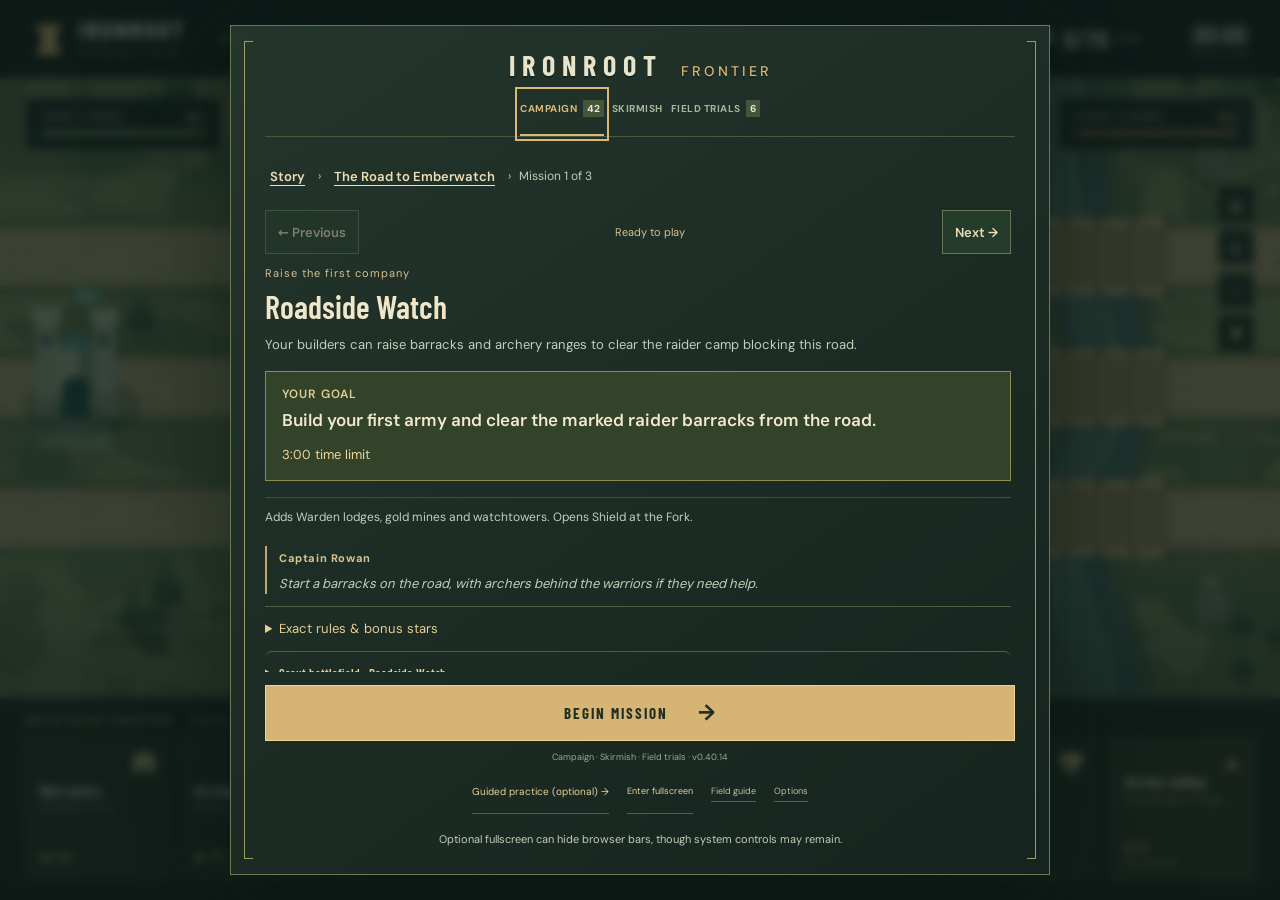
<file: index.html>
<!doctype html>
<html lang="en" data-runtime-version="ironroot-v0.40.14">
  <head>
    <meta charset="UTF-8" />
    <meta
      name="viewport"
      content="width=device-width, initial-scale=1, viewport-fit=cover"
    />
    <meta name="theme-color" content="#121d1b" />
    <meta
      name="description"
      content="Build an army, defend your citadel and fight across the frontier in this real-time strategy game."
    />
    <title>Ironroot Frontier · RTS</title>
    <link rel="manifest" href="./manifest.webmanifest" />
    <link rel="icon" href="./icon.svg" type="image/svg+xml" />
    <link rel="stylesheet" href="./styles.css" />
    <link rel="stylesheet" href="./report-view.css" />
    <link rel="stylesheet" href="./reward-feedback.css" />
  </head>
  <body>
    <div class="app" id="app">
      <header class="topbar" id="topbar">
        <a class="brand" href="./" aria-label="Ironroot Frontier home"
          ><span class="brand-mark">♜</span
          ><span>IRONROOT<small>F R O N T I E R</small></span></a
        >
        <div class="match-label">
          <span class="live-dot"></span>
          <span id="matchType">SOLO SKIRMISH</span>
          <span class="separator">/</span>
          <span id="opponentLabel">THE IRON MARSHAL</span>
        </div>
        <div class="resources">
          <div class="gold-block">
            <span class="coin">◆</span><b id="gold">420</b
            ><small id="income">+10 /s</small>
            <span id="goldChange" class="gold-change hidden" aria-hidden="true"></span>
          </div>
          <div class="army-block">
            <span>⚑</span><b id="army">0/70</b><small>ARMY</small>
          </div>
          <div class="clock-block">
            <b id="time">00:00</b><small id="battleClockLabel">BATTLE TIME</small>
          </div>
        </div>
      </header>
      <p id="armyCapacityStatus" class="sr-only" role="status"></p>
      <main class="battlefield" id="battlefield">
        <canvas
          id="battle"
          aria-label="Battlefield. Select a building below, then tap a green build slot to place it once. Hold Shift with a mouse click to keep building. Drag or middle mouse drag to explore. Right-click or Escape cancels placement. Arrow keys pan."
          tabindex="0"
        ></canvas>
        <div class="battle-top" id="battleTop">
          <div class="base-status yours">
            <span>YOUR CITADEL</span>
            <div class="hp-track"><i id="yourHp"></i></div>
            <b id="yourHpText">100%</b>
          </div>
          <div class="phase" id="phase">
            THE LONG REACH <small>THREE LANES · ONE FRONTIER</small>
          </div>
          <div class="base-status enemy">
            <span>ENEMY CITADEL</span>
            <div class="hp-track"><i id="enemyHp"></i></div>
            <b id="enemyHpText">100%</b>
          </div>
        </div>
        <div id="objectiveHUD" class="objective-hud hidden" role="region" aria-label="Mission objectives">
          <div id="objectiveContent" class="objective-content" role="region" aria-label="Objective details. Scroll to read more." tabindex="-1">
          <span id="objectiveIdentity" class="objective-identity hidden"></span>
          <b id="objectiveProgress"></b><span id="objectiveTime"></span>
          <div id="protectedTargets" class="protected-targets hidden" role="group" aria-label="Protected original structures; activate to focus camera"></div>
          <div id="minorReserveHUD" class="minor-reserve-hud hidden" role="group" aria-label="Optional north reserve">
            <button id="focusMinorReserve" class="protected-target minor-reserve-card" type="button" aria-describedby="minorReserveDescription">
              <span id="minorReserveTitle" class="protected-name"></span>
              <span id="minorReserveDetail" class="protected-health"></span>
              <span id="minorReserveLocation" class="protected-focus-hint">Focus north</span>
            </button>
            <span id="minorReserveDescription" class="sr-only"></span>
          </div>
          </div>
          <button id="compactBuild" class="compact-build" type="button" aria-controls="commandDeck" aria-expanded="false" aria-label="Open building controls">Build</button>
        </div>
        <div id="protectedAlert" class="sr-only" role="status" aria-live="polite" aria-atomic="true"></div>
        <div class="toolbelt" id="battleTools">
          <button
            id="pause"
            class="icon-button"
            title="Pause (Space)"
            aria-label="Pause game"
          >
            Ⅱ</button
          ><button
            id="speed"
            class="icon-button"
            title="Battle speed: 1×. Change to 1.5×"
            aria-label="Battle speed: 1×. Change to 1.5×"
          >
            1×</button
          ><button
            id="sound"
            class="icon-button muted"
            title="Sound effects"
            aria-label="Enable sound effects"
          >
            ♪</button
          ><button
            id="settings"
            class="icon-button"
            title="Options"
            aria-label="Open options"
          >
            ⚙
          </button>
        </div>
        <div class="map-note" id="mapNote">
          <span id="mapDefaultNote"><span class="key">DRAG</span> to explore
          <span class="note-dot">·</span> <span class="key">TAP</span> a
          building to manage it</span>
          <span id="fogMemoryHint" class="hidden">Dashed markers: last seen · Details in Pause</span>
        </div>
        <div id="toast" class="toast" role="status"></div>
        <div class="selection-panel hidden" id="selectionPanel">
          <div class="selection-heading">
            <span id="selectionIcon"></span>
            <div>
              <h3 id="selectionTitle"></h3>
              <p id="selectionDetail"></p>
            </div>
            <button id="closeSelection" aria-label="Close building details">
              ×
            </button>
          </div>
          <div class="selection-stats" id="selectionStats"></div>
          <p class="selection-description" id="selectionDescription"></p>
          <p class="selection-capacity hidden" id="selectionCapacity"></p>
          <div class="upgrade-preview" id="upgradePreview"></div>
          <div class="selection-actions">
            <button id="upgrade" class="gold-button" aria-describedby="upgradePreview">Upgrade</button
            ><button id="sell" class="secondary-button">Salvage</button>
          </div>
        </div>
        <p id="bridgeBattleStatus" class="sr-only hidden" aria-live="off"></p>
        <p id="citadelBattleStatus" class="sr-only hidden" aria-live="off"></p>
        <div class="bottom-map" id="mapControls">
          <button
            id="home"
            class="map-jump"
            title="Your base"
            aria-label="Go to your base"
          >
            ⌂</button
          ><canvas
            id="minimap"
            aria-label="Map overview. Tap to move the camera."
          ></canvas
          ><button
            id="front"
            class="map-jump"
            title="Follow frontline"
            aria-label="Follow the frontline"
          >
            ⚔
          </button>
        </div>
        <div
          id="controllerCursor"
          class="controller-cursor hidden"
          aria-hidden="true"
        >
          <span>A</span>
        </div>
      </main>
      <div id="protectedDock" class="protected-dock hidden"></div>
      <nav id="protectedNavigation" class="protected-navigation hidden" aria-label="Battle controls"></nav>
      <section class="command-deck" id="commandDeck" aria-label="Building controls">
        <section id="campaignTeaching" class="campaign-teaching hidden" aria-label="Campaign teaching">
          <div id="campaignCoach" class="campaign-coach hidden" role="status" aria-live="polite" tabindex="0" aria-label="Campaign hint. Scroll for more detail.">
            <strong id="coachNext" class="coach-next"></strong>
            <b id="coachTitle"></b><span id="coachText"></span>
          </div>
          <div id="coachActions" class="deck-tools teaching-actions">
            <button id="coachResume" class="hidden">Start battle</button>
            <button id="toggleCoach" class="hidden" aria-pressed="true">Hide hints</button>
          </div>
        </section>
        <div class="deck-heading" id="deckHeading">
          <span id="buildPrompt">BUILD YOUR FRONTIER</span
          ><small id="buildHelp"
            >Choose a building, then place it in your territory.</small
          ><button id="cancelBuild" class="hidden">Cancel ×</button>
        </div>
        <div class="deck-tools">
          <button id="coachReplay" class="hidden">Pause to learn</button>
          <button id="allBuildings" class="hidden" aria-expanded="false" aria-controls="buildCards">All buildings</button>
        </div>
        <div class="deck-body">
          <div class="build-cards" id="buildCards"></div>
          <button id="rally" class="rally-card" aria-label="Arrow volley. Area damage to troops." aria-describedby="rallyCost" aria-pressed="false">
            <span class="rally-icon">✦</span><b>Arrow volley</b
            ><small>Area damage to troops</small
            ><span class="rally-cost" id="rallyCost"
              >◆ 75 <em>25s cooldown</em></span
            >
          </button>
        </div>
      </section>
    </div>
    <div class="modal-backdrop pause-veil hidden" id="pauseVeil">
      <section class="pause-menu modal" role="dialog" aria-modal="true" aria-labelledby="pauseTitle" aria-describedby="pauseContext" aria-hidden="true">
        <header class="menu-heading">
          <div class="eyebrow">BATTLE MENU</div>
          <h2 id="pauseTitle">Paused</h2>
          <p id="pauseContext"></p>
        </header>
        <div class="pause-briefing">
          <h3 id="pauseBattleName"></h3>
          <p id="pauseObjective"></p>
          <details class="bridge-details" id="pauseArmyDetails">
            <summary id="pauseArmySummary">Army capacity</summary>
            <p id="pauseArmyStatus"></p>
          </details>
          <details id="pauseFogDetails" class="bridge-details fog-memory-details hidden">
            <summary id="pauseFogSummary">Last-seen details</summary>
            <p>Last-seen details are old observations, not confirmed current state. Crowded labels are omitted from the field. Positions run left to right along the known map.</p>
            <ul id="pauseFogList" aria-label="Last-seen enemy details"></ul>
          </details>
          <details id="pauseBridgeDetails" class="bridge-details hidden">
            <summary id="pauseBridgeTitle">Bridge control · experimental</summary>
            <p id="pauseBridgeStatus"></p>
            <p id="pauseBridgeRules"></p>
            <p id="pauseBridgeLegend">Map labels: Y = you, E = enemy, — = unowned, X = payout blocked. An arrow points to the side attempting a ground capture. Bridges are numbered from the top road.</p>
          </details>
        </div>
        <p id="pauseCitadelLegacy" class="rules-description hidden">This saved battle keeps earlier rules. Start a new battle from its briefing for citadel choices.</p>
          <button id="pauseCitadel" class="secondary-button hidden">Citadel upgrades<small id="pauseCitadelStatus"></small></button>
        <button id="resume" class="gold-button" data-dialog-focus>Resume battle <span aria-hidden="true">→</span></button>
        <div class="pause-utilities">
          <button id="pauseSettings" class="secondary-button">Options<small>Audio, display &amp; saves</small></button>
          <button id="help" class="secondary-button" aria-label="Open field guide">Field guide<small>Units, controls &amp; economy</small></button>
        </div>
        <p id="pauseSaveStatus" class="menu-status" role="status" aria-live="polite"></p>
        <div class="runtime-update hidden" data-runtime-update>
          <p id="pauseUpdateStatus" data-runtime-update-status role="status" aria-live="polite"></p>
          <button type="button" class="secondary-button" data-runtime-update-action aria-describedby="pauseUpdateStatus">Save &amp; update</button>
        </div>
        <p id="battleLimitWarning" class="battle-limit-warning hidden" role="status"></p>
        <div class="pause-exit-actions">
          <button id="saveExit" class="secondary-button">Save &amp; return to title</button>
          <button id="restartBattle" class="text-button">Restart battle…</button>
        </div>
      </section>
    </div>
    <div class="modal-backdrop citadel-backdrop hidden" id="citadelModal">
      <section class="citadel-menu modal" role="dialog" aria-modal="true" aria-labelledby="citadelTitle" aria-describedby="citadelReadiness citadelPauseNote" aria-hidden="true">
        <header class="menu-heading"><div class="eyebrow">OPTIONAL CITADEL CHOICE</div><h2 id="citadelTitle" tabindex="0" data-dialog-focus>Citadel upgrades</h2>
          <p id="citadelPauseNote">Home citadel upgrades. Battle paused. Resume to advance time, earn gold and recover health.</p>
        </header>
        <p id="citadelReadiness" class="citadel-readiness"></p>
        <p>Choose <strong>one option for this battle</strong>. Each costs <strong>190 gold</strong>. The choice cannot be sold or swapped. Keeping your gold for troops is also an option.</p>
        <div class="citadel-choices">
          <section class="citadel-choice"><h3>Extra Arrow</h3><p>Each citadel shot adds a half-strength arrow at a <strong>different enemy</strong> in range: 16 damage, or 9 after 5:00. The main shot, firing speed and range stay the same. A lone enemy receives no extra shot.</p><button id="buyCitadelArrows" class="gold-button" aria-describedby="citadelReadiness">Choose Extra Arrow · 190 gold</button></section>
          <section class="citadel-choice"><h3>Regeneration</h3><p>Recover <strong>3 HP/sec</strong> after <strong>8 seconds without citadel damage</strong>, and at least 8 seconds after buying. New damage restarts the wait. Heals up to ordinary maximum health, with no instant heal or lifetime limit. Stops during timed citadel decay.</p><button id="buyCitadelRegen" class="gold-button" aria-describedby="citadelReadiness">Choose Regeneration · 190 gold</button></section>
        </div>
        <div class="citadel-observation"><h3>Your citadel</h3><p id="citadelPlayerStatus"></p><h3>Enemy citadel</h3><p id="citadelEnemyStatus"></p></div>
        <details class="citadel-ai"><summary>How the enemy chooses</summary><p id="citadelAIPolicy"></p></details>
        <p id="citadelPurchaseStatus" class="menu-status" role="status" aria-live="polite"></p>
        <p id="citadelSaveWarning" class="menu-status save-warning hidden" role="alert" tabindex="-1"></p>
        <button id="citadelRetrySave" class="secondary-button hidden">Retry saving choice</button>
        <div class="citadel-actions"><button id="citadelBack" class="secondary-button">Back to pause menu</button><button id="citadelResume" class="gold-button">Resume battle</button></div>
      </section>
    </div>
    <div class="viewport-pause hidden" id="viewportModal">
      <section role="dialog" aria-modal="true" aria-labelledby="viewportTitle" aria-describedby="viewportReason" aria-hidden="true">
        <div class="viewport-message" role="region" tabindex="0" aria-labelledby="viewportTitle"><h2 id="viewportTitle">Battle paused for screen size</h2><p id="viewportReason">Rotate your device or enlarge the window. Your battle stays paused.</p><p id="viewportSaveStatus" role="status"></p></div>
        <div class="viewport-actions"><button id="viewportResume" class="gold-button" disabled>Resume battle</button><button id="viewportExit" class="secondary-button" data-dialog-focus>Save &amp; return to title</button></div>
      </section>
    </div>
    <div class="modal-backdrop" id="welcome">
      <section
        class="welcome modal campaign-mode"
        role="dialog"
        aria-modal="true"
        aria-labelledby="welcomeTitle"
      >
        <div class="eyebrow">A REAL-TIME TUG OF WAR</div>
        <div class="welcome-sigil">♜</div>
        <h1 id="welcomeTitle">IRONROOT<span>FRONTIER</span></h1>
        <p class="welcome-copy">
          Build your army and break through<br />to the enemy citadel.
        </p>
        <div class="welcome-rule"></div>
        <div class="mode-tabs">
          <button class="active" data-mode="campaign" aria-pressed="true">CAMPAIGN <span id="campaignCount">23</span></button
          ><button data-mode="skirmish" aria-pressed="false">SKIRMISH</button
          ><button data-mode="challenges">FIELD TRIALS <span>6</span></button>
        </div>
        <div id="skirmishConfig" class="hidden">
          <div class="mode-label">CHOOSE YOUR OPPONENT</div>
          <div class="difficulty-choices">
            <button class="active" data-difficulty="easy" aria-pressed="true">
              <b>The Outrider</b><small>Easy</small></button
            ><button data-difficulty="normal" aria-pressed="false">
              <b>The Marshal</b><small>Normal</small></button
            ><button data-difficulty="hard" aria-pressed="false">
              <b>The Warlord</b><small>Hard</small>
            </button>
          </div>
          <details class="map-picker" id="mapPicker">
            <summary id="mapPickerToggle">
              Battlefield <b id="selectedMapName">Classic</b>
            </summary>
            <div
              class="map-choices"
              id="mapChoices"
              aria-label="Choose battlefield"
            ></div>
            <p class="map-description" id="mapDescription"></p>
          </details>
          <label class="skirmish-rules-label" for="skirmishRules">Endgame
            <select id="skirmishRules" aria-describedby="skirmishRulesSummary">
              <option value="frontier-air-local-open">Open endgame</option>
              <option value="frontier-air-local-timed">Timed endgame</option>
            </select>
          </label>
          <p id="skirmishRulesSummary" class="rules-description"></p>
          <label class="skirmish-bridge-label" for="skirmishBridgeIncome">
            <input type="checkbox" id="skirmishBridgeIncome" aria-describedby="skirmishBridgeDescription" />
            <span>Bridge control income <small>Experimental · off by default</small></span>
          </label>
          <label class="skirmish-bridge-label" for="skirmishFog">
            <input type="checkbox" id="skirmishFog" aria-describedby="skirmishFogAvailability skirmishFogDescription" />
            <span>Fog of war <small>Experimental · off by default</small></span>
          </label>
          <p id="skirmishFogAvailability" class="rules-description"></p>
          <details class="skirmish-details" id="skirmishDetails">
            <summary>Battle rules &amp; details</summary>
            <h3>Endgame</h3>
            <p id="skirmishRulesDescription" class="rules-description"></p>
            <h3>Bridge control income</h3>
            <p id="skirmishBridgeDescription" class="rules-description"></p>
            <h3>Fog of war</h3>
            <p id="skirmishFogDescription" class="rules-description"></p>
            <h3>Citadel upgrades</h3>
            <p class="rules-description">Click or tap your home citadel to open Citadel upgrades, or use the pause menu. Spend 190 gold once on Extra Arrow or Regeneration, or keep the gold for your army.</p>
            <p class="rules-description">Saved battles keep their original rules.</p>
          </details>
        </div>
        <p class="skirmish-scroll-hint">Scroll to browse setup ↕</p>
        <div id="campaignConfig">
          <nav class="campaign-path" aria-label="Campaign navigation">
            <button id="campaignStoryNav">Story</button><span aria-hidden="true">›</span>
            <button id="campaignChapterNav"></button><span aria-hidden="true" data-mission-path>›</span>
            <span id="campaignMissionPosition" data-mission-path aria-current="page"></span>
          </nav>
          <section id="campaignStoryPage" class="hidden" aria-labelledby="campaignStoryTitle">
            <p class="campaign-kicker">THE STORY</p>
            <h2 id="campaignStoryTitle" tabindex="-1">The Ironroot Campaign</h2>
            <p class="campaign-story-copy">Rally the valley to reopen the sealed northern road, carry its signal over the mountains, and open the roads beyond the Crownworks.</p>
            <button id="campaignReturnMission" class="campaign-return">Return to your briefing →</button>
            <h3>Choose a chapter</h3>
            <div class="campaign-chapters" id="campaignChapters" aria-label="Chapters"></div>
            <details class="campaign-progress">
              <summary>Campaign progress</summary>
              <p id="campaignProgressText"></p>
              <p id="campaignIntroProgressText"></p>
            </details>
          </section>
          <section id="campaignChapterPage" class="hidden" aria-labelledby="campaignChapterTitle">
            <p class="campaign-kicker" id="campaignChapterLabel"></p>
            <h2 class="campaign-chapter-title" id="campaignChapterTitle" tabindex="-1"></h2>
            <p class="campaign-chapter-story" id="campaignChapterStory"></p>
            <p id="campaignChapterProgress" class="campaign-chapter-progress"></p>
            <h3>Choose a mission</h3>
            <div class="campaign-missions" id="campaignMissions" aria-label="Missions in this chapter"></div>
          </section>
          <section class="campaign-brief" id="campaignMissionPage" aria-labelledby="campaignMissionTitle">
            <div class="campaign-mission-nav" aria-label="Browse missions">
              <button id="campaignPrevious">← Previous</button>
              <span id="campaignMissionStatus"></span>
              <button id="campaignNext">Next →</button>
            </div>
            <p class="campaign-kicker" id="campaignMissionSubtitle"></p>
            <h2 id="campaignMissionTitle" tabindex="-1"></h2>
            <p id="campaignMissionDescription"></p>
            <div class="campaign-goal" aria-labelledby="campaignGoalLabel">
              <h3 id="campaignGoalLabel">Your goal</h3>
              <p id="campaignGoal"></p>
              <ul id="campaignGoalFacts"></ul>
              <p id="campaignProtection" class="hidden"></p>
            </div>
            <p class="campaign-unlock" id="campaignUnlock"></p>
            <div class="campaign-dialogue">
              <b id="campaignSpeaker"></b>
              <p id="campaignDialogue"></p>
            </div>
            <details id="campaignRules">
              <summary>Exact rules &amp; bonus stars</summary>
              <p class="challenge-objective" id="campaignObjective"></p>
              <ul id="campaignBriefing"></ul>
              <p class="campaign-medals" id="campaignMedals"></p>
            </details>
            <details class="campaign-scout" id="campaignScout">
              <summary id="campaignScoutToggle">Scout battlefield</summary>
              <div id="campaignScoutReport"></div>
            </details>
            <details id="campaignHintDetails">
              <summary>Commander’s hint</summary>
              <p id="campaignHint"></p>
            </details>
            <button id="skipIntroduction" class="text-button hidden">Return to current campaign</button>
          </section>
        </div>
        <div id="challengeConfig" class="hidden">
          <div class="challenge-choices" id="challengeChoices"></div>
          <div class="challenge-brief">
            <div class="challenge-heading">
              <h3 id="challengeName"></h3>
              <span id="challengeMedal"></span>
            </div>
            <p id="challengeDescription"></p>
            <p class="challenge-objective" id="challengeObjective"></p>
            <ul id="challengeBriefing"></ul>
            <details><summary>Scout the roads</summary><div id="challengeScouting"></div></details>
            <details>
              <summary>Commander’s hint</summary>
              <p id="challengeHint"></p>
            </details>
          </div>
        </div>
        <p id="briefingRestartStatus" class="save-warning hidden" role="status"></p>
        <button class="start-button" id="start">
          BEGIN MISSION <span>→</span>
        </button>
        <p class="save-status hidden" id="saveStatus" role="status"></p>
        <button id="exportUnreadableBattle" class="text-button hidden">Download original save</button>
        <div class="runtime-update hidden" data-runtime-update>
          <p id="welcomeUpdateStatus" data-runtime-update-status role="status" aria-live="polite"></p>
          <button type="button" class="secondary-button" data-runtime-update-action aria-describedby="welcomeUpdateStatus">Update game</button>
        </div>
        <p class="welcome-foot">Campaign · Skirmish · Field trials · v0.40.14</p>
        <div class="welcome-links">
          <a class="text-button training-link" id="welcomeTraining" href="./training.html" aria-label="Optional guided practice. Learn without changing your saved battle">Guided practice (optional) →</a>
          <button class="text-button" id="welcomeFullscreen" type="button" data-fullscreen aria-pressed="false" aria-describedby="welcomeFullscreenStatus">Enter fullscreen</button>
          <button class="text-button" id="welcomeHelp">
            Field guide</button
          ><button class="text-button" id="welcomeSettings">
            Options
          </button><button class="text-button hidden" id="lastResult">Last battle report</button>
          <p id="welcomeFullscreenStatus" class="welcome-fullscreen-status" data-fullscreen-status role="status">Fullscreen is optional and depends on your browser and device.</p>
        </div>
      </section>
    </div>
    <div class="modal-backdrop hidden" id="helpModal">
      <section
        class="guide modal"
        role="dialog"
        aria-modal="true"
        aria-labelledby="guideTitle"
      >
        <button
          class="modal-close"
          id="closeHelp"
          aria-label="Close field guide"
        >
          ×
        </button>
        <div class="eyebrow">THE COMMANDER'S FIELD GUIDE</div>
        <h2 id="guideTitle">How to play</h2>
        <p class="guide-intro">
          Build and upgrade your army’s buildings to destroy the enemy citadel;
          your troops march and fight automatically.
        </p>
        <div class="guide-grid">
          <article>
            <span>01</span>
            <h3>Build your army</h3>
            <p>
              Use the gold that arrives over time to place troop buildings on green slots;
              their troops march down the nearest lane.
            </p>
          </article>
          <article>
            <span>02</span>
            <h3>Combine troop types</h3>
            <p>
              Protect archers with warriors while wizards hit groups of ground troops.
              Against towers, bring siege; against gryphons that bypass melee,
              bring archers.
            </p>
          </article>
          <article>
            <span>03</span>
            <h3>Commit to a lane</h3>
            <p>
              Build several troop buildings in one lane, or spread them across lanes.
              Forward buildings reinforce faster, but are exposed.
            </p>
          </article>
          <article>
            <span>04</span>
            <h3>Support your troops</h3>
            <p>
              Towers buy time, but don't heal. Upgrade surviving buildings,
              invest in gold mines, or use an arrow volley to thin enemy troops.
            </p>
          </article>
        </div>
        <div class="guide-tip">
          <b>A war of attrition.</b> Towers can be worn down by continuous
          waves. After 5 minutes, production accelerates. Only in timed endgame,
          both citadels begin to crumble after 7 minutes. Open endgame has no timed citadel decay.
        </div>
        <p class="controls">
          <b>Mouse:</b> Left-click to place once or select · Shift-click to keep building · Drag or middle mouse drag to pan · Right-click to cancel placement<br />
          <b>Touch:</b> Tap to build once, then choose again · Drag to pan · Tap the minimap to jump<br /><b
            >Keyboard:</b
          >
          <span id="buildingKeyHelp"></span><br /><span id="battleKeyHelp"></span>
        </p>
        <p class="controls">Fullscreen is in Options, available from the title screen or pause menu. Use Tab then Enter or Space to activate its button. Browser and device support varies; Esc exits fullscreen.</p>
        <p class="controls" id="controllerHelp">
          <b>Controller · experimental:</b> Left stick moves the cursor, right
          stick pans. A confirms, B cancels, LB/RB chooses buildings, X opens
          HUD focus, Y arms Arrow volley, Start pauses. D-pad navigates controls. LT
          slows the cursor. Connect a standard controller and press a button.
          Physical hardware validation is ongoing.
        </p>
        <details class="codex-section" id="rosterGuide">
          <summary id="rosterGuideToggle">
            <span>Units &amp; economy</span
            ><small>Stats, counters and costs</small>
          </summary>
          <div class="codex-content">
            <p class="codex-note map-reference-note">
              Skirmish offers three physical battlefields: Classic has three
              roads and 24 sites per side. Long March adds a longer neutral
              crossing. Twin Span has two roads and 16 sites per side. Troop
              statistics and income rules stay the same. Chapters 1–4 and field trials use Classic. Chapter 5 also uses
              Long March and Twin Span. Shared Crossing in Chapter 6 uses Classic with cumulative bridge control and no bridge gold bonus.
            </p>
            <section id="flightGuide" class="flight-guide hidden"><h3 id="flightGuideTitle"></h3><p id="flightGuideText"></p></section>
          <p id="codexScope" class="codex-note"></p>
            <p id="codexCaveat" class="codex-note"></p>
            <h3 class="codex-heading">Troops</h3>
            <p class="codex-note">
              Select a portrait for stats, counters and production costs. Range
              and speed use world units.
            </p>
            <div class="codex-grid" id="unitCodex"></div>
            <h3 class="codex-heading">Towers &amp; mines</h3>
            <div class="codex-grid" id="structureCodex"></div>
            <details class="codex-economy">
              <summary>Gold, upgrades &amp; overtime</summary>
              <div class="codex-body" id="economyCodex"></div>
            </details>
          </div>
        </details>
        <button id="guideDone" class="gold-button">Close field guide</button>
      </section>
    </div>
    <div class="modal-backdrop hidden" id="settingsModal">
      <section
        class="settings-modal modal"
        role="dialog"
        aria-modal="true"
        aria-labelledby="settingsTitle"
      >
        <button
          class="modal-close"
          id="closeSettings"
          aria-label="Close options"
        >
          ×
        </button>
        <header class="menu-heading">
          <div class="eyebrow">GAME SETTINGS</div>
          <h2 id="settingsTitle">Options</h2>
          <p id="settingsContext">Changes apply immediately.</p>
        </header>
        <div class="settings-content">
        <button id="settingsFullscreen" class="secondary-button" type="button" data-fullscreen aria-pressed="false" aria-describedby="fullscreenStatus">Enter fullscreen</button>
        <p id="fullscreenStatus" class="controls" data-fullscreen-status role="status">Fullscreen depends on your browser and device. Esc exits fullscreen.</p>
        <div class="settings-grid">
          <label class="setting-row"
            ><span>Enable audio<small>Music and sound effects</small></span
            ><input id="audioEnabled" type="checkbox" /></label
          ><label class="setting-row"
            ><span>Music<small>Music that follows the battle</small></span
            ><input id="musicEnabled" type="checkbox" /></label
          ><label class="setting-row"
            ><span
              >Sound effects<small
                >Construction, combat and commands</small
              ></span
            ><input id="sfxEnabled" type="checkbox" /></label
          ><label class="setting-row volume-row"
            ><span>Master volume <b id="volumeValue">50%</b></span
            ><input
              id="masterVolume"
              type="range"
              min="0"
              max="100"
              step="1"
              aria-label="Master volume" /></label
          ><label class="setting-row volume-row"
            ><span>Music volume <b id="musicVolumeValue">70%</b></span
            ><input
              id="musicVolume"
              type="range"
              min="0"
              max="100"
              step="1"
              aria-label="Music volume" /></label
          ><label class="setting-row volume-row"
            ><span>Effects volume <b id="sfxVolumeValue">85%</b></span
            ><input
              id="sfxVolume"
              type="range"
              min="0"
              max="100"
              step="1"
              aria-label="Effects volume" /></label
          ><label class="setting-row"
            ><span>Reduced motion<small>Disable screen shake and flying debris</small></span
            ><input id="reduceMotion" type="checkbox" /></label
          ><label class="setting-row"
            ><span>Effect detail<small>Choose Low for slower devices</small></span
            ><select id="effectQuality">
              <option value="high">High</option>
              <option value="low">Low</option>
            </select></label
          >
        </div>
        <p id="preferenceSaveWarning" class="save-warning hidden" role="status"></p>
        <button id="retryPreferences" class="secondary-button hidden">Retry saving preferences</button>
        <details class="history-details" id="keyboardSettings">
          <summary>Battle keyboard controls</summary>
          <p>Shortcuts use physical key positions, so the labels may differ on non-US keyboards. Build slots follow the current battle’s roster and earned unlocks.</p>
          <p>Choose Change, then press a letter, digit, numpad digit, arrow or Space. Clear leaves an action unbound. Esc cancels capture; Tab moves on. Esc, Tab, Enter, modifier combinations and system keys are reserved. Only camera panning repeats while held.</p>
          <p>Optional guided practice retains its default controls. These settings apply to campaign, coaching and skirmishes in the main game.</p>
          <div id="keyboardRows"></div>
          <p id="keyboardStatus" role="status" aria-live="polite"></p>
          <button id="keyboardDefaults" type="button" class="secondary-button">Restore keyboard defaults</button>
        </details>
        <details class="history-details" id="controllerSettings">
          <summary>Controller controls · experimental</summary>
          <p id="controllerStatus">
            Connect a standard controller and press a button.
          </p>
          <p>
            Left stick: cursor · Right stick: pan · A: confirm/place · B: back ·
            X: HUD focus · Y: arrow volley · LB/RB: buildings · D-pad: navigate
            controls · Start: pause · View: home · Left stick press: follow ·
            LT: precision.
          </p>
          <p>
            In menus, use the stick or D-pad to select a control, then press A.
            Left/right adjusts sliders and choices. Touch and keyboard remain
            available. Physical controller testing is ongoing.
          </p>
        </details>
        <section
          id="profileRecovery"
          class="profile-recovery hidden"
          aria-label="Profile recovery"
        >
          <h3>Keep this session safe</h3>
          <p id="profileRecoveryMessage" role="alert"></p>
          <p>
            This tab will not write over a changed or partially restored
            profile. Keep it open while recovering. Reload replaces this tab’s
            retained battle with the verified saved profile. You can export the
            in-memory session first.
          </p>
          <button id="exportRecovery" class="secondary-button">
            Export in-memory session
          </button>
          <button id="retryProfileFinish" class="secondary-button hidden">
            Retry finalization
          </button>
          <button id="resumeRecovery" class="secondary-button hidden">
            Keep retained session
          </button>
          <button id="profileReload" class="gold-button">
            Reload saved profile
          </button>
        </section>
        <details class="history-details backup-details">
          <summary>Save backups</summary>
          <p>
            Download a portable JSON copy. Importing replaces this browser’s
            campaign stars, trial records, preferences, history and saved
            battle. Files stay on your device.
          </p>
          <label class="backup-check"
            ><input id="backupIncludeBattle" type="checkbox" checked /> Include
            saved battle</label
          >
          <div class="backup-actions">
            <button id="exportRetained" class="secondary-button">Export in-memory session</button>
            <button id="exportBackup" class="secondary-button">
              Export backup</button
            ><button id="importBackup" class="secondary-button">
              Choose backup to import
            </button>
          </div>
          <input
            id="backupFile"
            type="file"
            accept=".json,application/json"
            class="hidden"
            aria-label="Choose Ironroot backup file"
          />
          <p id="backupStatus" role="status"></p>
        </details>
        <details class="history-details">
          <summary>Recent battles</summary>
          <p id="historySaveWarning" class="save-warning hidden" role="status"></p>
          <button id="retryHistory" class="secondary-button hidden">Retry saving history</button>
          <div id="battleHistory"></div>
        </details>
        <p class="settings-note">
          Preferences, saved battles and medals stay on this browser or device.
          No account or tracking.
        </p>
        <details class="history-details credits-details" id="creditsDetails">
          <summary>Credits &amp; font licenses</summary>
          <p>
            Ironroot Frontier’s original 2D art and music are generated by code. Barlow Condensed and DM Sans are
            locally bundled under the SIL Open Font License 1.1. Their complete
            notices are below and included with this distribution.
          </p>
          <pre
            class="font-license"
            id="fontLicenseText"
            tabindex="0"
            aria-label="Complete font copyright and license notices"
          >
IRONROOT FRONTIER - THIRD-PARTY FONT NOTICES

Barlow Condensed and DM Sans are licensed under SIL Open Font License 1.1.
The complete, unabridged upstream copyright notices and licenses follow.
This license applies to these fonts, not to the game code or original art.

Prepared from the official Google Fonts repository, commit:
24ddc1f324cac5d9f5aedca126d298f56e3f1640
https://github.com/google/fonts/tree/24ddc1f324cac5d9f5aedca126d298f56e3f1640

Barlow Condensed 1.408: Jeremy Tribby / The Barlow Project Authors.
Upstream project: https://github.com/jpt/barlow
Four normal faces: 500, 600, 700 and 800.
DM Sans 4.004: Colophon Foundry / The DM Sans Project Authors.
Upstream project: https://github.com/googlefonts/dm-fonts
One normal variable face: weights 400 through 700.

Local modifications: Latin/UI glyph subsetting and WOFF2 conversion.
DM Sans optical size is pinned to upstream default 9; weight is limited
to 400-700. Hinting, layout features, family names, and original embedded
copyright/license notices are retained. DM Sans variable reparameterizing
introduces less than one font unit of measured coordinate rounding.
Neither included license specifies a Reserved Font Name. No endorsement
by the original authors is implied. Fonts are not sold separately.

================ BARLOW CONDENSED: ORIGINAL LICENSE ================

Copyright 2017 The Barlow Project Authors (https://github.com/jpt/barlow)

This Font Software is licensed under the SIL Open Font License, Version 1.1.
This license is copied below, and is also available with a FAQ at:
http://scripts.sil.org/OFL


-----------------------------------------------------------
SIL OPEN FONT LICENSE Version 1.1 - 26 February 2007
-----------------------------------------------------------

PREAMBLE
The goals of the Open Font License (OFL) are to stimulate worldwide
development of collaborative font projects, to support the font creation
efforts of academic and linguistic communities, and to provide a free and
open framework in which fonts may be shared and improved in partnership
with others.

The OFL allows the licensed fonts to be used, studied, modified and
redistributed freely as long as they are not sold by themselves. The
fonts, including any derivative works, can be bundled, embedded, 
redistributed and/or sold with any software provided that any reserved
names are not used by derivative works. The fonts and derivatives,
however, cannot be released under any other type of license. The
requirement for fonts to remain under this license does not apply
to any document created using the fonts or their derivatives.

DEFINITIONS
&quot;Font Software&quot; refers to the set of files released by the Copyright
Holder(s) under this license and clearly marked as such. This may
include source files, build scripts and documentation.

&quot;Reserved Font Name&quot; refers to any names specified as such after the
copyright statement(s).

&quot;Original Version&quot; refers to the collection of Font Software components as
distributed by the Copyright Holder(s).

&quot;Modified Version&quot; refers to any derivative made by adding to, deleting,
or substituting -- in part or in whole -- any of the components of the
Original Version, by changing formats or by porting the Font Software to a
new environment.

&quot;Author&quot; refers to any designer, engineer, programmer, technical
writer or other person who contributed to the Font Software.

PERMISSION &amp; CONDITIONS
Permission is hereby granted, free of charge, to any person obtaining
a copy of the Font Software, to use, study, copy, merge, embed, modify,
redistribute, and sell modified and unmodified copies of the Font
Software, subject to the following conditions:

1) Neither the Font Software nor any of its individual components,
in Original or Modified Versions, may be sold by itself.

2) Original or Modified Versions of the Font Software may be bundled,
redistributed and/or sold with any software, provided that each copy
contains the above copyright notice and this license. These can be
included either as stand-alone text files, human-readable headers or
in the appropriate machine-readable metadata fields within text or
binary files as long as those fields can be easily viewed by the user.

3) No Modified Version of the Font Software may use the Reserved Font
Name(s) unless explicit written permission is granted by the corresponding
Copyright Holder. This restriction only applies to the primary font name as
presented to the users.

4) The name(s) of the Copyright Holder(s) or the Author(s) of the Font
Software shall not be used to promote, endorse or advertise any
Modified Version, except to acknowledge the contribution(s) of the
Copyright Holder(s) and the Author(s) or with their explicit written
permission.

5) The Font Software, modified or unmodified, in part or in whole,
must be distributed entirely under this license, and must not be
distributed under any other license. The requirement for fonts to
remain under this license does not apply to any document created
using the Font Software.

TERMINATION
This license becomes null and void if any of the above conditions are
not met.

DISCLAIMER
THE FONT SOFTWARE IS PROVIDED &quot;AS IS&quot;, WITHOUT WARRANTY OF ANY KIND,
EXPRESS OR IMPLIED, INCLUDING BUT NOT LIMITED TO ANY WARRANTIES OF
MERCHANTABILITY, FITNESS FOR A PARTICULAR PURPOSE AND NONINFRINGEMENT
OF COPYRIGHT, PATENT, TRADEMARK, OR OTHER RIGHT. IN NO EVENT SHALL THE
COPYRIGHT HOLDER BE LIABLE FOR ANY CLAIM, DAMAGES OR OTHER LIABILITY,
INCLUDING ANY GENERAL, SPECIAL, INDIRECT, INCIDENTAL, OR CONSEQUENTIAL
DAMAGES, WHETHER IN AN ACTION OF CONTRACT, TORT OR OTHERWISE, ARISING
FROM, OUT OF THE USE OR INABILITY TO USE THE FONT SOFTWARE OR FROM
OTHER DEALINGS IN THE FONT SOFTWARE.

================ DM SANS: ORIGINAL LICENSE ================

Copyright 2014 The DM Sans Project Authors (https://github.com/googlefonts/dm-fonts)

This Font Software is licensed under the SIL Open Font License, Version 1.1.
This license is copied below, and is also available with a FAQ at:
https://scripts.sil.org/OFL


-----------------------------------------------------------
SIL OPEN FONT LICENSE Version 1.1 - 26 February 2007
-----------------------------------------------------------

PREAMBLE
The goals of the Open Font License (OFL) are to stimulate worldwide
development of collaborative font projects, to support the font creation
efforts of academic and linguistic communities, and to provide a free and
open framework in which fonts may be shared and improved in partnership
with others.

The OFL allows the licensed fonts to be used, studied, modified and
redistributed freely as long as they are not sold by themselves. The
fonts, including any derivative works, can be bundled, embedded, 
redistributed and/or sold with any software provided that any reserved
names are not used by derivative works. The fonts and derivatives,
however, cannot be released under any other type of license. The
requirement for fonts to remain under this license does not apply
to any document created using the fonts or their derivatives.

DEFINITIONS
&quot;Font Software&quot; refers to the set of files released by the Copyright
Holder(s) under this license and clearly marked as such. This may
include source files, build scripts and documentation.

&quot;Reserved Font Name&quot; refers to any names specified as such after the
copyright statement(s).

&quot;Original Version&quot; refers to the collection of Font Software components as
distributed by the Copyright Holder(s).

&quot;Modified Version&quot; refers to any derivative made by adding to, deleting,
or substituting -- in part or in whole -- any of the components of the
Original Version, by changing formats or by porting the Font Software to a
new environment.

&quot;Author&quot; refers to any designer, engineer, programmer, technical
writer or other person who contributed to the Font Software.

PERMISSION &amp; CONDITIONS
Permission is hereby granted, free of charge, to any person obtaining
a copy of the Font Software, to use, study, copy, merge, embed, modify,
redistribute, and sell modified and unmodified copies of the Font
Software, subject to the following conditions:

1) Neither the Font Software nor any of its individual components,
in Original or Modified Versions, may be sold by itself.

2) Original or Modified Versions of the Font Software may be bundled,
redistributed and/or sold with any software, provided that each copy
contains the above copyright notice and this license. These can be
included either as stand-alone text files, human-readable headers or
in the appropriate machine-readable metadata fields within text or
binary files as long as those fields can be easily viewed by the user.

3) No Modified Version of the Font Software may use the Reserved Font
Name(s) unless explicit written permission is granted by the corresponding
Copyright Holder. This restriction only applies to the primary font name as
presented to the users.

4) The name(s) of the Copyright Holder(s) or the Author(s) of the Font
Software shall not be used to promote, endorse or advertise any
Modified Version, except to acknowledge the contribution(s) of the
Copyright Holder(s) and the Author(s) or with their explicit written
permission.

5) The Font Software, modified or unmodified, in part or in whole,
must be distributed entirely under this license, and must not be
distributed under any other license. The requirement for fonts to
remain under this license does not apply to any document created
using the Font Software.

TERMINATION
This license becomes null and void if any of the above conditions are
not met.

DISCLAIMER
THE FONT SOFTWARE IS PROVIDED &quot;AS IS&quot;, WITHOUT WARRANTY OF ANY KIND,
EXPRESS OR IMPLIED, INCLUDING BUT NOT LIMITED TO ANY WARRANTIES OF
MERCHANTABILITY, FITNESS FOR A PARTICULAR PURPOSE AND NONINFRINGEMENT
OF COPYRIGHT, PATENT, TRADEMARK, OR OTHER RIGHT. IN NO EVENT SHALL THE
COPYRIGHT HOLDER BE LIABLE FOR ANY CLAIM, DAMAGES OR OTHER LIABILITY,
INCLUDING ANY GENERAL, SPECIAL, INDIRECT, INCIDENTAL, OR CONSEQUENTIAL
DAMAGES, WHETHER IN AN ACTION OF CONTRACT, TORT OR OTHERWISE, ARISING
FROM, OUT OF THE USE OR INABILITY TO USE THE FONT SOFTWARE OR FROM
OTHER DEALINGS IN THE FONT SOFTWARE.
</pre
          >
        </details>
        </div>
        <footer class="settings-footer">
          <button id="settingsDone" class="gold-button">Done</button>
        </footer>
      </section>
    </div>
    <div class="modal-backdrop hidden" id="restartModal">
      <section class="menu-confirm modal" role="dialog" aria-modal="true" aria-labelledby="restartTitle" aria-describedby="restartDescription" aria-hidden="true">
        <div class="eyebrow">A FRESH ATTEMPT</div>
        <h2 id="restartTitle">Restart battle?</h2>
        <p id="restartDescription">This replaces your unfinished battle and its checkpoint. Campaign progress, medals, preferences and completed battle history are kept.</p>
        <p id="restartStatus" class="menu-status" role="status"></p>
        <div class="menu-confirm-actions">
          <button id="cancelRestart" class="gold-button" data-dialog-focus>Cancel</button>
          <button id="confirmRestart" class="secondary-button">Restart battle</button>
        </div>
      </section>
    </div>
    <div class="modal-backdrop hidden" id="resultModal">
      <section
        class="result modal"
        role="dialog"
        aria-modal="true"
        aria-labelledby="resultTitle"
      >
        <div class="result-body" id="resultBody">
        <div class="eyebrow" id="resultEyebrow">BATTLE WON</div>
        <div class="result-sigil" id="resultSigil">⚑</div>
        <h2 id="resultTitle">VICTORY</h2>
        <p id="resultCopy">Your army broke the enemy citadel.</p>
        <section id="resultFacts" class="result-facts hidden" aria-label="Final battle snapshot"></section>
        <ul id="resultProtectedLoss" class="result-protected-loss hidden" aria-label="Protected structure losses"></ul>
        <div id="resultObjectives" class="result-objectives hidden"></div>
        <p id="progressSaveWarning" class="save-warning hidden" role="status">
          Progress could not be saved on this browser. Keep this page open and
          free some storage before leaving.
        </p>
        <div class="result-stats">
          <div><b id="resultTime"></b><span>BATTLE TIME</span></div>
          <div><b id="resultKills"></b><span>ENEMIES FELLED</span></div>
          <div><b id="resultBuilt"></b><span>BUILDINGS RAISED</span></div>
        </div>
        <p id="resultHistoryWarning" class="save-warning hidden" role="status"></p>
        <p id="resultRestartStatus" class="save-warning hidden" role="status"></p>
        <button id="retryResultHistory" class="secondary-button hidden">Retry saving history</button>
        <div id="resultReport" class="hidden"></div>
        <p id="resultReportIssue" class="save-warning hidden" role="status"></p>
        </div>
        <div class="result-actions">
        <button id="playAgain" class="start-button" data-dialog-focus>
          NEW SKIRMISH <span>→</span></button
        ><button id="replayMission" class="secondary-button hidden">Replay for more stars</button
        ><button id="resultMenu" class="text-button">Return to title</button
        ><button id="inspectBattle" class="text-button">
          Inspect the battlefield
        </button>
        </div>
      </section>
    </div>
    <div class="modal-backdrop hidden" id="backupModal">
      <section
        class="backup-modal modal"
        role="dialog"
        aria-modal="true"
        aria-labelledby="backupTitle"
      >
        <div class="eyebrow">SAVE BACKUP</div>
        <h2 id="backupTitle">Restore this backup?</h2>
        <p id="backupSummary"></p>
        <p class="backup-warning">
          This replaces this browser’s campaign stars, trial records, preferences,
          battle history and saved battle, including your current battle.
          Export a backup first to keep your current progress.
        </p>
        <p>Close other Ironroot tabs before restoring a backup.</p>
        <label id="backupRecoveryRow" class="backup-check hidden"
          ><input id="backupRecoveryConsent" type="checkbox" /> Other Ironroot
          tabs are closed. Replace the unfinished restoration with this
          backup.</label
        >
        <p id="backupImportStatus" role="alert"></p>
        <button id="cancelImport" class="secondary-button">Cancel</button
        ><button id="confirmImport" class="gold-button">
          Replace local saves
        </button>
      </section>
    </div>
    <div class="modal-backdrop hidden" id="coachingModal">
      <section class="coaching-modal modal" role="dialog" aria-modal="true" aria-labelledby="coachingTitle" aria-describedby="coachingText coachingAgency">
        <div class="coaching-copy" role="region" tabindex="0" aria-label="Teaching instructions">
          <div class="eyebrow">TEACHING PAUSE</div>
          <h2 id="coachingTitle"></h2>
          <p id="coachingText"></p>
          <p id="coachingAgency">Time, troops and income stay stopped while you build. Gold costs still apply. The gold ring is a suggestion; choose any valid site or another building. Selecting a building brings its suggestion into view. Use Start or Resume whenever you’re ready.</p>
        </div>
        <div class="coaching-actions">
          <button id="coachingPlan" class="gold-button" data-dialog-focus>Build while paused</button>
          <button id="coachingPlay" class="secondary-button">Start battle now</button>
        </div>
      </section>
    </div>
    <script type="module" src="./app.js"></script>
  </body>
</html>
</file>
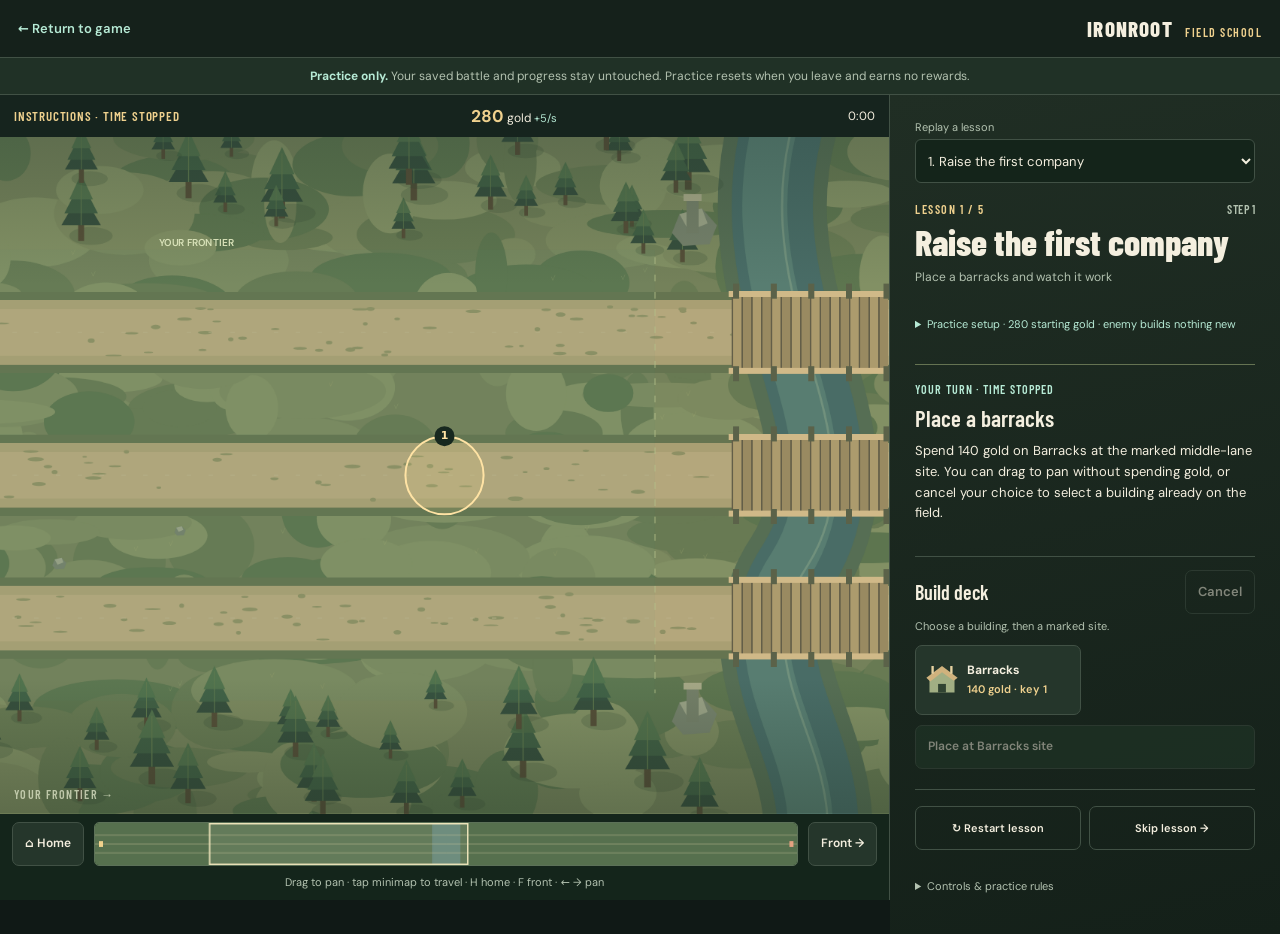
<file: training.html>
<!doctype html>
<html lang="en">
  <head>
    <meta charset="utf-8" />
    <meta name="viewport" content="width=device-width, initial-scale=1, viewport-fit=cover" />
    <meta name="theme-color" content="#121d1b" />
    <meta name="description" content="Learn to play Ironroot Frontier in five short practice lessons. Your saved game stays untouched." />
    <title>Guided practice · Ironroot Frontier</title>
    <link rel="icon" href="./icon.svg" type="image/svg+xml" />
    <link rel="stylesheet" href="./training.css" />
  </head>
  <body>
    <header class="training-header">
      <a href="./" id="returnGame" class="return-link" aria-label="Return to game: Ironroot Frontier">← Return to game</a>
      <span class="training-brand">IRONROOT <b>FIELD SCHOOL</b></span>
    </header>
    <p class="safe-notice"><strong>Practice only.</strong> Your saved battle and progress stay untouched. Practice resets when you leave and earns no rewards.</p>
    <main class="training-workspace">
      <section class="field-panel" id="fieldPanel" aria-label="Practice battlefield">
        <div class="field-heading">
          <span id="fieldState">INSTRUCTIONS · TIME STOPPED</span>
          <span><b id="gold">0</b> gold <small id="income">+5/s</small></span>
          <span id="battleTime">0:00</span>
        </div>
        <p id="fieldAction" class="field-action">Follow the current lesson below.</p>
        <div class="canvas-wrap" id="canvasWrap">
          <canvas id="trainingBattle" tabindex="0" aria-label="Practice battlefield. Choose a building, then tap a highlighted site. Drag to pan. You can also use the named site buttons in the lesson panel." aria-describedby="fieldHelp fieldAction"></canvas>
          <span class="map-note" aria-hidden="true">YOUR FRONTIER →</span>
        </div>
        <nav class="map-controls" aria-label="Battlefield navigation">
          <button type="button" id="homeCamera" title="Home camera (H)">⌂ Home</button>
          <canvas id="trainingMinimap" tabindex="0" role="slider" aria-label="Battlefield minimap position" aria-valuemin="0" aria-valuemax="3200" aria-valuenow="700" aria-valuetext="Your frontier"></canvas>
          <button type="button" id="frontCamera" title="Front camera (F)">Front →</button>
        </nav>
        <p id="fieldHelp" class="field-help">Drag to pan · tap minimap to travel · H home · F front · ← → pan</p>
      </section>
      <aside class="coach" aria-label="Guided practice lesson">
        <div class="lesson-switcher">
          <label for="lessonPicker">Replay a lesson</label>
          <select id="lessonPicker"></select>
        </div>
        <div class="lesson-heading"><span id="lessonNumber" class="eyebrow">LESSON 1 / 5</span><span id="stepCount" class="step-count"></span></div>
        <h1 id="lessonName">Guided practice</h1>
        <p id="lessonSubtitle" class="lesson-subtitle"></p>
        <details class="setup-disclosure"><summary id="setupSummary">Practice setup</summary><ul id="setupBriefing"></ul></details>
        <section class="instruction" aria-labelledby="stepTitle">
          <span id="stepKind" class="step-kind">YOUR TURN</span>
          <h2 id="stepTitle" tabindex="-1">Preparing your lesson…</h2>
          <p id="stepPrompt"></p>
          <p id="objective" class="objective"></p>
          <ul id="reviewResults" class="review-results" hidden></ul>
          <div class="status-message" id="feedback" role="status" aria-live="polite" aria-atomic="true"></div>
          <div class="lesson-actions">
            <button type="button" id="continueLesson" class="primary" hidden>Continue</button>
            <button type="button" id="pauseLesson" hidden>Pause observation</button>
            <button type="button" id="recoverGold" hidden>Wait for income</button>
          </div>
        </section>
        <section class="command-panel" aria-label="Available lesson actions">
          <div class="command-heading"><h2>Build deck</h2><button type="button" id="cancelChoice" class="quiet" disabled>Cancel</button></div>
          <p id="choiceHint" class="choice-hint">Choose a building, then a marked site.</p>
          <div id="buildDeck" class="build-deck"></div>
          <div id="siteActions" class="site-actions" aria-label="Marked practice sites"></div>
          <div id="buildingActions" class="site-actions" aria-label="Your highlighted buildings"></div>
          <div id="selectionPanel" class="selection-panel" hidden>
            <span id="selectionName"></span>
            <button type="button" id="upgradeBuilding">Upgrade</button>
          </div>
        </section>
        <div class="session-actions"><button type="button" id="restartLesson">↻ Restart lesson</button><button type="button" id="skipLesson">Skip lesson →</button></div>
        <details class="controls-help">
          <summary>Controls &amp; practice rules</summary>
          <p>Touch, mouse and keyboard. Choose a build card, then tap the gold highlighted site. Drag more than 8 pixels to pan without spending gold. Select Cancel before choosing a building already on the field.</p>
          <p>1–7 choose the matching available building. Escape cancels. H / F move home / front; arrow keys pan. Space pauses or resumes an observation. Tab moves between controls; Enter or Space activates a focused button. The named site buttons are an alternative to tapping the map.</p>
          <p>Buildings and upgrades cost gold. Each step highlights the actions you can take. Time stops for instructions and runs for observations. Leaving this tab pauses the lesson. Select Resume observation when you return.</p>
          <p>Each lesson has its own starting army and gold. Practice saves no progress, history or rewards and leaves your backups untouched. Replay any lesson. Controllers are not supported here.</p>
        </details>
      </aside>
    </main>
    <noscript><p class="load-error">Practice needs JavaScript. <a href="./">Return to the game.</a></p></noscript>
    <script type="module" src="./training-app.js"></script>
  </body>
</html>
</file>
<file: styles.css>
/* Locally bundled typefaces for online and offline play.
   Font files and complete OFL notices must be deployed together.
   Derived from pinned Google Fonts sources; see FONTS-NOTICES.txt. */

@font-face {
  font-family: 'Barlow Condensed';
  src: url('./barlow-condensed-latin-500.woff2') format('woff2');
  font-style: normal;
  font-weight: 500;
  font-display: swap;
}

@font-face {
  font-family: 'Barlow Condensed';
  src: url('./barlow-condensed-latin-600.woff2') format('woff2');
  font-style: normal;
  font-weight: 600;
  font-display: swap;
}

@font-face {
  font-family: 'Barlow Condensed';
  src: url('./barlow-condensed-latin-700.woff2') format('woff2');
  font-style: normal;
  font-weight: 700;
  font-display: swap;
}

@font-face {
  font-family: 'Barlow Condensed';
  src: url('./barlow-condensed-latin-800.woff2') format('woff2');
  font-style: normal;
  font-weight: 800;
  font-display: swap;
}

@font-face {
  font-family: 'DM Sans';
  src: url('./dm-sans-latin-400-700.woff2') format('woff2');
  font-style: normal;
  font-weight: 400 700;
  font-display: swap;
}

:root {
  --bg: #101916;
  --panel: #18231f;
  --panel2: #202c26;
  --line: #39473c;
  --ink: #eee9d9;
  --muted: #9fae9c;
  --gold: #d9b974;
  --green: #9abc86;
  --red: #d9856f;
  --font: 'DM Sans', system-ui, sans-serif;
  --display: 'Barlow Condensed', 'Arial Narrow', Impact, sans-serif;
}
* {
  box-sizing: border-box;
}
html,
body {
  margin: 0;
  background: var(--bg);
  color: var(--ink);
  font-family: var(--font);
  overflow: hidden;
  height: 100%;
  overscroll-behavior: none;
}
button,
a,
canvas {
  -webkit-tap-highlight-color: transparent;
}
button {
  font: inherit;
  cursor: pointer;
  color: inherit;
  border: 0;
}
button:focus-visible,
a:focus-visible,
canvas:focus-visible {
  outline: 2px solid var(--gold);
  outline-offset: 3px;
}
button:disabled {
  cursor: not-allowed;
  opacity: 0.45;
}
.hidden {
  display: none !important;
}
.app {
  height: 100vh;
  height: 100dvh;
  min-height: 420px;
  display: flex;
  flex-direction: column;
}
.topbar {
  height: 78px;
  flex-shrink: 0;
  display: flex;
  align-items: center;
  padding: 0 30px;
  gap: 35px;
  background: #131f1b;
  border-bottom: 1px solid #3b493c;
  z-index: 3;
}
.brand {
  display: flex;
  align-items: center;
  color: var(--ink);
  text-decoration: none;
  font: 700 25px/0.9 var(--display);
  letter-spacing: 2px;
  gap: 11px;
}
.brand small {
  display: block;
  font: 500 10px var(--font);
  letter-spacing: 2px;
  margin-top: 6px;
  color: var(--gold);
}
.brand-mark {
  font-size: 40px;
  color: var(--gold);
  line-height: 1;
}
.match-label {
  display: flex;
  gap: 9px;
  align-items: center;
  font-size: 10px;
  font-weight: 600;
  letter-spacing: 1.2px;
  color: #a6b19e;
}
.live-dot {
  width: 5px;
  height: 5px;
  background: #a8be87;
  border-radius: 50%;
  box-shadow: 0 0 10px #a8be8744;
}
.separator {
  color: #4c5a4d;
  margin: 0 5px;
}
.resources {
  margin-left: auto;
  display: flex;
  height: 37px;
  align-items: center;
  gap: 23px;
}
.resources > div {
  display: flex;
  align-items: center;
  gap: 7px;
}
.resources b {
  font: 600 25px var(--display);
  font-variant-numeric: tabular-nums;
}
.resources small {
  font-size: 10px;
  color: var(--muted);
}
.gold-block {
  position: relative;
  color: var(--gold);
}
.gold-change {
  position: absolute;
  top: calc(100% + 4px);
  left: 0;
  z-index: 4;
  pointer-events: none;
  padding: 3px 6px;
  border: 1px solid #8f794c;
  border-radius: 4px;
  background: #18251b;
  color: #ffe0a3;
  font: 600 12px/1.2 var(--font);
  font-variant-numeric: tabular-nums;
  white-space: nowrap;
}
.gold-change[data-kind='refund'] { color: #c4e5bf; border-color: #7f9e77; }
.coin {
  font-size: 19px;
}
.army-block {
  padding: 0 23px;
  border-left: 1px solid var(--line);
  border-right: 1px solid var(--line);
}
.army-block > span {
  color: #a8c2a0;
  font-size: 22px;
}
#army.army-full { color: var(--gold); }
.clock-block {
  flex-direction: column;
  gap: 0 !important;
}
.clock-block small {
  font-size: 8px;
  letter-spacing: 1px;
}
.battlefield {
  position: relative;
  flex: 1;
  min-height: 200px;
  background: #6a7854;
  overflow: hidden;
  isolation: isolate;
}
#battle {
  width: 100%;
  height: 100%;
  display: block;
  touch-action: none;
  cursor: grab;
}
#battle.placing {
  cursor: crosshair;
}
#battle.dragging {
  cursor: grabbing;
}
.battle-top {
  position: absolute;
  top: 20px;
  left: 26px;
  right: 26px;
  display: flex;
  align-items: center;
  justify-content: space-between;
  gap: 18px;
  pointer-events: none;
}
.base-status {
  position: relative;
  width: 195px;
  max-width: 27vw;
  padding: 12px 14px 13px;
  background: #13211de8;
  border: 1px solid #465745;
  box-shadow: 0 5px 20px #15211625;
  backdrop-filter: blur(10px);
}
.base-status span {
  display: block;
  font-size: 9px;
  letter-spacing: 1.8px;
  font-weight: 700;
  color: #cad2b9;
  margin-bottom: 8px;
}
.base-status b {
  position: absolute;
  right: 13px;
  top: 11px;
  font: 500 12px var(--display);
  color: #a2c692;
}
.hp-track {
  height: 4px;
  background: #435241;
}
.hp-track i {
  display: block;
  height: 100%;
  width: 100%;
  background: #9abb85;
  transition: width 0.2s;
}
.enemy {
  border-color: #665546;
}
.enemy b {
  color: #eaa28b;
}
.enemy .hp-track i {
  background: #d78c70;
}
.phase {
  text-align: center;
  font: 700 14px var(--display);
  letter-spacing: 3px;
  color: #eef1dc;
  text-shadow: 0 2px 5px #203020;
}
.phase small {
  display: block;
  font: 500 8px var(--font);
  letter-spacing: 1.6px;
  margin-top: 5px;
  color: #dae4cb;
}
.toolbelt {
  position: absolute;
  top: 108px;
  right: 26px;
  display: flex;
  flex-direction: column;
  gap: 7px;
}
.icon-button {
  height: 36px;
  width: 36px;
  background: #15231de3;
  border: 1px solid #56634b;
  font: 600 16px var(--display);
  color: #d9e0cb;
  box-shadow: 0 3px 6px #20302026;
}
.icon-button:hover {
  background: #354331;
}
.icon-button.muted {
  opacity: 0.65;
}
.map-note {
  position: absolute;
  bottom: 65px;
  left: 26px;
  font-size: 10px;
  color: #e8eadc;
  text-shadow: 0 1px 4px #122617;
  pointer-events: none;
  opacity: 0.8;
}
.key {
  font-size: 8px;
  letter-spacing: 1px;
  border: 1px solid #dce3c866;
  padding: 3px 5px;
  margin-right: 3px;
}
.note-dot {
  padding: 0 7px;
}
.bottom-map {
  position: absolute;
  bottom: 16px;
  left: 50%;
  transform: translateX(-50%);
  display: flex;
  align-items: center;
  gap: 8px;
  filter: drop-shadow(0 4px 6px #22302044);
}
#minimap {
  height: 35px;
  width: 280px;
  border: 2px solid #15221b;
  cursor: pointer;
  touch-action: none;
  background: #526646;
}
.map-jump {
  width: 31px;
  height: 31px;
  background: #18271fee;
  border: 1px solid #879577;
  color: #d5dcc5;
  font-size: 19px;
}
.toast {
  position: absolute;
  left: 50%;
  top: 100px;
  transform: translate(-50%, -10px);
  opacity: 0;
  transition: 0.15s;
  pointer-events: none;
  background: #15231df0;
  border: 1px solid #bfaa6a;
  padding: 12px 20px;
  text-align: center;
  color: #eee7d4;
  font-size: 12px;
  box-shadow: 0 6px 24px #10201633;
  max-width: 80%;
}
.toast.show {
  opacity: 1;
  transform: translate(-50%, 0);
}
.command-deck {
  padding: 16px 25px 20px;
  background: linear-gradient(#1c2821, #16221c);
  border-top: 1px solid #647053;
  z-index: 2;
  flex-shrink: 0;
}
.deck-heading {
  display: flex;
  align-items: center;
  margin-bottom: 12px;
  gap: 20px;
}
.deck-heading > span {
  font-size: 10px;
  font-weight: 700;
  letter-spacing: 2px;
  color: var(--gold);
}
.deck-heading > small {
  font-size: 10px;
  color: var(--muted);
}
.deck-heading > button {
  font-size: 10px;
  background: none;
  color: var(--gold);
  margin-left: auto;
}
.deck-body {
  display: flex;
  gap: 14px;
}
.build-cards {
  display: grid;
  grid-template-columns: repeat(5, minmax(100px, 1fr));
  gap: 10px;
  flex: 1;
}
.build-card {
  position: relative;
  text-align: left;
  min-width: 0;
  padding: 14px 14px 12px;
  background: #233027;
  border: 1px solid #43513d;
  transition:
    background 0.15s,
    transform 0.15s,
    border-color 0.15s;
  overflow: hidden;
}
.build-card:hover {
  background: #2e3b2d;
  border-color: #7d8c65;
  transform: translateY(-2px);
}
.build-card.active {
  background: #3b4630;
  border-color: var(--gold);
  box-shadow: inset 0 0 0 1px var(--gold);
}
.build-card.unaffordable {
  filter: saturate(0.5);
  opacity: 0.57;
}
.build-card .card-top {
  display: flex;
  align-items: center;
  gap: 10px;
  margin-bottom: 8px;
}
.building-symbol {
  height: 36px;
  width: 38px;
  flex-shrink: 0;
}
.building-symbol svg {
  width: 100%;
  height: 100%;
  overflow: visible;
}
.build-card h3 {
  margin: 0;
  font: 600 18px var(--display);
  letter-spacing: 0.4px;
}
.build-card .role {
  display: block;
  color: #99ab8d;
  font-size: 9px;
  margin-top: 1px;
}
.build-card .cost {
  font-size: 12px;
  font-weight: 600;
  color: var(--gold);
  display: flex;
  justify-content: space-between;
  align-items: center;
}
.build-card .cost small {
  font-size: 8px;
  color: #92a186;
  font-weight: 400;
  letter-spacing: 0.3px;
}
.keyboard-row {
  display: grid;
  grid-template-columns: minmax(0, 1fr) auto auto;
  gap: 6px;
  align-items: center;
  padding: 8px 0;
  border-bottom: 1px solid #ffffff20;
}
.keyboard-label { grid-column: 1 / -1; overflow-wrap: anywhere; }
.keyboard-key { font-weight: 700; overflow-wrap: anywhere; }
.keyboard-row button {
  min-height: 44px; padding: 6px 10px;
  color: var(--ink); background: #324231; border: 1px solid var(--muted);
}
.keyboard-row button:hover { background: #40543d; border-color: var(--gold); }
#keyboardStatus { min-height: 1.5em; }
.hotkey {
  position: absolute;
  right: 9px;
  top: 8px;
  font: 500 9px var(--font);
  color: #8c9e80;
  opacity: 0.55;
}
.rally-card {
  width: 145px;
  flex-shrink: 0;
  background: #33382a;
  border: 1px solid #696545;
  text-align: left;
  padding: 12px 14px;
  position: relative;
  display: flex;
  flex-direction: column;
}
.rally-card.active {
  border-color: #f2d47d;
  background: #565138;
}
.rally-icon {
  position: absolute;
  top: 10px;
  right: 12px;
  font-size: 24px;
  color: #d5b976;
}
.rally-card b {
  font: 600 18px var(--display);
  margin-top: 14px;
}
.rally-card > small {
  font-size: 9px;
  color: #b5b09b;
  margin-top: 2px;
}
.rally-cost {
  font-size: 11px;
  font-weight: 700;
  color: var(--gold);
  margin-top: auto;
  padding-top: 10px;
}
.rally-cost em {
  font: 400 8px var(--font);
  color: #b2af98;
  display: block;
  margin-top: 3px;
}
.selection-panel {
  position: absolute;
  left: 26px;
  bottom: 80px;
  width: 300px;
  background: #17251ff2;
  border: 1px solid #9c9d6c;
  padding: 15px;
  box-shadow: 0 10px 40px #14241955;
  backdrop-filter: blur(8px);
}
.selection-heading {
  display: flex;
  align-items: center;
  gap: 10px;
}
.selection-heading > span {
  width: 32px;
}
.selection-heading svg {
  width: 32px;
  height: 32px;
}
.selection-heading h3 {
  margin: 0;
  font: 600 22px var(--display);
}
.selection-heading p {
  margin: 3px 0 0;
  color: var(--muted);
  font-size: 10px;
}
.selection-heading button {
  margin-left: auto;
  background: none;
  font-size: 24px;
  color: #b2b89f;
  align-self: flex-start;
}
.selection-stats {
  font-size: 10px;
  display: flex;
  justify-content: space-between;
  gap: 10px;
  padding: 14px 0;
  color: #b8c3ac;
}
.selection-actions {
  display: flex;
  gap: 8px;
}
.upgrade-preview { border-top: 1px solid #56664a; padding-top: 8px; margin-bottom: 10px; font-size: 11px; line-height: 1.4; }
.upgrade-preview h4 { margin: 0 0 6px; color: var(--gold); font-size: 12px; }
.upgrade-preview dl { margin: 0; }
.upgrade-preview dl > div { display: flex; justify-content: space-between; gap: 8px; margin-top: 3px; flex-wrap: wrap; }
.upgrade-preview dt { color: #b9c7ae; }
.upgrade-preview dd { margin: 0; color: #e3e8d7; font-variant-numeric: tabular-nums; }
.upgrade-preview p { margin: 6px 0 0; color: #b9c7ae; font-size: 10px; }
.selection-capacity { margin: 0 0 10px; color: var(--gold); font-size: 11px; line-height: 1.5; }
.result-facts { margin: 16px 0; padding: 12px; background: #112018; border: 1px solid #56664a; text-align: left; }
.result-facts h3 { margin: 0 0 8px; font: 600 20px var(--display); }
.result-facts dl { margin: 0; font-size: 12px; line-height: 1.5; }
.result-facts dl > div { display: flex; flex-wrap: wrap; justify-content: space-between; gap: 4px 12px; margin: 4px 0; }
.result-facts dt { color: #b9c7ae; }
.result-facts dd { margin: 0; font-variant-numeric: tabular-nums; }
.gold-button {
  background: var(--gold);
  color: #243024;
  font-weight: 700;
  font-size: 11px;
  min-height: 38px;
  padding: 10px 16px;
}
.secondary-button {
  background: #324231;
  border: 1px solid #56664a;
  color: #c9d2bb;
  font-size: 10px;
  padding: 8px 11px;
}
#retryPreferences,
#retryHistory,
#retryResultHistory {
  min-height: 44px;
}
.selection-actions .gold-button {
  flex: 1;
}
.pause-veil {
  position: absolute;
  inset: 0;
  background: #10211985;
  display: flex;
  flex-direction: column;
  align-items: center;
  justify-content: center;
  backdrop-filter: blur(3px);
  z-index: 5;
  gap: 15px;
}
.pause-veil > span {
  font: 600 38px var(--display);
  letter-spacing: 6px;
}
.pause-veil small {
  color: #cad1b9;
  font-size: 12px;
}
.modal-backdrop {
  position: fixed;
  inset: 0;
  z-index: 10;
  background: #0c1816b5;
  display: flex;
  align-items: center;
  justify-content: center;
  padding: 20px;
  backdrop-filter: blur(5px);
}
.modal {
  background: linear-gradient(145deg, #24352c, #15241e);
  border: 1px solid #6d7955;
  box-shadow: 0 25px 100px #07130d80;
  max-height: calc(100dvh - 40px);
  overflow: auto;
}
.welcome {
  width: 570px;
  text-align: center;
  padding: 33px 38px 25px;
  position: relative;
}
.welcome:before,
.welcome:after {
  content: '';
  position: absolute;
  top: 15px;
  bottom: 15px;
  width: 8px;
  border-top: 1px solid #9d9c69;
  border-bottom: 1px solid #9d9c69;
}
.welcome:before {
  left: 13px;
  border-left: 1px solid #9d9c69;
}
.welcome:after {
  right: 13px;
  border-right: 1px solid #9d9c69;
}
.eyebrow {
  font-size: 9px;
  letter-spacing: 3px;
  color: #bdc5a7;
  font-weight: 600;
}
.welcome-sigil {
  font-size: 50px;
  color: var(--gold);
  line-height: 1.1;
  margin-top: 18px;
}
.welcome h1 {
  font: 700 64px/0.9 var(--display);
  letter-spacing: 7px;
  margin: 12px 0 19px;
  color: #e8e4cc;
  text-shadow: 0 2px #17231c;
}
.welcome h1 span {
  display: block;
  font: 500 15px var(--font);
  letter-spacing: 13px;
  color: var(--gold);
  padding-left: 10px;
  margin-top: 12px;
}
.welcome-copy {
  font: 400 14px/1.6 var(--font);
  color: #bcc7b3;
  margin: 0;
}
.welcome-rule {
  height: 1px;
  background: linear-gradient(90deg, transparent, #8b8a58, transparent);
  margin: 22px 50px;
}
.mode-label {
  font-size: 8px;
  letter-spacing: 2px;
  color: #b7bea4;
  margin-bottom: 10px;
}
.difficulty-choices {
  display: grid;
  grid-template-columns: repeat(3, 1fr);
  gap: 7px;
  margin-bottom: 18px;
}
.difficulty-choices button {
  background: #1b2b22;
  border: 1px solid #425a40;
  padding: 13px 4px;
  color: #b6c3aa;
}
.difficulty-choices button.active {
  background: #3c4730;
  border-color: #c2b67a;
  color: #f2e8c9;
}
.difficulty-choices b {
  display: block;
  font: 600 18px var(--display);
  letter-spacing: 0.6px;
}
.difficulty-choices small {
  display: block;
  font-size: 8px;
  margin-top: 5px;
  color: #aebba0;
}
.start-button {
  background: #d5b474;
  color: #223023;
  width: 100%;
  font: 700 15px var(--display);
  letter-spacing: 2px;
  padding: 18px 22px;
  display: flex;
  justify-content: center;
  gap: 30px;
  align-items: center;
  border: 1px solid #f0d390;
  transition: background 0.15s;
}
.start-button:hover,
.gold-button:hover {
  background: #ecd198;
}
.start-button span {
  font-family: var(--font);
  font-size: 22px;
  line-height: 14px;
}
.welcome-foot {
  color: #99ab94;
  font-size: 9px;
  margin: 13px 0 10px;
}
.text-button {
  background: none;
  color: #c4bea0;
  font-size: 10px;
  border-bottom: 1px solid #526147;
  padding: 4px 0;
}
.guide {
  position: relative;
  width: 680px;
  padding: 35px;
}
.modal-close {
  position: absolute;
  top: 12px;
  right: 15px;
  background: none;
  color: #c2c9ae;
  font-size: 25px;
}
.guide h2 {
  font: 600 39px var(--display);
  margin: 12px 0;
}
.guide-intro {
  font-size: 12px;
  color: #bdc7b0;
  line-height: 1.7;
  margin-bottom: 24px;
}
.guide-grid {
  display: grid;
  grid-template-columns: 1fr 1fr;
  gap: 23px;
}
.guide-grid article > span {
  color: var(--gold);
  font: 500 13px var(--display);
  letter-spacing: 1px;
}
.guide-grid h3 {
  font: 600 22px var(--display);
  margin: 5px 0 6px;
}
.guide-grid p {
  font-size: 11px;
  color: #b8c5af;
  line-height: 1.7;
  margin: 0;
}
.guide-tip {
  background: #303e2c;
  border-left: 2px solid #b5b276;
  padding: 12px;
  margin: 24px 0 16px;
  font-size: 10px;
  line-height: 1.7;
  color: #c4cdb5;
}
.guide-tip b {
  color: #e3dbc1;
}
.controls {
  font-size: 10px;
  line-height: 1.9;
  color: #b1c1a5;
}
.guide > .gold-button {
  margin-top: 8px;
}
.result {
  width: 520px;
  text-align: center;
  padding: 40px;
}
.result-sigil {
  color: var(--gold);
  font-size: 55px;
  margin-top: 20px;
}
.result h2 {
  font: 700 62px var(--display);
  letter-spacing: 6px;
  margin: 8px 0;
}
.result > p {
  font-size: 12px;
  color: #bdc6b1;
}
.result-stats {
  display: flex;
  justify-content: space-around;
  margin: 30px 0;
}
.result-stats b {
  display: block;
  font: 500 30px var(--display);
  color: var(--gold);
}
.result-stats span {
  font-size: 8px;
  color: #aab99e;
  letter-spacing: 1px;
}
.result .text-button {
  margin-top: 15px;
}
@media (min-width: 1800px) {
  .topbar {
    padding-left: 50px;
    padding-right: 50px;
  }
  .command-deck {
    padding-left: 50px;
    padding-right: 50px;
  }
}
@media (max-width: 1050px) {
  .match-label {
    display: none;
  }
  .build-card {
    padding: 12px 10px;
  }
  .build-card .card-top {
    gap: 5px;
  }
  .building-symbol {
    width: 28px;
    height: 30px;
  }
  .build-card h3 {
    font-size: 17px;
  }
  .build-card .cost small {
    display: none;
  }
  .rally-card {
    width: 125px;
  }
  .deck-heading {
    gap: 15px;
  }
  .topbar {
    padding: 0 20px;
  }
  .command-deck {
    padding: 13px 16px 16px;
  }
}
@media (max-width: 700px) {
  .topbar {
    height: 60px;
    padding: 0 14px;
    gap: 10px;
  }
  .brand {
    font-size: 20px;
    letter-spacing: 1.5px;
    gap: 7px;
  }
  .brand-mark {
    font-size: 30px;
  }
  .brand small {
    font-size: 7px;
    letter-spacing: 1.4px;
    margin-top: 5px;
  }
  .resources {
    gap: 13px;
  }
  .resources b {
    font-size: 23px;
  }
  .resources small {
    font-size: 8px;
  }
  .gold-block {
    position: relative;
  }
  .gold-block small {
    position: absolute;
    top: 26px;
    right: 0;
    font-size: 7px;
  }
  .coin {
    font-size: 14px;
  }
  .army-block {
    border: 0;
    padding: 0;
  }
  .army-block small {
    display: none;
  }
  .clock-block small {
    display: none;
  }
  .clock-block b {
    font-size: 19px;
  }
  .army-block > span {
    font-size: 18px;
  }
  .battle-top {
    top: 12px;
    left: 12px;
    right: 12px;
    gap: 8px;
  }
  .base-status {
    padding: 9px 10px;
    width: 134px;
    max-width: 34vw;
  }
  .base-status span {
    font-size: 7px;
    letter-spacing: 1px;
    margin-bottom: 7px;
  }
  .base-status b {
    right: 9px;
    top: 8px;
    font-size: 10px;
  }
  .phase {
    font-size: 9px;
    letter-spacing: 1px;
    max-width: 80px;
  }
  .phase small {
    font-size: 6px;
    letter-spacing: 0.5px;
    line-height: 1.5;
    margin-top: 4px;
  }
  .toolbelt {
    top: 82px;
    right: 12px;
    gap: 6px;
  }
  .icon-button {
    width: 32px;
    height: 32px;
    font-size: 14px;
  }
  .map-note {
    display: none;
  }
  .bottom-map {
    bottom: 12px;
    gap: 5px;
  }
  #minimap {
    width: 216px;
    height: 29px;
  }
  .map-jump {
    width: 27px;
    height: 27px;
    font-size: 17px;
  }
  .command-deck {
    padding: 11px 0 12px;
    padding-bottom: max(12px, env(safe-area-inset-bottom));
  }
  .deck-heading {
    padding: 0 13px;
    margin-bottom: 9px;
  }
  .deck-heading > span {
    font-size: 8px;
    letter-spacing: 1.3px;
  }
  .deck-heading > small {
    display: none;
  }
  .deck-heading > button {
    font-size: 9px;
  }
  .deck-body {
    overflow-x: auto;
    gap: 7px;
    padding: 0 13px 2px;
    scrollbar-width: none;
  }
  .deck-body::-webkit-scrollbar {
    display: none;
  }
  .build-cards {
    display: flex;
    gap: 7px;
    flex: none;
  }
  .build-card {
    width: 110px;
    min-height: 100px;
    padding: 9px;
  }
  .build-card .card-top {
    display: block;
    margin-bottom: 6px;
  }
  .building-symbol {
    position: absolute;
    top: 8px;
    right: 7px;
    height: 27px;
    width: 27px;
    opacity: 0.9;
  }
  .build-card h3 {
    font-size: 17px;
    margin-top: 22px;
  }
  .build-card .role {
    font-size: 8px;
    margin-top: 0;
  }
  .build-card .cost {
    font-size: 11px;
  }
  .hotkey {
    left: 8px;
    top: 7px;
    right: auto;
    font-size: 8px;
  }
  .rally-card {
    width: 112px;
    padding: 9px;
    min-height: 100px;
  }
  .rally-card b {
    font-size: 17px;
    margin-top: 22px;
  }
  .rally-card > small {
    font-size: 8px;
  }
  .rally-icon {
    font-size: 23px;
    right: 10px;
    top: 5px;
  }
  .rally-cost {
    font-size: 10px;
    padding-top: 5px;
  }
  .rally-cost em {
    font-size: 7px;
    display: inline;
    padding-left: 4px;
  }
  .toast {
    top: 77px;
    font-size: 10px;
    padding: 10px 13px;
    max-width: 78%;
    width: max-content;
  }
  .selection-panel {
    left: 12px;
    bottom: 57px;
    width: 265px;
    padding: 12px;
  }
  .selection-heading h3 {
    font-size: 19px;
  }
  .selection-stats {
    font-size: 9px;
    padding: 10px 0;
  }
  .modal-backdrop {
    padding: 14px;
  }
  .welcome {
    padding: 25px 25px 22px;
    max-height: calc(100dvh - 28px);
  }
  .eyebrow {
    font-size: 7px;
    letter-spacing: 2px;
  }
  .welcome-sigil {
    font-size: 40px;
    margin-top: 14px;
  }
  .welcome h1 {
    font-size: 53px;
    letter-spacing: 5px;
    margin: 10px 0 17px;
  }
  .welcome h1 span {
    font-size: 12px;
    letter-spacing: 10px;
  }
  .welcome-copy {
    font-size: 12px;
  }
  .welcome-rule {
    margin: 19px 25px;
  }
  .difficulty-choices {
    gap: 5px;
    margin-bottom: 15px;
  }
  .difficulty-choices button {
    padding: 12px 3px;
  }
  .difficulty-choices b {
    font-size: 16px;
    letter-spacing: 0.1px;
  }
  .difficulty-choices small {
    font-size: 7px;
    line-height: 1.4;
  }
  .start-button {
    padding: 16px 15px;
    font-size: 13px;
    letter-spacing: 1.5px;
  }
  .welcome-foot {
    font-size: 8px;
  }
  .welcome .text-button {
    font-size: 9px;
  }
  .guide {
    padding: 27px 23px;
  }
  .guide h2 {
    font-size: 31px;
  }
  .guide-grid {
    gap: 16px;
  }
  .guide-grid h3 {
    font-size: 19px;
  }
  .guide-grid p {
    font-size: 10px;
  }
  .guide-intro {
    font-size: 11px;
    margin-bottom: 20px;
  }
  .guide-tip {
    margin: 18px 0 12px;
    font-size: 9px;
  }
  .controls {
    font-size: 9px;
  }
  .result {
    padding: 30px 24px;
  }
  .result h2 {
    font-size: 49px;
  }
  .result-stats {
    gap: 9px;
  }
  .result-stats span {
    font-size: 7px;
    letter-spacing: 0.5px;
  }
}
@media (max-height: 650px) and (min-width: 701px) {
  .topbar {
    height: 57px;
  }
  .command-deck {
    padding-top: 9px;
    padding-bottom: 10px;
  }
  .deck-heading {
    margin-bottom: 7px;
  }
  .build-card {
    padding: 9px 12px;
  }
  .build-card .card-top {
    margin-bottom: 4px;
  }
  .building-symbol {
    height: 27px;
    width: 30px;
  }
  .rally-card {
    padding: 8px 12px;
  }
  .rally-card b {
    margin-top: 7px;
  }
  .welcome {
    padding-top: 20px;
    padding-bottom: 18px;
  }
  .welcome-sigil {
    font-size: 35px;
    margin-top: 10px;
  }
  .welcome h1 {
    font-size: 50px;
    margin-bottom: 14px;
  }
  .welcome-rule {
    margin: 15px 30px;
  }
  .welcome-copy {
    font-size: 12px;
  }
}
@media (prefers-reduced-motion: reduce) {
  * {
    transition: none !important;
  }
}
.resume-saved {
  width: 100%;
  padding: 12px;
  margin-top: 10px;
  border: 1px solid #6f8159;
  background: #283c2c;
  color: #d4dabc;
  font: 600 12px var(--display);
  letter-spacing: 1.5px;
  line-height: 1.25;
  text-wrap: balance;
}
@media (min-width: 701px) {
  .build-cards {
    display: flex;
    overflow-x: auto;
    scrollbar-width: thin;
    scrollbar-color: #6a7650 transparent;
    padding-bottom: 2px;
  }
  .build-card {
    flex: 1;
    min-width: 125px;
  }
  .deck-body {
    min-width: 0;
  }
}
@media (min-width: 701px) {
  .build-card .card-top {
    display: block;
    min-height: 62px;
  }
  .building-symbol {
    position: absolute;
    top: 8px;
    right: 9px;
    width: 30px;
    height: 30px;
  }
  .build-card h3 {
    margin-top: 25px;
    white-space: nowrap;
    font-size: 18px;
  }
  .build-card .cost small {
    display: none;
  }
  .build-card {
    min-width: 124px;
  }
  .hotkey {
    left: 10px;
    right: auto;
    top: 10px;
  }
  .rally-card {
    justify-content: center;
  }
  .rally-card b {
    margin-top: 18px;
  }
}
.selection-description {
  margin: 0 0 10px;
  color: #b9c7ae;
  font-size: 10px;
  line-height: 1.6;
}
.counter-tag {
  color: #dcc590;
}
@media (max-width: 700px) {
  .toolbelt {
    right: 9px;
    gap: 5px;
  }
  .icon-button {
    height: 38px;
    width: 38px;
  }
  .deck-heading {
    flex-wrap: wrap;
    gap: 4px 10px;
  }
  .deck-heading > small {
    display: block;
    flex-basis: 100%;
    font-size: 8px;
    line-height: 1.5;
    min-height: 12px;
    max-width: 100%;
    color: #b0bea2;
  }
  .deck-heading > button {
    position: absolute;
    right: 12px;
  }
  .bottom-map {
    bottom: 10px;
  }
  #minimap {
    height: 36px;
  }
  .map-jump {
    width: 34px;
    height: 34px;
  }
  .selection-description {
    font-size: 9px;
  }
  .selection-panel {
    bottom: 62px;
  }
}
@media (max-width: 700px) {
  .toolbelt {
    right: 9px;
    top: 76px;
  }
  .icon-button {
    width: 44px;
    height: 44px;
  }
  .map-jump {
    width: 44px;
    height: 44px;
  }
  #minimap {
    height: 40px;
  }
  .deck-body {
    overflow: visible;
    align-items: stretch;
  }
  .build-cards {
    flex: 1;
    min-width: 0;
    overflow-x: auto;
    padding-bottom: 2px;
    scrollbar-width: none;
  }
  .build-cards::-webkit-scrollbar {
    display: none;
  }
  .build-card {
    flex-shrink: 0;
    width: 110px;
  }
  .rally-card {
    width: 88px;
    padding: 8px;
    min-height: 100px;
  }
  .rally-card b {
    font-size: 15px;
    line-height: 1;
  }
  .rally-card > small {
    font-size: 7px;
    line-height: 1.4;
  }
  .rally-icon {
    font-size: 22px;
    top: 3px;
    right: 8px;
  }
  .rally-cost {
    font-size: 10px;
  }
  .rally-cost em {
    display: block;
    padding-left: 0;
    font-size: 7px;
  }
  .selection-panel {
    bottom: 65px;
  }
  .bottom-map {
    gap: 4px;
  }
  .deck-heading > small {
    padding-right: 5px;
  }
}
@media (max-height: 500px) and (orientation: landscape) {
  .app {
    min-height: 0;
  }
  .topbar {
    height: 48px;
    padding: 0 15px;
  }
  .brand {
    font-size: 18px;
  }
  .brand-mark {
    font-size: 28px;
  }
  .brand small {
    font-size: 7px;
    margin-top: 4px;
  }
  .resources b {
    font-size: 21px;
  }
  .resources small {
    font-size: 7px;
  }
  .battlefield {
    min-height: 100px;
  }
  .command-deck {
    padding: 7px 12px 8px;
  }
  .deck-heading {
    margin-bottom: 5px;
    gap: 12px;
  }
  .deck-heading > span {
    font-size: 8px;
  }
  .deck-heading > small {
    font-size: 8px;
  }
  .deck-body {
    gap: 8px;
  }
  .build-cards {
    gap: 6px;
  }
  .build-card {
    min-width: 105px;
    padding: 6px 8px;
    min-height: 74px;
  }
  .build-card .card-top {
    min-height: 43px;
    margin-bottom: 1px;
  }
  .build-card h3 {
    font-size: 15px;
    margin-top: 16px;
  }
  .build-card .role {
    font-size: 7px;
  }
  .build-card .cost {
    font-size: 10px;
  }
  .building-symbol {
    height: 22px;
    width: 22px;
    top: 4px;
    right: 7px;
  }
  .hotkey {
    font-size: 7px;
    top: 5px;
    left: 8px;
  }
  .rally-card {
    width: 106px;
    padding: 6px 9px;
    min-height: 74px;
  }
  .rally-icon {
    font-size: 19px;
    top: 4px;
  }
  .rally-card b {
    font-size: 15px;
    margin-top: 12px;
  }
  .rally-card > small {
    font-size: 7px;
  }
  .rally-cost {
    padding-top: 3px;
    font-size: 10px;
  }
  .rally-cost em {
    display: inline;
    font-size: 6px;
    padding-left: 5px;
  }
  .battle-top {
    top: 9px;
    left: 12px;
    right: 12px;
  }
  .base-status {
    padding: 8px 10px;
    width: 150px;
  }
  .base-status span {
    font-size: 7px;
    margin-bottom: 5px;
  }
  .base-status b {
    top: 7px;
    font-size: 10px;
  }
  .phase {
    font-size: 10px;
  }
  .phase small {
    font-size: 6px;
  }
  .toolbelt {
    top: 62px;
    right: 10px;
    flex-direction: row;
    gap: 4px;
  }
  .icon-button {
    width: 40px;
    height: 40px;
  }
  .map-note {
    display: none;
  }
  .bottom-map {
    bottom: 5px;
  }
  .map-jump {
    width: 34px;
    height: 34px;
  }
  #minimap {
    height: 28px;
    width: 240px;
  }
  .selection-panel {
    left: 12px;
    bottom: 43px;
    width: 285px;
    padding: 9px;
  }
  .selection-heading h3 {
    font-size: 18px;
  }
  .selection-heading p {
    font-size: 8px;
  }
  .selection-stats {
    padding: 7px 0;
    font-size: 9px;
  }
  .selection-description {
    display: none;
  }
  .selection-actions .gold-button {
    min-height: 30px;
    padding: 6px 10px;
  }
  .selection-actions .secondary-button {
    padding: 6px 9px;
  }
  .toast {
    top: 60px;
    padding: 8px 12px;
    font-size: 10px;
  }
  .pause-veil {
    gap: 8px;
  }
  .pause-veil > span {
    font-size: 26px;
  }
  .pause-veil small {
    font-size: 10px;
  }
  .pause-veil .gold-button,
  .pause-veil .secondary-button {
    min-height: 31px;
    padding: 7px 13px;
  }
  .welcome {
    padding-top: 20px;
  }
  .modal {
    max-height: calc(100dvh - 28px);
  }
}
@media (max-width: 360px) {
  .base-status {
    max-width: 36vw;
    padding: 8px;
  }
  .base-status span {
    font-size: 6px;
    letter-spacing: 0.4px;
    margin-bottom: 7px;
    padding-right: 23px;
  }
  .base-status b {
    right: 7px;
    font-size: 9px;
  }
  .phase {
    max-width: 65px;
    font-size: 8px;
    letter-spacing: 0.5px;
  }
  .phase small {
    font-size: 5px;
  }
  .topbar {
    padding: 0 10px;
  }
  .resources {
    gap: 9px;
  }
  .brand {
    font-size: 18px;
  }
  .brand-mark {
    font-size: 27px;
  }
  .brand small {
    font-size: 6px;
  }
  .army-block {
    gap: 4px !important;
  }
  .resources b {
    font-size: 21px;
  }
  .clock-block b {
    font-size: 17px;
  }
  .bottom-map {
    gap: 3px;
  }
  #minimap {
    width: 200px;
  }
  .build-card {
    width: 103px;
  }
  .rally-card {
    width: 83px;
  }
}
.pause-bars {
  display: inline-flex;
  gap: 4px;
  height: 13px;
  vertical-align: middle;
}
.pause-bars i {
  display: block;
  width: 3px;
  background: currentColor;
}
.mode-tabs {
  display: flex;
  justify-content: center;
  gap: 20px;
  border-bottom: 1px solid #485940;
  margin: 0 0 15px;
}
.mode-tabs button {
  background: none;
  padding: 0 0 10px;
  color: #a9b59c;
  letter-spacing: 1.8px;
  font-size: 9px;
  font-weight: 700;
  border-bottom: 2px solid transparent;
}
.mode-tabs button.active {
  color: var(--gold);
  border-color: var(--gold);
}
.mode-tabs span {
  font-size: 10px;
  color: var(--ink);
  background: #44563a;
  padding: 2px 4px;
  letter-spacing: 0;
  margin-left: 3px;
}
.challenge-mode .welcome-sigil,
.challenge-mode .welcome-copy,
.challenge-mode .welcome-rule {
  display: none;
}
.challenge-mode h1 {
  font-size: 40px;
  margin: 18px 0 23px;
}
.challenge-mode h1 span {
  font-size: 10px;
  margin-top: 8px;
  letter-spacing: 10px;
}
.challenge-choices {
  display: grid;
  grid-template-columns: repeat(3, minmax(0, 1fr));
  gap: 5px;
  margin-bottom: 15px;
}
.challenge-choices button {
  background: #1c2f23;
  border: 1px solid #495d41;
  padding: 9px 3px;
}
.challenge-choices button.active {
  background: #425036;
  border-color: #c5b779;
}
.challenge-choices span {
  display: block;
  color: #d6bd80;
  font: 500 13px var(--display);
  margin-bottom: 4px;
}
.challenge-choices b {
  font: 500 14px var(--display);
}
.challenge-brief {
  text-align: left;
  margin-bottom: 18px;
  background: #14261c66;
  padding: 15px;
  border-left: 2px solid #a99e66;
}
.challenge-heading {
  display: flex;
  justify-content: space-between;
  align-items: center;
  gap: 10px;
}
.challenge-heading h3 {
  font: 600 24px var(--display);
  margin: 0;
  color: #e0dcc1;
}
.challenge-heading > span {
  color: #d3ba7c;
  font-size: 9px;
  white-space: nowrap;
}
.challenge-brief p {
  font-size: 10px;
  color: #b9c7ac;
  line-height: 1.65;
  margin: 9px 0;
}
.challenge-brief .challenge-objective {
  color: #e1d8b5;
  font-weight: 600;
  font-size: 11px;
}
.challenge-brief ul {
  padding-left: 15px;
  font-size: 9px;
  line-height: 1.8;
  color: #aebda1;
  margin: 8px 0;
}
.challenge-brief summary {
  font-size: 9px;
  color: #d2bd85;
  cursor: pointer;
  margin-top: 9px;
}
.challenge-brief details p {
  margin-bottom: 0;
  color: #c1cfaf;
}
.challenge-mode .welcome-foot {
  font-size: 8px;
}
@media (max-width: 700px) {
  .mode-tabs {
    margin-bottom: 12px;
    gap: 16px;
  }
  .mode-tabs button {
    font-size: 8px;
    letter-spacing: 1.2px;
    padding-bottom: 8px;
  }
  .challenge-mode {
    padding: 20px;
  }
  .challenge-mode h1 {
    font-size: 34px;
    margin: 14px 0 20px;
  }
  .challenge-choices {
    gap: 4px;
    margin-bottom: 11px;
  }
  .challenge-choices button {
    padding: 8px 2px;
  }
  .challenge-choices b {
    font-size: 12px;
  }
  .challenge-choices span {
    font-size: 11px;
  }
  .challenge-brief {
    padding: 11px;
    margin-bottom: 13px;
  }
  .challenge-heading h3 {
    font-size: 21px;
  }
  .challenge-heading > span {
    font-size: 8px;
  }
  .challenge-brief p {
    font-size: 9px;
  }
  .challenge-brief .challenge-objective {
    font-size: 10px;
  }
  .challenge-brief ul {
    font-size: 8px;
  }
  .challenge-mode .welcome-foot {
    font-size: 7px;
  }
}
@media (max-height: 500px) and (orientation: landscape) {
  .challenge-mode h1 {
    font-size: 28px;
  }
  .challenge-mode .eyebrow {
    display: none;
  }
}
.objective-hud {
  position: absolute;
  top: 84px;
  left: 50%;
  transform: translateX(-50%);
  background: #14251eee;
  border: 1px solid #b8ae74;
  display: flex;
  gap: 20px;
  align-items: center;
  padding: 10px 14px;
  pointer-events: none;
  box-shadow: 0 4px 14px #10261933;
  max-width: calc(100% - 130px);
}
.objective-hud b {
  font-size: 11px;
  color: #e8ddba;
}
.objective-hud span {
  font-size: 10px;
  color: #bcccab;
  white-space: nowrap;
}
.challenge-choices button {
  min-width: 0;
}
.challenge-choices b {
  overflow-wrap: anywhere;
}
@media (max-width: 700px) {
  .objective-hud {
    left: 12px;
    right: 64px;
    top: 72px;
    transform: none;
    max-width: none;
    padding: 9px 11px;
    gap: 4px;
    flex-direction: column;
    align-items: flex-start;
  }
  .objective-hud b {
    font-size: 10px;
    line-height: 1.3;
  }
  .objective-hud span {
    font-size: 10px;
  }
  .toast {
    top: 133px;
  }
  .challenge-choices b {
    font-size: 11px;
  }
}
@media (max-height: 500px) and (orientation: landscape) {
  .objective-hud {
    left: 12px;
    top: 62px;
    transform: none;
    max-width: calc(100% - 235px);
    padding: 8px 12px;
    gap: 16px;
  }
  .objective-hud b {
    font-size: 10px;
  }
  .objective-hud span {
    font-size: 10px;
  }
  .toast {
    top: 112px;
  }
}
#welcomeSettings {
  margin-left: 20px;
}
.settings-modal {
  position: relative;
  width: 530px;
  padding: 32px;
}
.settings-modal h2 {
  font: 600 36px var(--display);
  margin: 12px 0 22px;
}
.settings-grid {
  display: flex;
  flex-direction: column;
  gap: 0;
}
.setting-row {
  display: flex;
  align-items: center;
  justify-content: space-between;
  gap: 20px;
  padding: 12px 0;
  border-bottom: 1px solid #3f5138;
  font-size: 12px;
  color: #dedfc7;
}
.setting-row small {
  display: block;
  font-size: 9px;
  color: #a7b99b;
  margin-top: 4px;
}
.setting-row input[type='checkbox'] {
  width: 20px;
  height: 20px;
  accent-color: #cdb475;
  cursor: pointer;
  flex-shrink: 0;
}
.setting-row select {
  background: #2c412f;
  color: #d6ddc4;
  border: 1px solid #71805b;
  padding: 8px;
  font-size: 11px;
  min-width: 85px;
}
.volume-row {
  flex-wrap: wrap;
  gap: 10px;
}
.volume-row > span {
  width: 100%;
  display: flex;
  justify-content: space-between;
}
.volume-row b {
  color: #d4ba7d;
  font-size: 10px;
}
.volume-row input {
  width: 100%;
  accent-color: #d2b574;
}
.history-details {
  margin-top: 18px;
  border: 1px solid #4b5e41;
  padding: 12px;
}
.history-details summary {
  font-size: 11px;
  color: #d5c591;
  cursor: pointer;
}
.history-details p {
  font-size: 10px;
  color: #b4c2a7;
  line-height: 1.5;
  margin: 9px 0 0;
}
.settings-note {
  font-size: 9px;
  color: #99ad90;
  line-height: 1.6;
  margin: 17px 0;
}
.settings-modal > .gold-button {
  width: 100%;
}
@media (max-width: 700px) {
  .settings-modal {
    padding: 26px 23px;
  }
  .settings-modal h2 {
    font-size: 30px;
    margin-bottom: 15px;
  }
  .setting-row {
    padding: 11px 0;
    font-size: 11px;
  }
  .setting-row small {
    font-size: 8px;
  }
  .setting-row input[type='checkbox'] {
    width: 24px;
    height: 24px;
  }
  .toolbelt {
    gap: 4px;
  }
  #welcomeSettings {
    margin-left: 15px;
  }
  .welcome > .text-button {
    font-size: 9px;
  }
  .pause-veil {
    gap: 11px;
  }
  .pause-veil .text-button {
    font-size: 10px;
  }
}
@media (max-height: 500px) and (orientation: landscape) {
  .toolbelt {
    gap: 3px;
  }
  .icon-button {
    width: 36px;
    height: 36px;
  }
  .pause-veil {
    gap: 6px;
  }
  .pause-veil > span {
    font-size: 23px;
  }
  .pause-veil small {
    font-size: 9px;
  }
  .pause-veil .text-button {
    font-size: 9px;
    padding: 2px;
  }
  .pause-veil .gold-button,
  .pause-veil .secondary-button {
    min-height: 28px;
    padding: 5px 12px;
  }
  .objective-hud {
    max-width: calc(100% - 235px);
  }
}
.pause-links {
  display: flex;
  gap: 24px;
  align-items: center;
  justify-content: center;
}
.pause-links .text-button {
  font-size: 10px;
  padding: 3px 0;
}
.campaign-mode {
  width: 820px;
  padding: 27px 34px;
}
.campaign-mode .welcome-sigil,
.campaign-mode .welcome-copy,
.campaign-mode .welcome-rule,
.campaign-mode > .eyebrow {
  display: none;
}
.campaign-mode h1 {
  font-size: 37px;
  margin: 0 0 20px;
}
.campaign-mode h1 span {
  font-size: 10px;
  letter-spacing: 9px;
  margin-top: 7px;
}
.campaign-overview {
  display: flex;
  justify-content: space-between;
  gap: 12px;
  align-items: center;
  margin: 8px 0 13px;
  font-size: 8px;
  letter-spacing: 1.6px;
  color: #bac6a9;
}
.campaign-overview b {
  font-size: 9px;
  letter-spacing: 0;
  color: #dcc48a;
}
.campaign-chapters {
  display: grid;
  grid-template-columns: repeat(auto-fit, minmax(115px, 1fr));
  gap: 7px;
}
.campaign-chapters button {
  background: #1a2d22;
  border: 1px solid #445c40;
  text-align: left;
  padding: 10px;
}
.campaign-chapters button.active {
  border-color: #ceb579;
  background: #3b4c32;
}
.campaign-chapters span {
  display: block;
  font-size: 7px;
  letter-spacing: 0.7px;
  color: #b1c29c;
  margin-bottom: 5px;
}
.campaign-chapters b {
  font: 600 17px var(--display);
  color: #e0dec2;
}
.campaign-chapter-title {
  font: 600 25px var(--display);
  color: #e0dcc0;
  margin: 19px 0 7px;
}
.campaign-chapter-story {
  font-size: 10px;
  color: #acbda3;
  line-height: 1.6;
  margin: 0 0 15px;
}
.campaign-missions {
  display: grid;
  grid-template-columns: repeat(auto-fit, minmax(130px, 1fr));
  gap: 8px;
  margin-bottom: 13px;
}
.campaign-missions button {
  background: #263b2a;
  border: 1px solid #5c714e;
  padding: 11px;
  text-align: left;
  display: flex;
  align-items: center;
  gap: 10px;
  min-width: 0;
}
.campaign-missions button.active {
  border-color: #d7be7e;
  background: #495335;
}
.campaign-missions button.locked {
  background: #1b2a21;
  opacity: 0.68;
}
.mission-number {
  font: 500 23px var(--display);
  color: #cbb378;
}
.campaign-missions b {
  font: 600 17px var(--display);
  display: block;
}
.campaign-missions small {
  font-size: 7px;
  letter-spacing: 1px;
  color: #c4bd8f;
  margin-top: 5px;
  display: block;
}
.campaign-brief {
  text-align: left;
  padding: 17px;
  background: #13251c88;
  border: 1px solid #43583d;
  margin-bottom: 16px;
}
.campaign-dialogue {
  border-left: 2px solid #beaa72;
  padding-left: 12px;
  margin-bottom: 13px;
}
.campaign-dialogue b {
  color: #d9c68d;
  font-size: 9px;
  letter-spacing: 0.6px;
}
.campaign-dialogue p {
  font-style: italic;
}
.campaign-brief h3 {
  font: 600 26px var(--display);
  margin: 0 0 7px;
}
.campaign-brief p {
  font-size: 10px;
  color: #b8c8ad;
  line-height: 1.65;
  margin: 7px 0;
}
.campaign-brief .challenge-objective {
  font-size: 11px;
  font-weight: 600;
  color: #e1d5b0;
}
.campaign-brief ul {
  font-size: 9px;
  line-height: 1.8;
  color: #aebfa2;
  padding-left: 17px;
  margin: 10px 0;
}
.campaign-brief .campaign-medals {
  font-size: 9px;
  color: #d2bd83;
}
.campaign-brief details {
  margin-top: 9px;
}
.campaign-brief summary {
  font-size: 9px;
  color: #d2bd83;
  cursor: pointer;
}
.campaign-brief .campaign-unlock {
  font-size: 9px;
  border-top: 1px solid #3d5237;
  margin-top: 12px;
  padding-top: 10px;
  color: #b5c99e;
}
.campaign-brief .campaign-unlock.locked {
  color: #dda98c;
}
.save-status,
.save-warning {
  font-size: 10px !important;
  color: #edbd8c !important;
  line-height: 1.6;
  background: #5d3d242f;
  border: 1px solid #8b754d;
  padding: 10px;
}
.result.campaign-result h2 {
  font-size: 43px;
  letter-spacing: 3px;
}
.result-objectives {
  background: #14281c88;
  padding: 13px;
  margin-top: 18px;
  border: 1px solid #516046;
}
.result-objectives p {
  font-size: 10px;
  line-height: 1.5;
  color: #bbc9ac;
  margin: 5px 0;
}
.result-stars {
  font:
    26px system-ui,
    sans-serif;
  color: #d9bd79;
  letter-spacing: 8px;
  margin-bottom: 6px;
}
.result #resultMenu {
  margin-right: 20px;
}
.campaign-result .result-stats {
  margin: 20px 0;
}
.campaign-mode .mode-tabs {
  margin-bottom: 17px;
}
@media (max-width: 700px) {
  .campaign-mode {
    padding: 23px 20px;
  }
  .campaign-mode h1 {
    font-size: 29px;
  }
  .campaign-mode h1 span {
    font-size: 8px;
    letter-spacing: 7px;
  }
  .mode-tabs {
    gap: 13px;
  }
  .mode-tabs button {
    font-size: 7px;
    letter-spacing: 1px;
  }
  .mode-tabs span {
    margin-left: 1px;
  }
  .campaign-overview {
    font-size: 7px;
    letter-spacing: 0.7px;
    gap: 8px;
    align-items: flex-start;
  }
  .campaign-overview b {
    font-size: 8px;
    white-space: nowrap;
  }
  .campaign-chapters {
    display: flex;
    overflow-x: auto;
    gap: 6px;
    padding-bottom: 5px;
    scrollbar-width: thin;
    scrollbar-color: #7b8559 transparent;
  }
  .campaign-chapters button {
    min-width: 139px;
    padding: 9px;
  }
  .campaign-chapters span {
    font-size: 6px;
  }
  .campaign-chapters b {
    font-size: 16px;
  }
  .campaign-chapter-title {
    font-size: 23px;
    margin-top: 14px;
  }
  .campaign-chapter-story {
    font-size: 9px;
  }
  .campaign-missions {
    gap: 5px;
  }
  .campaign-missions button {
    padding: 8px 6px;
    display: block;
  }
  .mission-number {
    font-size: 18px;
    display: block;
    margin-bottom: 3px;
  }
  .campaign-missions b {
    font-size: 14px;
    line-height: 1.15;
    overflow-wrap: anywhere;
  }
  .campaign-missions small {
    font-size: 6px;
    letter-spacing: 0.6px;
  }
  .campaign-brief {
    padding: 12px;
  }
  .campaign-dialogue b {
    font-size: 8px;
  }
  .campaign-brief h3 {
    font-size: 23px;
  }
  .campaign-brief p {
    font-size: 9px;
  }
  .campaign-brief .challenge-objective {
    font-size: 10px;
  }
  .campaign-brief ul {
    font-size: 8px;
  }
  .campaign-brief .campaign-medals,
  .campaign-brief .campaign-unlock {
    font-size: 8px;
  }
  .campaign-mode .welcome-foot {
    font-size: 7px;
  }
  .result.campaign-result h2 {
    font-size: 32px;
    letter-spacing: 2px;
  }
  .result-stars {
    font-size: 23px;
  }
  .result-objectives p {
    font-size: 9px;
  }
  .result #resultMenu {
    margin-right: 15px;
  }
}
.welcome-links {
  display: flex;
  align-items: center;
  justify-content: center;
  gap: 20px;
}
.welcome-links #welcomeSettings {
  margin-left: 0;
}
.campaign-mode {
  display: flex;
  flex-direction: column;
  height: min(850px, calc(100dvh - 40px));
}
.campaign-mode > * {
  flex-shrink: 0;
}
.campaign-mode #campaignConfig {
  flex: 1 1 auto;
  min-height: 0;
  overflow: auto;
  padding-right: 4px;
  margin-bottom: 13px;
  scrollbar-width: thin;
  scrollbar-color: #7d835a transparent;
}
.campaign-mode #start {
  flex-shrink: 0;
}
.campaign-mode .campaign-brief {
  margin-bottom: 0;
}
.campaign-mode .welcome-foot {
  margin: 10px 0 7px;
}
.campaign-mode .welcome-links {
  gap: 18px;
}
.campaign-mode .welcome-links button {
  font-size: 9px;
}
@media (max-width: 700px) {
  .campaign-mode {
    height: calc(100dvh - 28px);
  }
  .campaign-mode h1 {
    margin-bottom: 14px;
  }
  .campaign-mode .mode-tabs {
    margin-bottom: 10px;
  }
  .campaign-mode #campaignConfig {
    padding-right: 3px;
  }
  .welcome-links {
    gap: 15px;
  }
  .welcome-links button {
    font-size: 9px;
  }
  .campaign-mode .welcome-links {
    gap: 13px;
  }
  .campaign-mode .welcome-links button {
    font-size: 8px;
  }
}

/* Short phones retain a real briefing viewport, even with a saved battle. */
@media (max-height: 500px) and (orientation: landscape) {
  .campaign-mode {
    height: calc(100dvh - 16px);
    max-height: calc(100dvh - 16px);
    padding: 10px 22px;
    display: grid;
    grid-template-columns: 1fr 1fr;
    grid-template-rows: auto minmax(140px, 1fr) auto auto;
    column-gap: 12px;
    row-gap: 7px;
  }
  .campaign-mode h1 {
    display: none;
  }
  .campaign-mode .mode-tabs {
    grid-column: 1 / -1;
    margin: 0;
    padding-bottom: 7px;
  }
  .campaign-mode #campaignConfig {
    grid-column: 1 / -1;
    grid-row: 2;
    margin: 0;
  }
  .campaign-mode #start,
  .campaign-mode #resumeSaved {
    grid-row: 3;
    margin: 0;
    min-height: 38px;
    height: 38px;
    padding: 7px 10px;
  }
  .campaign-mode #start {
    grid-column: 1;
  }
  .campaign-mode #resumeSaved {
    grid-column: 2;
    height: auto;
    font-size: 10px;
    letter-spacing: 1px;
  }
  .campaign-mode #start:has(+ .resume-saved.hidden) {
    grid-column: 1 / -1;
  }
  .campaign-mode .welcome-foot {
    display: none;
  }
  .campaign-mode .welcome-links {
    grid-column: 1 / -1;
    grid-row: 4;
    margin: 0;
  }
  .campaign-mode .welcome-links button {
    padding: 2px 0;
  }
  .campaign-mode #saveStatus {
    grid-column: 1 / -1;
    font-size: 8px;
    margin: 0;
  }
}
.controller-cursor {
  position: absolute;
  z-index: 7;
  width: 32px;
  height: 32px;
  margin: -16px 0 0 -16px;
  border: 2px solid #f8dda0;
  border-radius: 50%;
  pointer-events: none;
  box-shadow:
    0 0 0 3px #18281caa,
    0 0 15px #e5cb7955;
}
/* Campaign browsing: story > chapter > a focused mission briefing. */
.campaign-mode h1 { font-size: 28px; margin-bottom: 12px; }
.campaign-mode .mode-tabs { gap: 8px; }
.campaign-mode .mode-tabs button { min-height: 44px; font-size: 10px; letter-spacing: .5px; }
.campaign-mode h1 span { display: inline; font-size: 14px; letter-spacing: 3px; margin-left: 8px; }
.campaign-mode #campaignConfig { text-align: left; overscroll-behavior: contain; }
.campaign-path { display: flex; align-items: center; flex-wrap: wrap; gap: 0 8px; margin-bottom: 12px; color: #c3cdb7; font-size: 12px; }
.campaign-path button, .campaign-mission-nav button, .campaign-return {
  min-height: 44px; border: 1px solid #657657; background: #253b2b; color: #eddfb7;
  padding: 9px 12px; font: 600 13px var(--font); text-align: left;
}
.campaign-path button { border-color: transparent; background: transparent; padding: 7px 4px; text-decoration: underline; text-underline-offset: 4px; }
.campaign-path button[aria-current] { color: #f2e7c9; text-decoration: none; }
.campaign-path #campaignMissionPosition { white-space: nowrap; }
#campaignStoryPage h2, #campaignChapterPage h2, #campaignMissionPage h2 { font: 600 32px/1.1 var(--display); color: #f0e7cb; margin: 0 0 10px; }
#campaignConfig h2:focus-visible { outline: 2px solid #f4d68d; outline-offset: 3px; }
#campaignConfig h3 { font: 600 21px var(--display); color: #e1d7b9; margin: 20px 0 10px; }
#campaignConfig .campaign-kicker { font-size: 11px; line-height: 1.4; letter-spacing: 1px; color: #d4c18e; margin: 8px 0; }
.campaign-story-copy, #campaignChapterStory, #campaignChapterProgress, .campaign-progress p { font-size: 13px; line-height: 1.65; color: #c3d0ba; }
#campaignStoryPage .campaign-chapters { display: grid; grid-template-columns: repeat(2, minmax(0, 1fr)); gap: 10px; overflow: visible; }
#campaignStoryPage .campaign-chapters button { min-width: 0; min-height: 88px; padding: 12px; }
#campaignStoryPage .campaign-chapters span { font-size: 10px; }
#campaignStoryPage .campaign-chapters b { font-size: 21px; }
#campaignStoryPage .campaign-chapters small { display: block; margin-top: 6px; font-size: 11px; color: #c1ceb3; }
.campaign-progress { margin: 20px 0 12px; border-top: 1px solid #536344; }
#campaignConfig summary { font-size: 13px; line-height: 1.5; min-height: 44px; padding: 12px 0; color: #e5cf94; cursor: pointer; }
#campaignConfig summary:focus-visible { outline: 2px solid #f4d68d; outline-offset: -2px; }
#campaignChapterPage .campaign-missions { grid-template-columns: repeat(2, minmax(0, 1fr)); gap: 10px; }
#campaignChapterPage .campaign-missions button { display: flex; padding: 14px; min-height: 76px; }
#campaignChapterPage .campaign-missions b { font-size: 21px; }
#campaignChapterPage .campaign-missions small { font-size: 10px; }
#campaignChapterPage .campaign-missions button.locked { opacity: 1; color: #c3c9b9; }
#campaignMissionPage { padding: 0; border: 0; background: transparent; }
.campaign-mission-nav { display: flex; gap: 8px; align-items: center; justify-content: space-between; margin-bottom: 12px; }
.campaign-mission-nav > span { text-align: center; font-size: 11px; color: #d4c18e; }
.campaign-mission-nav button:disabled { opacity: .45; }
#campaignMissionPage p { font-size: 13px; line-height: 1.6; color: #c3d0ba; }
.campaign-goal { padding: 14px 16px; margin: 16px 0; border: 1px solid #8f8b53; background: #33432a; }
#campaignConfig .campaign-goal h3 { font: 600 12px var(--font); text-transform: uppercase; letter-spacing: 1px; margin: 0 0 6px; color: #dfce96; }
#campaignMissionPage #campaignGoal { font-size: 17px; line-height: 1.45; font-weight: 600; color: #f3e9cc; margin: 0 0 10px; }
#campaignGoalFacts { display: flex; flex-wrap: wrap; gap: 6px 16px; list-style: none; padding: 0; margin: 0; color: #ebd69d; font-size: 13px; }
#campaignMissionPage #campaignProtection { border-top: 1px solid #747d4e; padding-top: 10px; margin-top: 12px; color: #f0d2ac; font-size: 12px; }
#campaignMissionPage .campaign-dialogue { margin: 18px 0 12px; }
#campaignMissionPage .campaign-dialogue b { font-size: 11px; }
#campaignMissionPage .campaign-unlock { font-size: 12px; }
#campaignMissionPage details { border-top: 1px solid #4c6042; margin-top: 0; }
#campaignMissionPage details ul, #campaignMissionPage .campaign-medals { font-size: 12px; }
#campaignMissionPage .campaign-scout { margin: 0; border: 0; border-top: 1px solid #4c6042; padding: 0; background: transparent; }
#campaignConfig .text-button { min-height: 44px; font-size: 13px; }
@media (max-width: 700px) {
  .campaign-mode { padding: 15px 16px; }
  .campaign-mode h1 { font-size: 23px; margin-bottom: 10px; }
  .campaign-mode h1 span { font-size: 11px; letter-spacing: 2px; margin-left: 5px; }
  .campaign-path { gap: 0 5px; margin-bottom: 8px; font-size: 11px; }
  .campaign-path button { font-size: 11px; }
  #campaignStoryPage .campaign-chapters, #campaignChapterPage .campaign-missions { grid-template-columns: minmax(0, 1fr); }
  #campaignStoryPage h2, #campaignChapterPage h2, #campaignMissionPage h2 { font-size: 28px; }
  .campaign-mission-nav { gap: 4px; }
  .campaign-mission-nav button { padding: 8px; font-size: 12px; }
  .campaign-mission-nav > span { font-size: 10px; }
  .campaign-goal { padding: 12px; }
  #campaignMissionPage #campaignGoal { font-size: 16px; }
  .campaign-mode .welcome-foot { display: none; }
  .campaign-mode .welcome-links { flex-wrap: wrap; gap: 0 12px; margin-top: 7px; }
  .campaign-mode .welcome-links :is(button, a) { min-height: 32px; font-size: 10px; padding: 5px 0; }
}
.controller-cursor::before,
.controller-cursor::after {
  content: '';
  position: absolute;
  background: #f8dda0;
}
.controller-cursor::before {
  width: 42px;
  height: 1px;
  left: -7px;
  top: 14px;
}
.controller-cursor::after {
  width: 1px;
  height: 42px;
  left: 14px;
  top: -7px;
}
.controller-cursor span {
  position: absolute;
  top: 33px;
  left: 7px;
  font: 700 10px system-ui;
  color: #f8dda0;
  background: #18281c;
  padding: 2px 4px;
  border-radius: 3px;
}
.backup-check {
  display: flex;
  align-items: center;
  gap: 9px;
  font-size: 11px;
  margin: 15px 0;
}
.backup-check input {
  width: 22px;
  height: 22px;
  accent-color: #cfb477;
}
.backup-actions {
  display: flex;
  flex-wrap: wrap;
  gap: 8px;
}
.backup-actions button {
  flex: 1;
  min-height: 44px;
  font-size: 10px;
  padding: 10px;
}
.backup-modal {
  width: 520px;
  padding: 30px;
}
.backup-modal h2 {
  font: 600 34px var(--display);
  margin: 16px 0;
}
.backup-modal p {
  font-size: 12px;
  line-height: 1.7;
  color: #c4cfb8;
}
.backup-modal .backup-warning {
  padding: 14px;
  background: #553f2444;
  border: 1px solid #9b7e45;
  color: #e5cd9a;
}
.backup-modal button {
  min-height: 44px;
  margin: 8px 8px 0 0;
}
#backupImportStatus {
  color: #efc39b;
}
@media (max-width: 700px) {
  .backup-modal {
    padding: 24px;
  }
  .backup-modal h2 {
    font-size: 29px;
  }
  .backup-modal p {
    font-size: 11px;
  }
  .backup-modal button {
    width: 100%;
    margin-right: 0;
  }
}
body.gamepad-active button:focus,
body.gamepad-active summary:focus,
body.gamepad-active input:focus,
body.gamepad-active select:focus,
body.gamepad-active a:focus {
  outline: 3px solid #f1d494 !important;
  outline-offset: 3px;
  box-shadow: 0 0 0 6px #162c22bb;
}
.profile-recovery {
  margin: 18px 0;
  padding: 14px;
  border: 1px solid #bb8951;
  background: #49382455;
  text-align: left;
}
.profile-recovery h3 {
  font: 600 22px var(--display);
  margin: 0 0 10px;
  color: #e6c48a;
}
.profile-recovery p {
  font-size: 11px;
  line-height: 1.6;
  color: #e0c8a0;
}
.profile-recovery button {
  min-height: 44px;
  margin: 4px 5px 4px 0;
  padding: 9px 12px;
  font-size: 10px;
}

/* The field reference uses native disclosures, readable without canvas. */
.codex-section {
  margin: 24px 0 18px;
  border: 1px solid #7d8b6155;
  border-radius: 8px;
  background: #15251f;
}
.codex-section > summary {
  min-height: 64px;
  padding: 15px;
  cursor: pointer;
  color: #eed8a7;
  font: 600 21px var(--display);
}
.codex-section > summary small {
  display: block;
  margin: 5px 0 0 19px;
  color: #bac7af;
  font: 11px var(--font);
}
.codex-content {
  padding: 0 14px 14px;
}
.codex-note {
  font-size: 11px;
  line-height: 1.7;
  color: #b8c5af;
}
.codex-heading {
  font: 600 23px var(--display);
  color: #e5dbbf;
  margin: 23px 0 10px;
}
.codex-grid {
  display: grid;
  grid-template-columns: repeat(2, minmax(0, 1fr));
  gap: 10px;
  align-items: start;
}
.codex-card {
  min-width: 0;
  border: 1px solid #61765766;
  border-radius: 6px;
  background: #24382d;
  overflow: hidden;
}
.codex-card > summary {
  min-height: 110px;
  padding: 8px;
  display: flex;
  align-items: center;
  position: relative;
  gap: 5px;
  cursor: pointer;
  list-style: none;
}
.codex-card > summary::-webkit-details-marker {
  display: none;
}
.codex-card canvas {
  width: 80px;
  height: 72px;
  flex: 0 0 80px;
  object-fit: contain;
  border-radius: 50%;
  background: radial-gradient(ellipse, #8f9e7655, #24382d00 70%);
}
.codex-card summary > span:not(.codex-expand):not(.codex-building) {
  min-width: 0;
  flex: 1;
}
.codex-card strong {
  display: block;
  color: #efdfb8;
  font: 600 21px/1.1 var(--display);
}
.codex-card small {
  display: block;
  color: #c2cbb8;
  font-size: 11px;
  line-height: 1.5;
  margin-top: 5px;
}
.codex-card em {
  display: block;
  color: #b4c4a3;
  font-size: 8px;
  line-height: 1.5;
  font-style: normal;
  letter-spacing: 0.3px;
  margin-top: 7px;
}
.codex-expand {
  position: absolute;
  right: 8px;
  top: 6px;
  font: 16px var(--font);
  color: #d5c591;
}
.codex-card[open] .codex-expand {
  transform: rotate(45deg);
}
.codex-body {
  padding: 0 12px 12px;
  color: #c8d0be;
  font-size: 11px;
  line-height: 1.75;
  overflow-wrap: anywhere;
}
.codex-body b {
  color: #ebdfc0;
}
.codex-body p {
  margin: 12px 0;
}
.codex-body ul {
  padding-left: 16px;
  margin: 12px 0 0;
}
.codex-body li {
  margin: 8px 0;
}
.codex-stats {
  display: grid;
  grid-template-columns: repeat(2, minmax(0, 1fr));
  gap: 6px 10px;
  margin: 8px 0 14px;
  padding: 10px 0;
  border-block: 1px solid #91a08033;
}
.codex-stats div {
  display: flex;
  justify-content: space-between;
  gap: 5px;
}
.codex-stats dt {
  color: #b5c1a9;
  font-size: 10px;
}
.codex-stats dd {
  margin: 0;
  color: #eddbab;
  font-variant-numeric: tabular-nums;
  white-space: nowrap;
}
.codex-building {
  width: 66px;
  flex: 0 0 66px;
}
.codex-building svg {
  width: 100%;
  height: 65px;
}
.codex-economy {
  margin-top: 14px;
  border-top: 1px solid #91a08033;
}
.codex-economy > summary {
  min-height: 48px;
  cursor: pointer;
  padding: 14px 0;
  color: #e2d3a9;
  font-size: 13px;
}
.codex-economy h3 {
  font: 600 23px var(--display);
  color: #e5dbbf;
}
@media (max-width: 600px) {
  .codex-grid {
    grid-template-columns: minmax(0, 1fr);
  }
  .codex-content {
    padding: 0 10px 10px;
  }
  .codex-card > summary {
    min-height: 100px;
  }
  .codex-card canvas {
    width: 86px;
    height: 77px;
    flex-basis: 86px;
  }
  .codex-note,
  .codex-body,
  .codex-card small {
    font-size: 12px;
  }
  .codex-stats dt {
    font-size: 11px;
  }
  .codex-card em {
    font-size: 9px;
  }
}
@media (max-width: 360px) {
  .codex-stats {
    grid-template-columns: minmax(0, 1fr);
  }
  .codex-stats dt {
    overflow-wrap: normal;
  }
}

/* The selector changes real geometry, independently of AI difficulty. */
.map-picker {
  margin: 0 0 16px;
  border: 1px solid #637553;
  border-radius: 6px;
  text-align: left;
  background: #17281e;
}
.map-picker > summary {
  min-height: 48px;
  padding: 12px;
  color: #cbd4ba;
  font-size: 11px;
  cursor: pointer;
}
.map-picker > summary b {
  color: #e6d5a7;
  font: 600 18px var(--display);
  margin-left: 5px;
}
.map-choices {
  display: grid;
  grid-template-columns: repeat(3, minmax(0, 1fr));
  gap: 6px;
  margin: 0 10px;
}
.map-choices button {
  min-width: 0;
  padding: 7px 4px;
  background: #21352a;
  border: 1px solid #4e6548;
  color: #c9d3b8;
}
.map-choices button.active {
  background: #415039;
  border-color: #d5be7e;
  color: #efdfb2;
}
.map-choices svg {
  width: 100%;
  height: 45px;
  display: block;
}
.map-choices b {
  display: block;
  font: 600 18px var(--display);
}
.map-choices small {
  display: block;
  font-size: 10px;
  line-height: 1.5;
  margin-top: 3px;
}
.map-description {
  color: #c4cdb6;
  font-size: 11px;
  line-height: 1.7;
  margin: 12px;
}
.map-reference-note {
  border-left: 2px solid #a9ad71;
  padding-left: 10px;
}
.font-license {
  white-space: pre-wrap;
  overflow-wrap: anywhere;
  max-height: 260px;
  overflow: auto;
  border: 1px solid #67775455;
  padding: 12px;
  font: 11px/1.65 var(--font);
  color: #bbc6ae;
}
.credits-details p {
  font-size: 11px;
  line-height: 1.8;
}
@media (max-width: 360px) {
  .map-choices b {
    font-size: 16px;
  }
  .map-choices small {
    font-size: 10px;
  }
}
/* Battlefield context stays readable even between compact citadel bars. */
@media (max-width: 700px), (max-height: 500px) and (orientation: landscape) {
  .phase { font-size: 11px; letter-spacing: .5px; line-height: 1.1; }
  .phase small { font-size: 9px; letter-spacing: 0; line-height: 1.35; margin-top: 3px; }
}

/* Campaign reconnaissance stays optional and scrolls inside the briefing. */
.campaign-scout { margin: 14px 0; border: 1px solid #58715a; border-radius: 7px; background: #15271f; padding: 10px 12px; }
.campaign-scout summary { min-height: 28px; cursor: pointer; color: #e2d5a8; font: 600 17px var(--display); }
.campaign-scout[open] summary { margin-bottom: 12px; }
#campaignScoutReport { min-width: 0; overflow-wrap: anywhere; }
#campaignScoutReport svg { display: block; width: 100%; height: auto; max-height: 260px; }
#campaignScoutReport p, #campaignScoutReport li { font-size: 12px; line-height: 1.6; }
#campaignScoutReport h4 { font: 600 17px var(--display); color: #e0d8b6; margin: 12px 0 6px; }
#campaignScoutReport ul { margin: 6px 0; padding-left: 17px; }
@media (max-width: 520px) {
  .campaign-missions { grid-template-columns: repeat(2, minmax(0, 1fr)); }
  .campaign-scout { padding: 9px; }
  .campaign-scout summary { font-size: 16px; min-height: 30px; }
  #campaignScoutReport p, #campaignScoutReport li { font-size: 12px; }
  .campaign-chapters span, .campaign-missions small { font-size: 8px; letter-spacing: .35px; }
}

.scouting-armies { display: grid; grid-template-columns: repeat(2, minmax(0, 1fr)); gap: 12px; }
.scouting-army { min-width: 0; padding: 10px; border: 1px solid #3e5948; border-radius: 5px; background: #112018; }
#campaignScoutReport .scouting-army-title { margin: 0 0 8px; color: #dfd8b7; }
#campaignScoutReport .scouting-map-facts { color: #dfd8b7; }
#campaignScoutReport .scouting-note { color: #a5b3a4; }
@media (max-width: 560px) { .scouting-armies { grid-template-columns: 1fr; } }

/* Keep the outcome controls reachable while a long debrief scrolls separately. */
.result {
  width: 760px;
  display: flex;
  flex-direction: column;
  padding: 0;
  overflow: hidden;
}
.result-body {
  min-height: 0;
  overflow: auto;
  padding: 28px 32px 20px;
  scrollbar-width: thin;
  scrollbar-color: #7b8559 transparent;
}
.result-body > p {font-size: 12px; color: #bdc6b1; line-height: 1.5;}
.welcome-links .training-link {display: inline-flex; align-items: center; justify-content: center; min-height: 44px; color: #e8d39b; text-decoration: none;}
.welcome-links .training-link:focus-visible {outline: 2px solid #f4d68d; outline-offset: 3px;}
.result-actions {
  flex: 0 0 auto;
  display: grid;
  grid-template-columns: 1fr 1fr;
  gap: 8px 14px;
  padding: 14px 32px 18px;
  background: #17271e;
  border-top: 1px solid #58674a;
}
.result-actions .start-button {grid-column: 1 / -1; margin: 0;}
.result-actions #replayMission {grid-column: 1 / -1; min-height: 44px;}
.result .result-actions .text-button {margin: 0; min-height: 36px;}
.result #resultMenu {margin-right: 0;}
.welcome-links {flex-wrap: wrap;}
/* One optional fullscreen control shares the existing footer, without a new
   fixed toolbar or taking space from the essential in-battle gold/health HUD. */
.welcome-links .welcome-fullscreen-status {
  flex-basis: 100%;
  margin: 0;
  color: #c3cdb7;
  font-size: 11px;
  line-height: 1.4;
  overflow-wrap: anywhere;
}
.welcome-links #welcomeFullscreen {
  min-height: 44px;
  color: #e8d39b;
}
.welcome-links #welcomeFullscreen:disabled { color: #b3bba8; }
.welcome-links #welcomeFullscreen:focus-visible { outline: 2px solid #f4d68d; outline-offset: 3px; }

@media(max-width:700px) {
  .result-body {padding: 20px 17px 14px;}
  .result-actions {padding: 12px 17px 14px; gap: 5px 10px;}
  .result .result-actions .text-button {min-height: 44px; font-size: 10px;}
  .result .result-sigil {font-size: 36px; margin-top: 10px;}
  .result h2 {font-size: 42px;}
  .welcome-links {gap: 10px 16px;}
}
@media(max-height:500px) and (orientation:landscape) {
  .result-body {padding: 15px 24px 12px;}
  .result-actions {padding: 8px 24px 10px; gap: 4px 12px;}
  .result-actions .start-button {padding: 10px 14px; font-size: 16px;}
  .result .result-actions .text-button {min-height: 30px; font-size: 10px;}
  .result .result-sigil {font-size: 28px; margin-top: 4px;}
  .result h2, .result.campaign-result h2 {font-size: 30px; margin: 4px 0;}
  .result-stats, .campaign-result .result-stats {margin: 14px 0;}
}

/* The protected-objective dock reserves space above the build deck instead
   of covering the structures that its camera controls are meant to reveal. */
.sr-only {
  position: absolute;
  width: 1px;
  height: 1px;
  padding: 0;
  margin: -1px;
  overflow: hidden;
  clip-path: inset(50%);
  white-space: nowrap;
  border: 0;
}
.protected-dock { flex: 0 0 auto; background: #14251e; border-top: 1px solid #b8ae74; }
.protected-dock .objective-hud.protect-hud {
  position: static;
  transform: none;
  display: grid;
  grid-template-columns: minmax(0, 1fr) minmax(260px, 1.2fr);
  grid-template-rows: auto auto auto;
  gap: 2px 16px;
  width: auto;
  max-width: none;
  padding: 6px 25px;
  border: 0;
  box-shadow: none;
}
.protect-hud .objective-identity {
  grid-column: 1;
  grid-row: 1;
  color: #f2d88f;
  font-size: 11px;
  font-weight: 700;
}
.protect-hud #objectiveProgress { grid-column: 1; grid-row: 2; line-height: 1.3; }
.protect-hud #objectiveTime { grid-column: 1; grid-row: 3; }
.protected-targets {
  grid-column: 2;
  grid-row: 1 / 4;
  display: grid;
  grid-template-columns: repeat(2, minmax(0, 1fr));
  gap: 6px;
}
.protected-targets:has(> :only-child) { grid-template-columns: 1fr; }
.protected-target {
  position: relative;
  min-height: 44px;
  min-width: 44px;
  display: grid;
  grid-template-columns: minmax(0, 1fr) auto;
  gap: 3px 4px;
  padding: 5px 7px 8px;
  background: #1b3027;
  border: 1px solid #81997b;
  color: #f1f1df;
  text-align: left;
  pointer-events: auto;
  touch-action: manipulation;
}
.objective-hud .protected-name {
  grid-column: 1 / -1;
  white-space: normal;
  overflow-wrap: anywhere;
  font-size: 12px;
  line-height: 1.2;
  font-weight: 700;
  color: #f1f1df;
}
.objective-hud .protected-health {
  white-space: normal;
  font-size: 11px;
  line-height: 1.2;
  color: #d7e8c8;
}
.protected-target .protected-meter {
  position: absolute;
  height: 3px;
  bottom: 2px;
  left: 5px;
  right: 5px;
  overflow: hidden;
  background: #405044;
}
.protected-meter i { display: block; height: 100%; background: #b7d991; }
.objective-hud .protected-focus-hint { display: inline-flex; align-items: center; gap: 4px; font-size: 10px; color: #e8ddba; }
/* Draw the direction mark without relying on a system-font arrow glyph. */
.protected-focus-icon { position: relative; display: inline-block; flex: 0 0 10px; width: 10px; height: 10px; }
.protected-focus-icon::before { content: ''; position: absolute; top: 0; right: 0; width: 6px; height: 6px; border-top: 2px solid currentColor; border-right: 2px solid currentColor; }
.protected-focus-icon::after { content: ''; position: absolute; top: 4px; right: -1px; width: 12px; height: 2px; background: currentColor; transform: rotate(-45deg); }
.protected-target[data-state='damaged'] { border-color: #d3bb77; }
.protected-target[data-state='critical'], .protected-target[data-state='lost'] {
  border-color: #f6aa8e;
  box-shadow: inset 0 0 0 1px #f6aa8e;
  background: #432922;
}
.objective-hud .protected-target[data-state='critical'] .protected-health,
.objective-hud .protected-target[data-state='lost'] .protected-health { color: #ffd1bd; font-weight: 700; }
.protected-target[data-state='critical'] .protected-meter i { background: #ffb299; }
.protected-target:disabled { opacity: 1; cursor: default; }
.protected-target:disabled .protected-focus-hint { visibility: hidden; }
.result-protected-loss {
  padding: 12px 12px 12px 28px;
  text-align: left;
  background: #402b25;
  border: 1px solid #bc856b;
  color: #ffe0cc;
  font-size: 13px;
  line-height: 1.5;
}
.result-protected-loss li + li { margin-top: 7px; }
@media (max-width: 700px) {
  .protected-dock .objective-hud.protect-hud {
    grid-template-columns: minmax(0, 1fr) auto;
    gap: 3px 8px;
    padding: 5px 12px;
  }
  .protect-hud #objectiveTime { grid-column: 2; grid-row: 1; }
  .protect-hud #objectiveProgress { grid-column: 1 / -1; grid-row: 2; }
  .protected-targets { grid-column: 1 / -1; grid-row: 3; }
  .protected-target { padding: 5px 5px 8px; }
  .protected-target[data-state='critical'] .protected-health { grid-column: 1 / -1; }
  .protected-target[data-state='critical'] .protected-focus-hint { position: absolute; right: 5px; top: 5px; font-size: 0; }
  .protected-target[data-state='critical'] .protected-name { padding-right: 14px; }
}
@media (max-height: 500px) and (orientation: landscape) {
  .protected-dock .objective-hud.protect-hud { padding: 4px 12px; gap: 1px 12px; }
}
@media (max-width: 700px) and (orientation: portrait) {
  /* The added dock shortens the map: use two rows of full-size controls so
     Preferences cannot be clipped or overlap the bottom minimap at 320×568. */
  .battlefield.protected-battle .toolbelt {
    display: grid;
    grid-template-columns: repeat(2, 44px);
    top: 62px;
    right: 9px;
    gap: 4px;
  }
}


/* A protected landscape battle has two full-size lower panels on one row.
   This recovers the dock's vertical cost instead of scaling down the world. */
@media (max-height: 500px) and (orientation: landscape) {
  .app.protected-landscape {
    display: grid;
    grid-template-columns: minmax(220px, 1fr) minmax(248px, 36vw);
    grid-template-rows: 48px minmax(100px, 1fr) auto;
  }
  .protected-landscape .topbar { grid-column: 1 / -1; grid-row: 1; gap: 12px; }
  .protected-landscape .battlefield { grid-column: 1 / -1; grid-row: 2; }
  .protected-landscape .command-deck { grid-column: 1; grid-row: 3; min-width: 0; }
  .protected-landscape .protected-dock { grid-column: 2; grid-row: 3; min-width: 0; border-left: 1px solid #81997b; }
  .protected-landscape .battle-top {
    position: static;
    order: 1;
    flex: 1;
    min-width: 0;
    gap: 10px;
  }
  .protected-landscape .base-status { width: 112px; max-width: none; flex: 1 0 112px; padding: 8px; box-shadow: none; }
  .protected-landscape .base-status b { right: 8px; }
  .protected-landscape .phase { flex: 1; min-width: 0; letter-spacing: .5px; }
  .protected-landscape .resources { order: 2; flex-shrink: 0; gap: 14px; }
  .protected-landscape .army-block { padding: 0 14px; }
  .protected-landscape .match-label { display: none; }
  .protected-landscape .protected-dock .objective-hud.protect-hud {
    height: 100%;
    grid-template-columns: minmax(0, 1fr) auto;
    grid-template-rows: auto auto 1fr;
    gap: 5px 8px;
    padding: 8px;
  }
  .protected-landscape .objective-identity { grid-column: 1; grid-row: 1; }
  .protected-landscape #objectiveTime { grid-column: 2; grid-row: 1; }
  .protected-landscape #objectiveProgress { grid-column: 1 / -1; grid-row: 2; }
  .protected-landscape .protected-targets { grid-column: 1 / -1; grid-row: 3; align-self: stretch; }
  .protected-landscape .protected-target { min-height: 44px; align-content: center; }
  .protected-landscape .toast { padding: 8px 12px; max-width: 60%; }
}
@media (max-height: 500px) and (orientation: landscape) and (max-width: 760px) {
  /* Keep both real citadel HP readouts and resources; only decorative branding
     gives way when the header is narrow. */
  .protected-landscape .brand { display: none; }
  .protected-landscape .topbar { padding-inline: 8px; gap: 8px; }
  .protected-landscape .battle-top { gap: 6px; }
  .protected-landscape .base-status { flex-basis: 104px; width: 104px; }
  .protected-landscape .resources { gap: 8px; }
  .protected-landscape .army-block { padding-inline: 8px; }
}


.compact-build { display: none; pointer-events: auto; }
/* Very short protected landscape is battle-first. Building controls open on
   request; a fixed rail keeps every navigation/control off all three roads. */
@media (max-height: 360px) and (orientation: landscape) {
  .app.protected-compact {
    --compact-header: 48px;
    --compact-dock: 60px;
    --compact-rail: 152px;
    --compact-control: 44px;
    --compact-gap: 4px;
    --compact-inset: 8px;
    position: relative;
    grid-template-columns: minmax(0, 1fr);
    grid-template-rows: var(--compact-header) minmax(100px, 1fr) var(--compact-dock);
  }
  .protected-compact .battlefield {
    display: grid;
    grid-template-columns: minmax(0, 1fr) var(--compact-rail);
    grid-template-rows: minmax(0, 1fr);
    background: #14251e;
  }
  .protected-compact #battle { grid-column: 1; grid-row: 1; min-width: 0; min-height: 0; }
  .protected-compact .protected-dock { grid-column: 1; grid-row: 3; border-left: 0; }
  .protected-compact .protected-dock .objective-hud.protect-hud {
    height: 100%;
    grid-template-columns: minmax(168px, 1fr) 52px minmax(0, 2fr);
    grid-template-rows: repeat(3, minmax(0, 1fr));
    padding: 6px;
    gap: 0 6px;
  }
  .protected-compact .objective-identity { grid-column: 1; grid-row: 1; }
  .protected-compact #objectiveProgress { grid-column: 1; grid-row: 2; white-space: nowrap; }
  .protected-compact #objectiveTime { grid-column: 1; grid-row: 3; }
  .protected-compact .protected-targets { grid-column: 3; grid-row: 1 / 4; }
  .protected-compact .protected-target { align-content: center; min-height: var(--compact-control); }
  .protected-compact .compact-build {
    display: block;
    grid-column: 2;
    grid-row: 1 / 4;
    align-self: center;
    min-height: var(--compact-control);
    min-width: var(--compact-control);
    padding: 4px;
    border: 1px solid #b8ae74;
    background: #243c30;
    color: #f1e6be;
  }
  .protected-compact .toolbelt {
    position: static;
    grid-column: 2;
    grid-row: 1;
    align-self: start;
    justify-self: center;
    display: grid;
    grid-template-columns: repeat(2, var(--compact-control));
    gap: var(--compact-gap);
    margin-top: var(--compact-inset);
  }
  .protected-compact .icon-button,
  .protected-compact .map-jump { width: var(--compact-control); height: var(--compact-control); }
  .protected-compact .bottom-map {
    position: static;
    grid-column: 2;
    grid-row: 1;
    align-self: end;
    justify-self: center;
    width: calc(var(--compact-rail) - 2 * var(--compact-inset));
    transform: none;
    display: grid;
    grid-template-columns: 1fr 1fr;
    grid-template-rows: repeat(2, var(--compact-control));
    gap: var(--compact-gap);
    justify-items: center;
    margin-bottom: var(--compact-inset);
  }
  .protected-compact #home { grid-column: 1; grid-row: 1; }
  .protected-compact #front { grid-column: 2; grid-row: 1; }
  .protected-compact #minimap { grid-column: 1 / -1; grid-row: 2; width: 100%; height: var(--compact-control); }
  .protected-compact .command-deck {
    display: none;
    position: absolute;
    grid-area: 1 / 1 / -1 / -1;
    z-index: 4;
    left: 0;
    right: var(--compact-rail);
    bottom: var(--compact-dock);
    max-height: calc(100% - var(--compact-header) - var(--compact-dock));
    overflow-y: auto;
  }
  .protected-compact.compact-build-open .command-deck { display: block; }
  .protected-compact .deck-heading > small,
  .protected-compact .build-card .role,
  .protected-compact .rally-card > small { display: none; }
  .protected-compact .toast {
    left: calc((100% - var(--compact-rail)) / 2);
    max-width: calc(100% - var(--compact-rail) - 16px);
  }
  .protected-compact .pause-veil .gold-button,
  .protected-compact .pause-veil .secondary-button { min-height: var(--compact-control); }
}

/* One protected mobile battlefield: persistent HUD/navigation never cover
   the world. The same controls and drawer are reflowed, not duplicated. */
.app.protected-mobile {
  --mobile-header: 48px;
  --mobile-dock: 60px;
  --mobile-navigation: 0px;
  --mobile-rail: 152px;
  --mobile-inset-top: env(safe-area-inset-top, 0px);
  --mobile-inset-bottom: env(safe-area-inset-bottom, 0px);
  --mobile-inset-left: env(safe-area-inset-left, 0px);
  --mobile-inset-right: env(safe-area-inset-right, 0px);
  position: fixed;
  min-height: 0;
  display: grid;
  grid-template-columns: minmax(0, 1fr) var(--mobile-rail);
  grid-template-rows: var(--mobile-header) minmax(0, 1fr) var(--mobile-dock);
  padding: var(--mobile-inset-top) var(--mobile-inset-right) var(--mobile-inset-bottom) var(--mobile-inset-left);
  overflow: hidden;
}
.protected-mobile .brand, .protected-mobile .match-label { display: none; }
.protected-mobile .topbar { grid-column: 1 / -1; grid-row: 1; min-width: 0; }
.protected-mobile .battlefield { grid-column: 1; grid-row: 2; display: block; min-height: 0; min-width: 0; }
.protected-mobile .protected-dock { grid-column: 1 / -1; grid-row: 3; min-width: 0; border-left: 0; }
.protected-navigation { background: #14251e; min-width: 0; min-height: 0; }
.protected-mobile .protected-navigation { grid-column: 2; grid-row: 2; position: relative; }
.protected-mobile .protected-navigation .toolbelt {
  position: absolute; top: 8px; left: 50%; right: auto; margin: 0;
  transform: translateX(-50%); display: grid; grid-template-columns: repeat(2, 44px); gap: 4px;
}
.protected-mobile .icon-button, .protected-mobile .map-jump { width: 44px; height: 44px; }
.protected-mobile .protected-navigation .bottom-map {
  position: absolute; left: 8px; right: 8px; bottom: 8px; top: auto;
  width: auto; margin: 0; transform: none; display: grid;
  grid-template-columns: 1fr 1fr; grid-template-rows: 44px 44px;
  gap: 4px; justify-items: center;
}
.protected-mobile #home { grid-column: 1; grid-row: 1; }
.protected-mobile #front { grid-column: 2; grid-row: 1; }
.protected-mobile #minimap { grid-column: 1 / -1; grid-row: 2; width: 100%; height: 44px; }
.protected-mobile .compact-build {
  display: block; pointer-events: auto; min-width: 44px; min-height: 44px;
  padding: 4px; border: 1px solid #b8ae74; background: #243c30; color: #f1e6be;
}
.protected-mobile.protected-landscape .protected-dock .objective-hud.protect-hud {
  height: 100%; grid-template-columns: minmax(168px, 1fr) 52px minmax(0, 2fr);
  grid-template-rows: repeat(3, minmax(0, 1fr)); padding: 6px; gap: 0 6px;
}
.protected-mobile.protected-landscape .objective-identity { grid-column: 1; grid-row: 1; }
.protected-mobile.protected-landscape #objectiveProgress { grid-column: 1; grid-row: 2; white-space: nowrap; }
.protected-mobile.protected-landscape #objectiveTime { grid-column: 1; grid-row: 3; }
.protected-mobile.protected-landscape .protected-targets { grid-column: 3; grid-row: 1 / 4; }
.protected-mobile.protected-landscape .compact-build { grid-column: 2; grid-row: 1 / 4; align-self: center; }
.protected-mobile .command-deck {
  display: none; position: absolute; grid-area: 1 / 1 / -1 / -1; z-index: 4;
  left: var(--mobile-inset-left); right: calc(var(--mobile-rail) + var(--mobile-inset-right));
  bottom: calc(var(--mobile-dock) + var(--mobile-navigation) + var(--mobile-inset-bottom));
  max-height: calc(100% - var(--mobile-header) - var(--mobile-dock) - var(--mobile-navigation) - var(--mobile-inset-top) - var(--mobile-inset-bottom));
  overflow-y: auto; overscroll-behavior: contain;
}
.protected-mobile.compact-build-open .command-deck { display: block; }
.protected-mobile .deck-heading > small, .protected-mobile .build-card .role, .protected-mobile .rally-card > small { display: none; }
.protected-mobile .command-deck .selection-panel { position: static; width: auto; margin: 0 12px; }
.protected-mobile .command-deck.inspecting-building > .deck-heading,
.protected-mobile .command-deck.inspecting-building > .deck-body { display: none; }
.protected-mobile .selection-actions button, .protected-mobile #closeSelection { min-width: 44px; min-height: 44px; }
.protected-mobile .toast { left: 50%; max-width: calc(100% - 16px); padding: 8px 12px; }
.protected-mobile .pause-veil .gold-button,
.protected-mobile .pause-veil .secondary-button { min-height: 44px; }
.app.protected-mobile.protected-portrait {
  --mobile-header: 72px;
  --mobile-dock: 84px;
  --mobile-navigation: 96px;
  --mobile-rail: 0px;
  grid-template-columns: minmax(0, 1fr);
  grid-template-rows: var(--mobile-header) minmax(0, 1fr) var(--mobile-dock) var(--mobile-navigation);
}
.protected-portrait .topbar {
  height: auto; padding: 0 8px; display: grid; grid-template-columns: minmax(0, 1fr);
  grid-template-rows: 28px 40px; gap: 3px; border-bottom: 1px solid #3b493c;
}
.protected-portrait .resources { grid-row: 1; margin: 0; height: 28px; width: 100%; justify-content: space-between; gap: 8px; }
.protected-portrait .army-block { padding-inline: 12px; }
.protected-portrait .battle-top { grid-row: 2; position: static; height: 40px; min-width: 0; gap: 6px; }
.protected-portrait .base-status { width: 0; max-width: none; flex: 1 1 0; min-width: 0; height: 40px; padding: 6px 8px; box-shadow: none; }
.protected-portrait .base-status span { font-size: 8px; letter-spacing: .4px; margin-bottom: 4px; padding-right: 26px; }
.protected-portrait .base-status b { right: 6px; top: 6px; font-size: 12px; }
.protected-portrait .phase { flex: 0 0 64px; max-width: 64px; font-size: 10px; line-height: 1.1; letter-spacing: .3px; }
.protected-portrait .phase small { margin-top: 3px; font-size: 8px; line-height: 1.1; letter-spacing: .3px; }
.protected-portrait .protected-dock .objective-hud.protect-hud {
  height: 100%; grid-template-columns: minmax(0, 1fr) auto;
  grid-template-rows: 14px 14px 44px; gap: 2px 6px; padding: 3px 6px 4px;
}
.protected-portrait .objective-identity { grid-column: 1; grid-row: 1; line-height: 14px; }
.protected-portrait #objectiveTime { grid-column: 2; grid-row: 1; line-height: 14px; }
.protected-portrait #objectiveProgress { grid-column: 1 / -1; grid-row: 2; line-height: 14px; }
.protected-portrait .protected-targets { grid-column: 1 / -1; grid-row: 3; }
.protected-portrait .protected-target { min-height: 44px; align-content: center; }
.protected-portrait .protected-navigation {
  grid-column: 1; grid-row: 4; display: grid; grid-template-columns: 56px minmax(0, 1fr);
  grid-template-rows: 44px 44px; gap: 4px; padding: 2px 6px;
}
.protected-portrait .protected-navigation .compact-build { grid-column: 1; grid-row: 1; width: 56px; height: 44px; }
.protected-portrait .protected-navigation .toolbelt {
  grid-column: 2; grid-row: 1; position: static; transform: none; justify-self: end;
  display: grid; grid-template-columns: repeat(4, 44px); gap: 4px;
}
.protected-portrait .protected-navigation .bottom-map {
  grid-column: 1 / -1; grid-row: 2; position: static; transform: none; width: 100%;
  grid-template-columns: 44px minmax(0, 1fr) 44px; grid-template-rows: 44px; gap: 4px;
}
.protected-portrait #home { grid-column: 1; grid-row: 1; }
.protected-portrait #minimap { grid-column: 2; grid-row: 1; }
.protected-portrait #front { grid-column: 3; grid-row: 1; }
/* At extremely small sizes, the world stops rather than running out of view.
   The two action rows never shrink; the explanatory region can scroll. */
/* Same stacking level as Pause: DOM order matches dialogLayers, so this
   safety hold is above Pause but below title, settings and recovery dialogs. */
.viewport-pause { position: fixed; z-index: 10; background: #102119f5; padding: calc(8px + env(safe-area-inset-top, 0px)) calc(8px + env(safe-area-inset-right, 0px)) calc(8px + env(safe-area-inset-bottom, 0px)) calc(8px + env(safe-area-inset-left, 0px)); }
.viewport-pause > section { height: 100%; display: grid; grid-template-rows: minmax(0, 1fr) auto; gap: 8px; max-width: 560px; margin: auto; }
.viewport-message { min-height: 0; overflow: auto; overscroll-behavior: contain; }
.viewport-message:focus-visible { outline: 2px solid var(--gold); outline-offset: -2px; }
.viewport-message h2 { margin: 0 0 8px; font: 600 22px var(--display); }
.viewport-message p { margin: 0 0 8px; font-size: 14px; line-height: 1.4; }
.viewport-actions { display: grid; gap: 8px; }
.viewport-actions button { min-height: 44px; margin: 0; padding: 8px 12px; }

/* Desktop hints accompany the same command deck as every real build action. */
.campaign-coach {
  display: flex;
  align-items: baseline;
  gap: 12px;
  border-left: 3px solid var(--gold);
  padding: 5px 10px;
  margin-bottom: 8px;
  color: #e1e6d3;
  font-size: 12px;
  line-height: 1.4;
}
.campaign-coach b {color: #f3d895; flex-shrink: 0;}
.deck-tools {display: flex; gap: 10px; margin: -4px 0 8px;}
.deck-tools:not(:has(> button:not(.hidden))) {display: none;}
.deck-tools button {
  background: #25352b;
  color: #e9d49e;
  border: 1px solid #6f7550;
  padding: 7px 10px;
  min-height: 44px;
  font-size: 12px;
}
.coach-highlight {box-shadow: inset 0 0 0 2px #ffe2a0, 0 0 0 1px #ffe2a0;}
@media(max-width:700px), (max-height:500px) {
  .campaign-coach {display: block; font-size: 12px; margin: 0 13px 6px; padding: 3px 8px;}
  .campaign-coach b {margin-right: 7px;}
  .deck-tools {margin: 0 13px 6px; gap: 8px;}
  .deck-tools button {min-height: 44px; padding: 4px 9px; font-size: 12px;}
}


/* Uncoached mobile battles retain the original drawer. Active planning moves
   the same hint/actions into the measured teaching rail below. */
.protected-mobile .command-deck.inspecting-building > .deck-tools { display: none; }
.protected-mobile .campaign-coach { margin: 0 12px 6px; }
.protected-mobile .deck-tools { margin: 0 12px 6px; }

/* The same mobile shell applies from the first mission through skirmishes.
   Only protected missions reserve the additional named-original HP row. */
.app.protected-mobile.protected-portrait.mobile-ordinary {
  --mobile-dock: 56px;
}
.protected-mobile.mobile-ordinary .protected-dock .objective-hud {
  position: static; inset: auto; width: auto; max-width: none; height: 100%;
  margin: 0; padding: 6px; border: 0; border-radius: 0; box-shadow: none;
  transform: none; display: grid; grid-template-columns: minmax(0, 1fr) auto;
  grid-template-rows: 16px minmax(18px, 1fr); gap: 4px 8px;
  font-size: 12px; line-height: 1.25; white-space: normal;
}
.protected-mobile.mobile-ordinary .objective-identity { grid-column: 1; grid-row: 1; }
.protected-mobile.mobile-ordinary #objectiveTime { grid-column: 2; grid-row: 1; }
.protected-mobile.mobile-ordinary #objectiveProgress { grid-column: 1 / -1; grid-row: 2; white-space: normal; }
.protected-mobile.protected-landscape.mobile-ordinary .protected-dock .objective-hud {
  grid-template-columns: minmax(0, 1fr) auto 52px;
}
.protected-landscape.mobile-ordinary .compact-build { grid-column: 3; grid-row: 1 / 3; align-self: center; }

.campaign-intro-progress { margin: 4px 0 10px; color: var(--muted); font-size: 12px; line-height: 1.4; }
#skipIntroduction { min-height: 44px; margin: 0 0 8px; }

.battle-limit-warning { max-width: 520px; margin: 8px 12px; color: #f3d895; font-size: 12px; line-height: 1.4; }
#exportUnreadableBattle { min-height: 44px; }

.skirmish-rules-label { display: flex; align-items: center; justify-content: space-between; gap: 12px; font-size: 12px; }
.skirmish-rules-label select { min-height: 44px; padding: 8px; max-width: 100%; background: #172a20; color: var(--ink); border: 1px solid #677754; font: inherit; }
.rules-description { color: var(--muted); font-size: 12px; line-height: 1.4; margin: 6px 0 10px; }

/* Short landscape keeps the entire world height. The same HUD, objective and
   navigation nodes stack beside it; controls and units do not shrink. */
.app.protected-mobile.protected-sidebar {
  --mobile-header: 72px;
  --mobile-dock: 104px;
  --mobile-navigation: 96px;
  --mobile-rail: 276px;
  grid-template-columns: minmax(0, 1fr) var(--mobile-rail);
  grid-template-rows: var(--mobile-header) minmax(var(--mobile-dock), 1fr) var(--mobile-navigation);
}
.app.protected-mobile.protected-sidebar.mobile-ordinary { --mobile-dock: 56px; }
.protected-sidebar .battlefield { grid-column: 1; grid-row: 1 / -1; }
.protected-sidebar .topbar { grid-column: 2; grid-row: 1; display: grid; grid-template-columns: minmax(0,1fr); grid-template-rows: 28px 40px; height: auto; gap: 3px; padding: 0 6px; }
.protected-sidebar .resources { grid-row: 1; order: 0; margin: 0; height: 28px; width: 100%; justify-content: space-between; gap: 6px; }
.protected-sidebar .army-block { padding-inline: 6px; }
.protected-sidebar .battle-top { grid-row: 2; order: 0; position: static; height: 40px; min-width: 0; gap: 4px; }
.protected-sidebar .base-status { width: 0; max-width: none; flex: 1 1 0; min-width: 0; height: 40px; padding: 6px; box-shadow: none; }
.protected-sidebar .base-status span { font-size: 8px; letter-spacing: 0; margin-bottom: 4px; padding-right: 24px; }
.protected-sidebar .base-status b { right: 4px; top: 6px; font-size: 12px; }
.protected-sidebar .phase { flex: 0 0 52px; max-width: 52px; font-size: 9px; line-height: 1.1; letter-spacing: 0; }
.protected-sidebar .phase small { margin-top: 2px; font-size: 8px; line-height: 1.1; letter-spacing: 0; }
.protected-sidebar .protected-dock { grid-column: 2; grid-row: 2; }
.protected-mobile.protected-sidebar .protected-dock .objective-hud.protect-hud,
.protected-mobile.protected-sidebar.mobile-ordinary .protected-dock .objective-hud {
  height: var(--mobile-dock); grid-template-columns: minmax(0,1fr) auto;
  grid-template-rows: 14px 14px 44px; gap: 2px 6px; padding: 3px 6px 4px;
}
.protected-mobile.protected-sidebar .protected-dock .objective-hud.protect-hud { grid-template-rows: 14px 14px 64px; }
.protected-mobile.protected-sidebar .objective-identity { grid-column: 1; grid-row: 1; }
.protected-mobile.protected-sidebar #objectiveTime { grid-column: 2; grid-row: 1; }
.protected-mobile.protected-sidebar #objectiveProgress { grid-column: 1 / -1; grid-row: 2; white-space: normal; }
.protected-mobile.protected-sidebar .protected-targets { grid-column: 1 / -1; grid-row: 3; }
.protected-sidebar .protected-target { min-height: 64px; padding: 5px 5px 8px; align-content: center; }
.protected-sidebar .protected-target[data-state='critical'] .protected-health { grid-column: 1 / -1; }
.protected-sidebar .protected-target[data-state='critical'] .protected-focus-hint { position: absolute; right: 5px; top: 5px; font-size: 0; }
.protected-sidebar .protected-target[data-state='critical'] .protected-name { padding-right: 14px; }
.protected-sidebar .protected-navigation { grid-column: 2; grid-row: 3; display: grid; grid-template-columns: 56px minmax(0,1fr); grid-template-rows: 44px 44px; gap: 4px; padding: 2px 6px; }
.protected-mobile.protected-sidebar .protected-navigation .compact-build { grid-column: 1; grid-row: 1; width: 56px; height: 44px; }
.protected-mobile.protected-sidebar .protected-navigation .toolbelt { grid-column: 2; grid-row: 1; position: static; transform: none; justify-self: end; display: grid; grid-template-columns: repeat(4,44px); gap: 4px; }
.protected-mobile.protected-sidebar .protected-navigation .bottom-map { grid-column: 1 / -1; grid-row: 2; position: static; transform: none; width: 100%; grid-template-columns: 44px minmax(0,1fr) 44px; grid-template-rows: 44px; gap: 4px; }
.protected-mobile.protected-sidebar #home { grid-column: 1; grid-row: 1; }
.protected-mobile.protected-sidebar #minimap { grid-column: 2; grid-row: 1; }
.protected-mobile.protected-sidebar #front { grid-column: 3; grid-row: 1; }
.protected-mobile.protected-sidebar .command-deck { grid-area: 1 / 1 / -1 / -1; bottom: var(--mobile-inset-bottom); max-height: calc(100% - var(--mobile-inset-top) - var(--mobile-inset-bottom)); }
/* Short portrait recovers only presentation space. Every actionable target
   stays44px and the protected original names/health remain visible. */
.app.protected-mobile.protected-short-portrait { --mobile-header: 48px; --mobile-dock: 60px; }
.app.protected-mobile.protected-short-portrait.mobile-ordinary { --mobile-dock: 44px; }
.protected-short-portrait .topbar { grid-template-rows: 20px 26px; gap: 1px; }
.protected-short-portrait .resources { height: 20px; }
.protected-short-portrait .resources > div { display: flex; align-items: center; gap: 4px; }
.protected-short-portrait .resources b { font-size: 17px; line-height: 20px; }
.protected-short-portrait .resources small { font-size: 8px; }
.protected-short-portrait .battle-top, .protected-short-portrait .base-status { height: 26px; }
.protected-short-portrait .base-status { padding: 2px 6px; }
.protected-short-portrait .base-status span { margin-bottom: 2px; }
.protected-short-portrait .base-status b { top: 2px; }
.protected-short-portrait .phase { font-size: 9px; }
.protected-short-portrait .phase small { display: none; }
.protected-mobile.protected-short-portrait .protected-dock .objective-hud.protect-hud { grid-template-rows: 14px 44px; padding: 0 6px; gap: 1px 6px; }
.protected-short-portrait .objective-identity { display: none; }
.protected-short-portrait #objectiveProgress { grid-column: 1; grid-row: 1; line-height: 12px; }
.protected-short-portrait #objectiveTime { grid-column: 2; grid-row: 1; line-height: 12px; }
.protected-short-portrait .protected-targets { grid-column: 1 / -1; grid-row: 2; }
.protected-mobile.protected-short-portrait .protected-target {
  /* Two readable lines plus the 3px gap and borders need 32.6px. Keep
     vertical padding within the 44px row instead of forcing/clipping height. */
  padding: 4px 5px 7px;
}
.protected-mobile.protected-short-portrait.mobile-ordinary .protected-dock .objective-hud { grid-template-rows: minmax(0,1fr); padding: 4px 6px; align-items: center; }
.protected-short-portrait.mobile-ordinary #objectiveProgress, .protected-short-portrait.mobile-ordinary #objectiveTime { grid-row: 1; }

.protected-short-portrait .gold-block small { position: static; top: auto; left: auto; line-height: 20px; }
.protected-short-portrait .coin, .protected-short-portrait .army-block > span { font-size: 16px; line-height: 20px; }
.protected-short-portrait .clock-block { flex-direction: row; }
.protected-short-portrait .clock-block small { display: none; }
.protected-short-portrait .base-status span { line-height: 10px; }
.protected-sidebar .gold-block small { position: static; top: auto; left: auto; line-height: 20px; }
.protected-sidebar .resources b { font-size: 20px; line-height: 24px; }
.protected-sidebar .resources small { font-size: 8px; }
.protected-sidebar .clock-block small { display: none; }
/* Keep income inside the existing portrait resource row, not underneath it.
   The 16px line fits both the normal 28px and short 20px tracks without
   borrowing battlefield space or changing the safe-area shell. */
.protected-portrait #income {
  display: block; position: static; inset: auto; flex-shrink: 0;
  font-size: 11px; line-height: 16px; white-space: nowrap;
}
/* A lost original has no camera action. Release its unused second column so
   the explicit loss text stays inside the same full-size health card. */
.protected-mobile .protected-target[data-state='lost'] .protected-health { grid-column: 1 / -1; }
.protected-mobile .protected-target[data-state='lost'] .protected-focus-hint { display: none; }
.protected-mobile.protected-short-portrait.mobile-ordinary #objectiveProgress { grid-column: 1; }
.protected-mobile.protected-short-portrait.mobile-ordinary #objectiveTime { grid-column: 2; }

/* Pause/options dialogs live outside .app so compact battlefield rails never
   constrain their size. Keep these rules scoped when integrating phone fixes. */
.pause-veil.modal-backdrop {
  position: fixed;
  inset: 0;
  z-index: 10;
  gap: 0;
  background: #081611c9;
  padding: max(16px, env(safe-area-inset-top)) max(16px, env(safe-area-inset-right)) max(16px, env(safe-area-inset-bottom)) max(16px, env(safe-area-inset-left));
}
.pause-menu, .menu-confirm {
  width: min(100%, 440px);
  padding: 28px;
  border-radius: 14px;
  max-height: 100%;
  overscroll-behavior: contain;
  scrollbar-gutter: stable;
}
.menu-heading h2, .menu-confirm h2 {
  font: 600 38px/1.1 var(--display);
  margin: 8px 0;
  color: #f3e8c8;
}
.menu-heading p {
  font-size: 12px;
  line-height: 1.5;
  color: #b9c7b0;
  margin: 0;
}
.pause-briefing {
  padding: 16px 0;
  margin: 16px 0;
  border-block: 1px solid #506344;
}
.pause-briefing h3 {font: 600 23px/1.2 var(--display); margin: 0 0 6px;}
.pause-briefing p {font-size: 12px; line-height: 1.6; color: #d1d8be; margin: 0;}
.pause-menu #resume {
  width: 100%;
  display: flex;
  align-items: center;
  justify-content: space-between;
  font-size: 15px;
}
.pause-utilities {display: grid; grid-template-columns: repeat(2, minmax(0, 1fr)); gap: 10px; margin: 12px 0;}
.pause-menu .secondary-button {font-size: 13px; text-transform: none; letter-spacing: 0;}
.pause-utilities .secondary-button {text-align: left; padding: 12px;}
.pause-utilities small {display: block; font-size: 10px; color: #bccbad; line-height: 1.4; margin-top: 4px; font-weight: 400;}
.menu-status {font-size: 11px; line-height: 1.6; color: #afc7a0; margin: 14px 0;}
.menu-status.save-warning {color: #f4c7a5;}
.pause-exit-actions {display: grid; gap: 8px;}
.pause-exit-actions .text-button {color: #d8bc9f; font-size: 12px; margin: 0;}
.pause-veil .pause-menu button, .menu-confirm button {min-height: 44px; padding: 10px 14px;}
.menu-confirm > p {font-size: 13px; line-height: 1.7; color: #d1d8be;}
.menu-confirm-actions {display: grid; grid-template-columns: repeat(2, minmax(0, 1fr)); gap: 10px; margin-top: 20px;}
.menu-confirm #confirmRestart {border-color: #ae8060; color: #f3c9ac;}
.pause-menu button:focus-visible, .menu-confirm button:focus-visible,
.settings-modal :is(button, input, select, summary):focus-visible {outline: 2px solid #f4d68d; outline-offset: 3px;}
.settings-modal {border-radius: 14px; display: flex; flex-direction: column; padding: 0; overflow: hidden;}
.settings-content {min-height: 0; overflow: auto; padding: 0 32px 20px; overscroll-behavior: contain; scrollbar-gutter: stable; scroll-padding-block: 12px;}
.settings-modal .menu-heading {padding: 26px 64px 18px 32px; margin: 0; flex-shrink: 0;}
.settings-modal .menu-heading h2 {margin: 8px 0;}
.settings-modal .setting-row {min-height: 60px; font-size: 13px;}
.settings-modal .setting-row small {font-size: 11px; line-height: 1.4;}
.settings-modal .setting-row select {min-height: 44px;}
.settings-modal input[type='range'] {min-height: 36px;}
.settings-modal .history-details summary {font-size: 12px; min-height: 24px; line-height: 1.5;}
.settings-modal .history-details p, .settings-modal .settings-note {font-size: 11px;}
.settings-modal .settings-footer {flex-shrink: 0; margin: 0; padding: 14px 32px 20px; background: #17271f; border-top: 1px solid #4b5e41;}
.settings-footer .gold-button {width: 100%; min-height: 44px;}
@media (max-width: 700px) {
  .pause-menu, .menu-confirm {padding: 22px;}
  .settings-content {padding: 0 23px 20px;}
  .settings-modal .menu-heading {padding: 24px 60px 16px 23px;}
  .settings-modal .settings-footer {padding: 12px 23px 20px;}
}
@media (max-height: 500px) and (orientation: landscape) {
  .pause-menu {width: min(100%, 620px); padding: 18px 22px; display: grid; grid-template-columns: minmax(0, 1fr) minmax(0, 1fr); column-gap: 24px; align-items: start;}
  .pause-menu .menu-heading, .pause-menu .pause-briefing {grid-column: 1;}
  .pause-menu .pause-briefing {grid-row: 2 / 5; margin: 12px 0 0; padding: 12px 0;}
  .pause-menu #resume {grid-column: 2; grid-row: 1;}
  .pause-menu .pause-utilities {grid-column: 2; grid-row: 2; margin: 10px 0;}
  .pause-menu .pause-utilities .secondary-button {padding: 8px; font-size: 12px;}
  .pause-menu .pause-utilities small {display: none;}
  .pause-menu .menu-status {grid-column: 2; grid-row: 3; margin: 0 0 10px;}
  .pause-menu .battle-limit-warning {grid-column: 1 / -1;}
  .pause-menu .pause-exit-actions {grid-column: 2; grid-row: 4; gap: 4px;}
  .pause-menu .menu-heading h2 {font-size: 32px;}
  .menu-confirm {padding: 20px 24px;}
  .settings-modal .menu-heading {padding: 14px 60px 12px 24px;}
  .settings-modal .menu-heading h2 {font-size: 28px; margin-block: 6px;}
  .settings-content {padding: 0 24px 16px;}
  .settings-modal .settings-footer {padding: 10px 24px 12px;}
}
@media (prefers-reduced-motion: reduce) {
  .pause-menu *, .menu-confirm *, .settings-modal * {scroll-behavior: auto;}
}

.settings-modal .modal-close {min-width: 44px; min-height: 44px;}

/* Teaching stays below pause, viewport safety and recovery dialogs. */
#coachingModal {z-index: 8;}
.coaching-modal {max-width: 560px; padding: 20px; display: flex; flex-direction: column; gap: 12px; overflow: hidden;}
.coaching-copy {min-height: 0; overflow-y: auto; overscroll-behavior: contain;}
.coaching-copy:focus-visible {outline: 2px solid var(--gold); outline-offset: -2px;}
.coaching-actions {flex-shrink: 0; display: grid; gap: 8px;}
.coaching-modal h2 {margin: 8px 0 14px; font: 700 30px var(--display);}
.coaching-modal p {line-height: 1.5; color: #e1e6d3;}
.coaching-modal button {min-height: 44px; width: 100%; margin: 0;}
.deck-tools {flex-wrap: wrap;}

/* The real hint and Start/Resume controls leave the Build drawer on phones.
   This is reserved grid space, never an overlay on placement sites or tools. */
.campaign-teaching {display: contents;}
.coach-next {display: none;}
.campaign-coach:focus-visible {outline: 2px solid var(--gold); outline-offset: -2px;}
.app.protected-mobile.mobile-coaching {--mobile-teaching: 64px;}
.protected-mobile .campaign-teaching {display: contents;}
.protected-mobile.mobile-coaching .campaign-teaching {
  display: grid; grid-template-columns: minmax(0, 1fr) auto; gap: 6px;
  min-width: 0; min-height: 0; height: var(--mobile-teaching); padding: 4px 6px;
  background: #203429; border-block: 1px solid #7f7952; overflow: hidden;
}
/* Hiding hint text while paused must not auto-place its actions in column 1.
   Keep the same control geometry before Resume is offered and after resuming.
   Direct children only: collapsed hints move these actions into navigation. */
.protected-mobile.mobile-coaching .campaign-teaching > .campaign-coach {grid-column: 1; grid-row: 1;}
.protected-mobile.mobile-coaching .campaign-teaching > .teaching-actions {grid-column: 2; grid-row: 1;}
.protected-mobile.mobile-coaching .campaign-coach {
  /* DM Sans text ranges extend 1px above the first compact line box. Keep
     that ink inside this scroller without changing the reserved rail. */
  display: block; min-width: 0; min-height: 0; height: 100%; margin: 0; padding: 1px 4px;
  overflow-y: auto; overscroll-behavior: contain; scrollbar-width: thin;
  font-size: 12px; line-height: 15px;
}
.protected-mobile.mobile-coaching .coach-next {display: block; color: #fff0be; font-size: 12px; line-height: 15px; font-weight: 600; margin-bottom: 5px;}
.protected-mobile.mobile-coaching .campaign-coach b {display: block; margin: 0 0 3px;}
.protected-mobile.mobile-coaching .teaching-actions {margin: 0; gap: 4px; align-self: center; flex-wrap: nowrap;}
.protected-mobile.mobile-coaching .teaching-actions button {padding: 4px; min-width: 44px; height: 44px; font-size: 12px;}
.protected-mobile.mobile-coaching #coachResume {min-width: 56px; background: #e5ca88; color: #17261c; font-weight: 700;}
/* Landscape keeps the full-height protected HUD/navigation at right. Only the
   left field is shortened: 320px becomes 256px, above the 212px safety floor. */
.protected-mobile.protected-sidebar.mobile-coaching .battlefield {margin-top: var(--mobile-teaching);}
.protected-mobile.protected-sidebar.mobile-coaching .campaign-teaching {grid-column: 1; grid-row: 1; align-self: start;}
.protected-mobile.protected-sidebar.mobile-coaching .command-deck {
  max-height: calc(100% - var(--mobile-teaching) - var(--mobile-inset-top) - var(--mobile-inset-bottom));
}
.app.protected-mobile.protected-portrait.mobile-coaching {
  --mobile-teaching: 88px;
  grid-template-rows: var(--mobile-header) minmax(0, 1fr) var(--mobile-teaching) var(--mobile-dock) var(--mobile-navigation);
}
.protected-mobile.protected-portrait.mobile-coaching .campaign-teaching {grid-column: 1; grid-row: 3;}
.protected-mobile.protected-portrait.mobile-coaching .protected-dock {grid-row: 4;}
.protected-mobile.protected-portrait.mobile-coaching .protected-navigation {grid-row: 5;}
.protected-mobile.protected-portrait.mobile-coaching .command-deck {
  bottom: calc(var(--mobile-teaching) + var(--mobile-dock) + var(--mobile-navigation) + var(--mobile-inset-bottom));
  max-height: calc(100% - var(--mobile-header) - var(--mobile-teaching) - var(--mobile-dock) - var(--mobile-navigation) - var(--mobile-inset-top) - var(--mobile-inset-bottom));
}
.app.protected-mobile.protected-short-portrait.mobile-coaching {--mobile-teaching: 44px;}
.protected-mobile.protected-short-portrait.mobile-coaching .campaign-teaching {padding-block: 0; border-block: 0; box-shadow: inset 0 1px #7f7952;}
.protected-mobile.protected-short-portrait.mobile-coaching .coach-next {line-height: 14px;}
@media (max-height: 500px) and (orientation: landscape) {
  .coaching-modal {padding: 16px;}
  .coaching-actions {grid-template-columns: 1fr 1fr;}
}

/* The existing inspector remains scrollable for longer rules-aware descriptions.
   Keep the focus inset in the actual scrollport, including on small screens. */
.selection-panel { max-height: calc(100% - 96px); overflow-y: auto; overscroll-behavior: contain; scroll-padding-block: 8px; }
.protected-mobile .command-deck .selection-panel { max-height: none; overflow: visible; }
.protected-mobile .command-deck:has(.selection-panel:not(.hidden)) { scroll-padding-block: 8px; }
/* Leave room for the capacity disclosure and every action on portrait phones. */
@media (max-width: 700px) and (max-height: 700px) and (orientation: portrait) {
  .pause-menu { padding: 14px 18px; }
  .pause-menu .menu-heading h2 { font-size: 32px; margin: 4px 0; }
  .pause-menu .pause-briefing { margin: 8px 0; padding: 8px 0; }
  .pause-menu .bridge-details { margin-top: 4px; }
  .pause-menu .pause-utilities { margin: 8px 0; }
  .pause-menu .menu-status { margin: 8px 0; }
  .pause-menu .pause-exit-actions { gap: 4px; }
}
@media (max-width: 400px) and (max-height: 600px) and (orientation: portrait) {
  .pause-menu .pause-utilities small { display: none; }
}
.flight-guide { padding: 12px; margin: 14px 0; border: 1px solid #65745b; font-size: 14px; line-height: 1.5; }
.flight-guide h3 { margin-top: 0; }
/* Short coached portrait shares the field row with navigation instead of
   stacking another 96px below it. At 320x430 the field is 216x278, with a
   separate full-width teaching strip and original-objective dock. Every
   existing control remains mounted, visible and at least 44px; no zoom or
   safety threshold changes are needed. Safe-area padding still belongs to
   the outer mobile grid, and genuinely undersized layouts still pause. */
.app.protected-mobile.protected-short-portrait.mobile-coaching {
  --mobile-navigation: 0px;
  --mobile-rail: 104px;
  grid-template-columns: minmax(0, 1fr) var(--mobile-rail);
  grid-template-rows: var(--mobile-header) minmax(0, 1fr) var(--mobile-teaching) var(--mobile-dock);
}
.protected-mobile.protected-short-portrait.mobile-coaching .campaign-teaching {
  grid-column: 1 / -1;
}
.protected-mobile.protected-short-portrait.mobile-coaching .protected-dock {
  grid-column: 1 / -1;
}
.protected-mobile.protected-short-portrait.mobile-coaching .protected-navigation {
  grid-column: 2; grid-row: 2;
  grid-template-columns: minmax(0, 1fr);
  grid-template-rows: 44px 92px minmax(92px, 1fr);
  gap: 4px; padding: 6px;
}
.protected-mobile.protected-short-portrait.mobile-coaching .protected-navigation .compact-build {
  grid-column: 1; grid-row: 1; width: 100%; height: 44px;
}
.protected-mobile.protected-short-portrait.mobile-coaching .protected-navigation .toolbelt {
  grid-column: 1; grid-row: 2; position: static; transform: none;
  justify-self: center; grid-template-columns: repeat(2, 44px);
  grid-template-rows: repeat(2, 44px); gap: 4px;
}
.protected-mobile.protected-short-portrait.mobile-coaching .protected-navigation .bottom-map {
  grid-column: 1; grid-row: 3; position: static; transform: none;
  align-self: end; width: 100%;
  grid-template-columns: repeat(2, 44px); grid-template-rows: repeat(2, 44px); gap: 4px;
}
.protected-mobile.protected-short-portrait.mobile-coaching #home { grid-column: 1; grid-row: 1; }
.protected-mobile.protected-short-portrait.mobile-coaching #front { grid-column: 2; grid-row: 1; }
.protected-mobile.protected-short-portrait.mobile-coaching #minimap { grid-column: 1 / -1; grid-row: 2; }

/* Hidden hints have no banner or reserved row. The same Show and, when
   needed, Start controls fit in the existing navigation rather than replacing
   the lesson with a status message. Keep short portrait's safe side rail. */
.app.protected-mobile.mobile-coaching.coach-collapsed { --mobile-teaching: 0px; }
.protected-mobile.coach-collapsed .protected-navigation .teaching-actions,
.protected-mobile.coach-collapsed .protected-navigation .bottom-map { display: contents; }
.protected-mobile.coach-collapsed .protected-navigation {
  grid-template-columns: 44px minmax(44px, 1fr) 44px 44px;
}
.protected-mobile.coach-collapsed.coach-held .protected-navigation {
  grid-template-columns: 44px minmax(44px, 1fr) 44px 56px 44px;
}
.protected-mobile.coach-collapsed .protected-navigation .compact-build { grid-column: 1 / 3; justify-self: start; }
.protected-mobile.coach-collapsed .protected-navigation .toolbelt { grid-column: 2 / -1; }
.protected-mobile.coach-collapsed #home { grid-column: 1; grid-row: 2; }
.protected-mobile.coach-collapsed #minimap { grid-column: 2; grid-row: 2; }
.protected-mobile.coach-collapsed #front { grid-column: 3; grid-row: 2; }
.protected-mobile.coach-collapsed #coachResume { grid-column: 4; grid-row: 2; }
.protected-mobile.coach-collapsed #toggleCoach { grid-column: -2; grid-row: 2; }
.protected-mobile.protected-short-portrait.coach-collapsed .protected-navigation {
  grid-template-columns: repeat(2, 44px);
  grid-template-rows: repeat(5, 44px);
  align-content: space-between;
}
.protected-mobile.protected-short-portrait.coach-collapsed .protected-navigation .toolbelt { display: contents; }
.protected-mobile.protected-short-portrait.coach-collapsed .protected-navigation .compact-build {
  grid-column: 1; grid-row: 1; width: 44px;
  /* Build also becomes Close/Cancel; keep every full label inside its target. */
  padding-inline: 0; font-family: var(--display); font-size: 14px; letter-spacing: normal;
}
.protected-mobile.protected-short-portrait.coach-collapsed #toggleCoach { grid-column: 2; grid-row: 1; }
.protected-mobile.protected-short-portrait.coach-collapsed #pause { grid-column: 1; grid-row: 2; }
.protected-mobile.protected-short-portrait.coach-collapsed #speed { grid-column: 2; grid-row: 2; }
.protected-mobile.protected-short-portrait.coach-collapsed #sound { grid-column: 1; grid-row: 3; }
.protected-mobile.protected-short-portrait.coach-collapsed #settings { grid-column: 2; grid-row: 3; }
.protected-mobile.protected-short-portrait.coach-collapsed #home { grid-column: 1; grid-row: 4; }
.protected-mobile.protected-short-portrait.coach-collapsed #front { grid-column: 2; grid-row: 4; }
.protected-mobile.protected-short-portrait.coach-collapsed #minimap { grid-column: 1 / -1; grid-row: 5; }
.protected-mobile.protected-short-portrait.coach-collapsed.coach-held #minimap { grid-column: 1; }
/* The full Resume label needs condensed lettering inside this one 44px
   control. Keep readable 14px type and the full accessible action name. */
.protected-mobile.protected-short-portrait.coach-collapsed #coachResume {
  grid-column: 2; grid-row: 5; min-width: 44px;
  padding-inline: 0; font-family: var(--display); font-size: 14px; letter-spacing: normal;
}

/* Three optional positions use the existing objective dock's reserved space. */
.protected-targets.trial-targets { grid-template-columns: repeat(3, minmax(0, 1fr)); }
.protected-targets.trial-targets:has(> .protected-target:nth-child(2):last-child) { grid-template-columns: repeat(2, minmax(0, 1fr)); }
/* Two authored charts must not inherit the trial's three-position grid. */
.protected-targets.charted-targets { grid-template-columns: repeat(2, minmax(0, 1fr)); }
.trial-targets .protected-focus-hint { display: none; }
.trial-targets .protected-health { grid-column: 1 / -1; }
.trial-targets .protected-target[data-state='destroyed'] { border-color: #b7d991; background: #293c2c; }

/* Optional bridge setup and pause detail reuse the existing scrollable menus.
   In-play contribution occupies existing HUD text, with no new phone track. */
.skirmish-bridge-label { display: flex; align-items: center; gap: 10px; min-height: 44px; margin-top: 8px; cursor: pointer; font-size: 13px; }
.skirmish-bridge-label input { flex: 0 0 44px; width: 44px; height: 44px; margin: 0; accent-color: #b4d8ae; }
.skirmish-bridge-label span { min-width: 0; }
.skirmish-bridge-label small { display: block; color: var(--muted); font-size: 11px; margin-top: 3px; }
.bridge-details { margin-top: 10px; font-size: 12px; line-height: 1.45; }
.bridge-details summary { min-height: 44px; display: flex; align-items: center; cursor: pointer; color: var(--gold); }
.bridge-details summary::before { content: '▸'; margin-right: 7px; }
.bridge-details[open] summary::before { content: '▾'; }
.bridge-details p { margin: 6px 0 10px; }

/* Bridge totals include fractional road shares; keep this new text readable
   in the existing resource/phase slots without changing ordinary battles. */
.bridge-income #income { font-size: 11px; line-height: 16px; white-space: nowrap; }
.bridge-income:not(.protected-mobile) #phase small { font-size: 11px; line-height: 1.2; }

/* Optional citadel experiment reuses the existing Home footprint and dialog layer. */
#pauseCitadel { width: 100%; margin: 0 0 10px; min-height: 44px; }
#pauseCitadel small { display: block; margin-top: 4px; font-size: 12px; line-height: 1.4; color: #d4dfce; }
.citadel-backdrop { z-index: 55; padding: max(12px, env(safe-area-inset-top)) max(12px, env(safe-area-inset-right)) max(12px, env(safe-area-inset-bottom)) max(12px, env(safe-area-inset-left)); }
.citadel-menu { width: min(680px, 100%); max-height: 100%; overflow-y: auto; overscroll-behavior: contain; text-align: left; padding: 24px; }
.citadel-menu h2 { margin: 6px 0 12px; }
.citadel-menu h3 { margin: 0 0 8px; font: 700 20px/1.15 "Barlow Condensed", sans-serif; }
.citadel-menu p { font-size: 14px; line-height: 1.55; margin: 8px 0 14px; color: #d9dfcc; }
.citadel-menu .citadel-readiness { color: #f3d99b; font-weight: 600; }
.citadel-choices { display: grid; grid-template-columns: 1fr 1fr; gap: 12px; margin: 18px 0; }
.citadel-choice { display: flex; flex-direction: column; padding: 16px; border: 1px solid #72816b; border-radius: 8px; background: #203b2e; }
.citadel-choice button { margin-top: auto; min-height: 48px; white-space: normal; line-height: 1.35; padding: 10px; }
.citadel-choice button:disabled { opacity: .65; cursor: default; }
.citadel-observation { padding: 12px 16px; border-left: 3px solid #abcb94; background: #1a3026; }
.citadel-observation h3 { font-size: 16px; }
.citadel-ai { margin: 14px 0; }
.citadel-ai > summary { min-height: 44px; padding: 12px 0; cursor: pointer; font-weight: 600; }
.citadel-actions { display: flex; flex-wrap: wrap; gap: 10px; margin-top: 14px; }
.citadel-actions > button { flex: 1 1 160px; min-height: 44px; white-space: normal; }
@media(max-width: 540px), (max-height: 430px) {
  .citadel-menu { padding: 16px; }
  .citadel-choices { grid-template-columns: 1fr; gap: 10px; }
  .citadel-choice { padding: 12px; }
}

#citadelRetrySave { min-height: 44px; margin-bottom: 12px; }
#citadelSaveWarning { color: #f3cd89; border-left: 3px solid #d7b971; padding: 10px 12px; }
/* Unknown information has no percentage fill. The adjacent text says unknown. */
.hp-track i.hp-unknown { width: 100%; background: repeating-linear-gradient(135deg, #5e685c 0 4px, #303e35 4px 8px); opacity: .65; }
#skirmishConfig :disabled { opacity: .5; cursor: not-allowed; }

/* Memory details reuse the existing hint and Pause space, never resize the field. */
#fogMemoryHint { white-space: nowrap; }
.fog-memory-details ul { margin: 8px 0 0; padding-left: 20px; max-height: 180px; overflow-y: auto; overscroll-behavior: contain; }
.fog-memory-details li { min-height: 44px; padding: 8px 4px; line-height: 1.5; overflow-wrap: anywhere; }
.fog-memory-details li:focus-visible { outline: 2px solid var(--gold); outline-offset: -2px; }

/* The optional reserve uses the existing measured dock, with its own control
   and no destruction/protection meter or required-objective badge. */
.minor-reserve-hud { grid-column: 2; grid-row: 1 / 4; min-width: 0; }
.minor-reserve-card { width: 100%; height: 100%; align-content: center; }
.objective-hud .minor-reserve-card .protected-name { grid-column: 1; }
.objective-hud .minor-reserve-card .protected-health { grid-column: 1; }
.objective-hud .minor-reserve-card .protected-focus-hint {
  grid-column: 2; grid-row: 1 / 3; width: 76px; align-self: center;
  white-space: normal; line-height: 1.2;
}
.minor-reserve-card[data-state='warning'], .minor-reserve-card[data-state='arriving'] {
  border-color: #ffd193; background: #423523;
}
@media (max-width: 700px) {
  .minor-reserve-hud { grid-column: 1 / -1; grid-row: 3; }
}
.protected-mobile.protected-landscape .minor-reserve-hud { grid-column: 3; grid-row: 1 / 4; }
.protected-portrait .minor-reserve-hud,
.protected-mobile.protected-sidebar .minor-reserve-hud { grid-column: 1 / -1; grid-row: 3; }
.protected-mobile.protected-short-portrait .minor-reserve-hud { grid-column: 1 / -1; grid-row: 2; }
.protected-mobile .minor-reserve-card { min-height: 44px; padding: 4px 5px; gap: 2px 4px; }
.protected-mobile .objective-hud .minor-reserve-card .protected-name,
.protected-mobile .objective-hud .minor-reserve-card .protected-health { font-size: 10px; line-height: 12px; }

.runtime-update { margin: 10px 0; padding: 10px; border: 1px solid #9d8b56; background: #253524; }
.runtime-update p { margin: 0 0 8px; color: #e3e8d7; font-size: 12px; line-height: 1.45; }
.runtime-update button { width: 100%; min-height: 44px; }
.runtime-update button[aria-disabled="true"] { opacity: .65; cursor: progress; }

/* Skirmish keeps its launch action outside the scrollable setup. All choices
   stay in the main form; only their longer explanations are collapsed. */
.skirmish-mode {
  width: min(680px, 100%);
  height: min(850px, calc(100dvh - 40px));
  display: flex;
  flex-direction: column;
  padding: 22px 28px 18px;
  overflow: auto;
}
.skirmish-mode > * { flex-shrink: 0; }
.skirmish-mode > :is(.eyebrow, .welcome-sigil, .welcome-copy, .welcome-rule) { display: none; }
.skirmish-mode h1 { font-size: 28px; letter-spacing: 4px; margin: 0 0 10px; }
.skirmish-mode h1 span { display: inline; font-size: 12px; letter-spacing: 2px; margin-left: 6px; padding: 0; }
.skirmish-mode .mode-tabs { gap: 4px; margin-bottom: 10px; }
.skirmish-mode .mode-tabs button { flex: 1; min-width: 0; min-height: 44px; padding: 4px 2px; font-size: 12px; letter-spacing: .3px; }
.skirmish-mode #skirmishConfig {
  flex: 1 1 auto;
  min-height: 80px;
  overflow: auto;
  overscroll-behavior: contain;
  scrollbar-width: thin;
  scrollbar-color: #9d9c69 #17281e;
  text-align: left;
  padding: 0 4px 12px 0;
  margin-bottom: 12px;
  border-bottom: 1px solid #526147;
}
.skirmish-mode .mode-label { font-size: 12px; letter-spacing: 1px; margin: 4px 0 8px; }
.skirmish-mode .difficulty-choices { margin-bottom: 12px; }
.skirmish-mode .difficulty-choices button { min-height: 64px; padding: 9px 3px; }
.skirmish-mode .difficulty-choices b { font-size: 18px; letter-spacing: 0; }
.skirmish-mode .difficulty-choices small { font-size: 13px; line-height: 1.4; margin-top: 4px; }
.skirmish-mode .map-picker { margin-bottom: 10px; }
.skirmish-mode .map-picker > summary { min-height: 44px; padding: 10px; font-size: 14px; }
.skirmish-mode .map-choices small, .skirmish-mode .map-description { font-size: 13px; line-height: 1.5; }
.skirmish-mode .skirmish-rules-label { font-size: 14px; }
.skirmish-mode .skirmish-bridge-label { font-size: 14px; min-height: 48px; margin-top: 8px; }
.skirmish-mode .skirmish-bridge-label input { flex-basis: 24px; width: 24px; height: 24px; accent-color: #d5b474; }
.skirmish-mode .skirmish-bridge-label small { font-size: 12px; line-height: 1.4; }
.skirmish-mode .rules-description { font-size: 14px; line-height: 1.5; }
.skirmish-mode .skirmish-details > summary { min-height: 44px; padding: 12px 0; font-size: 14px; color: #e5cf94; cursor: pointer; }
.skirmish-mode .skirmish-details h3 { font: 600 20px var(--display); margin: 14px 0 6px; }
.skirmish-mode #skirmishConfig :is(button, select, input, summary):focus-visible { outline: 2px solid #f4d68d; outline-offset: -2px; }
.skirmish-mode #start { min-height: 48px; padding: 14px; }
.skirmish-mode .resume-saved { min-height: 44px; font-size: 12px; line-height: 1.4; margin: 8px 0 0; }
.skirmish-mode .welcome-foot { font-size: 10px; margin: 8px 0 4px; }
.skirmish-mode .welcome-links { gap: 0 12px; }
.skirmish-mode .welcome-links :is(button, a) { min-height: 36px; padding: 6px 0; font-size: 12px; }
.skirmish-mode .welcome-links .welcome-fullscreen-status { margin-top: 6px; }
.skirmish-scroll-hint { display: none; }
@media (max-height: 700px) {
  .skirmish-mode .skirmish-scroll-hint { display: block; margin: -6px 0 6px; color: #c3cdb7; font-size: 12px; line-height: 18px; }
}
@media (max-width: 700px) {
  .skirmish-mode { height: calc(100dvh - 28px); padding: 16px; }
}
@media (max-height: 500px) and (orientation: landscape) {
  .skirmish-mode {
    height: calc(100dvh - 28px);
    padding: 10px 22px;
    display: grid;
    grid-template-columns: 1fr 1fr;
    grid-template-rows: auto minmax(80px, 1fr) auto auto auto;
    gap: 6px 12px;
  }
  .skirmish-mode h1, .skirmish-mode .welcome-foot { display: none; }
  .skirmish-mode .mode-tabs { grid-column: 1 / -1; margin: 0; }
  .skirmish-mode #skirmishConfig { grid-column: 1 / -1; grid-row: 2; margin: 0; }
  .skirmish-mode .skirmish-scroll-hint { grid-column: 1 / -1; grid-row: 3; margin: 0; }
  .skirmish-mode :is(#start, #resumeSaved) { grid-row: 4; margin: 0; min-height: 44px; padding: 8px; }
  .skirmish-mode #start { grid-column: 1; }
  .skirmish-mode #resumeSaved { grid-column: 2; }
  .skirmish-mode #start:has(+ .resume-saved.hidden) { grid-column: 1 / -1; }
  .skirmish-mode .welcome-links { grid-column: 1 / -1; grid-row: 5; }
  .skirmish-mode #saveStatus { grid-column: 1 / -1; margin: 0; font-size: 12px; }
  .skirmish-mode #exportUnreadableBattle { grid-column: 1 / -1; min-height: 44px; }
}

/* Objective content owns its overflow. The fixed shell, Build, navigation and
   teaching keep their existing budgets; text and cards never grow those rows. */
.objective-content { display: contents; }
.app.protected-mobile .protected-dock {
  min-height: 0; min-width: 0; overflow: hidden; contain: layout paint;
  border: 0; box-shadow: inset 0 1px #65745b;
}
.app.protected-mobile .protected-dock #objectiveHUD {
  position: static; inset: auto; transform: none; width: auto; max-width: none;
  height: 100%; min-height: 0; min-width: 0; margin: 0; padding: 0;
  display: grid; grid-template-columns: minmax(0, 1fr); grid-template-rows: minmax(0, 1fr);
  gap: 0; overflow: hidden; position: relative;
}
.app.protected-mobile .objective-content {
  display: grid; grid-column: 1; grid-row: 1; grid-template-columns: minmax(0,3fr) minmax(0,2fr);
  grid-template-rows: max-content; grid-auto-rows: max-content; align-content: start;
  gap: 2px 6px; padding: 3px 14px 4px 6px; height: 100%; min-height: 0; min-width: 0;
  overflow-y: auto; overflow-x: hidden; contain: layout paint; pointer-events: auto;
  overscroll-behavior: contain; touch-action: pan-y pinch-zoom; scrollbar-width: thin;
  scrollbar-color: #b8ae74 #14251e; scroll-padding: 3px;
}
.objective-content:focus-visible { outline: 2px solid var(--gold); outline-offset: -2px; }
.protected-mobile .objective-content #objectiveProgress,
.protected-mobile .objective-content #objectiveTime,
.protected-mobile .objective-content .objective-identity,
.protected-mobile .objective-content .protected-name,
.protected-mobile .objective-content .protected-health { min-width: 0; max-width: 100%; white-space: normal; overflow-wrap: anywhere; }
.protected-mobile .objective-content :is(div,span,b,p) { min-width: 0; max-width: 100%; white-space: normal; overflow-wrap: anywhere; }
.protected-mobile .objective-content .protected-targets { align-self: start; }
.protected-mobile .objective-content .protected-target { padding: 4px 5px 7px; }
.app.protected-mobile.protected-short-portrait .objective-content { padding-block: 1px; row-gap: 1px; }
.app.protected-mobile.protected-short-portrait.mobile-ordinary .objective-content { padding-block: 4px; }
.app.protected-mobile.protected-short-portrait .objective-content .objective-identity { display: block; grid-column: 1 / -1; grid-row: 3; }
.app.protected-mobile.protected-short-portrait.mobile-ordinary .objective-content .objective-identity { grid-row: 2; }
.app.protected-mobile.protected-landscape:not(.protected-sidebar) .protected-dock #objectiveHUD {
  grid-template-columns: minmax(0, 1fr) 52px; gap: 6px; padding-right: 6px;
}
.protected-mobile.protected-landscape:not(.protected-sidebar) .objective-content { grid-template-columns: minmax(120px,1fr) minmax(0,2fr); }
.protected-mobile.protected-landscape:not(.protected-sidebar) .objective-content .protected-targets,
.protected-mobile.protected-landscape:not(.protected-sidebar) .objective-content .minor-reserve-hud { grid-column: 2; grid-row: 1 / 4; }
.app.protected-mobile.protected-landscape:not(.protected-sidebar) .objective-hud > .compact-build { grid-column: 2; grid-row: 1; align-self: center; }
.protected-mobile .objective-hud.objectives-scrollable::after {
  content: '↕'; position: absolute; right: 1px; bottom: 1px; width: 12px;
  font: 700 14px/18px sans-serif; color: #f2d88f; text-align: center; pointer-events: none;
}
.protected-mobile.protected-landscape:not(.protected-sidebar) .objective-hud.objectives-scrollable::after { right: 65px; }
</file>
<file: report-view.css>
/* Scoped battle debrief. No external assets, motion, or result-control overrides. */
.battle-report {
  --report-ink: #eee9d9;
  --report-muted: #c1c8b5;
  --report-rule: #52604a;
  color: var(--report-ink);
  margin: 18px 0;
  min-width: 0;
  width: 100%;
  text-align: left;
  border: 1px solid #79805b;
  border-radius: 3px;
  background: #16271f;
  font: 400 13px/1.55 var(--font, system-ui, sans-serif);
  overflow-wrap: anywhere;
  font-variant-numeric: tabular-nums;
}
.battle-report > summary {
  min-height: 58px;
  padding: 12px 14px;
  cursor: pointer;
  color: #e5ce95;
  background: linear-gradient(110deg, #314032, #23352a);
  list-style-position: inside;
}
.battle-report > summary::marker,
.battle-report .report-subdetails > summary::marker { color: #dfc787; }
.battle-report[open] > summary { border-bottom: 1px solid var(--report-rule); }
.battle-report .report-summary-title {
  font: 600 21px/1.15 var(--display, system-ui, sans-serif);
  letter-spacing: .6px;
}
.battle-report .report-summary-subtitle {
  display: block;
  padding-left: 17px;
  padding-top: 2px;
  font-size: 12px;
  color: #c9ceba;
}
/* The result dialog's existing body owns vertical scrolling and its fixed footer. */
.battle-report .report-body {
  padding: 16px 14px 20px;
  min-width: 0;
}
.battle-report summary:focus-visible,
.battle-report .report-table-scroll:focus-visible {
  outline: 2px solid #f4d68d;
  outline-offset: -3px;
}
.battle-report .report-header {
  position: relative;
  padding-bottom: 14px;
  border-bottom: 1px solid var(--report-rule);
  margin-bottom: 16px;
}
.battle-report .report-kicker { font-size: 11px; letter-spacing: 1.7px; color: #d8c488; }
.battle-report .report-header h3 {
  font: 600 27px/1.12 var(--display, system-ui, sans-serif);
  letter-spacing: .4px;
  margin: 7px 0;
  color: #f0e6c9;
}
.battle-report .report-header p { margin: 0 0 9px; color: var(--report-muted); font-size: 12px; }
.battle-report .report-result {
  display: inline-block;
  padding: 3px 9px;
  border: 1px solid #8a8c64;
  border-radius: 2px;
  color: #e5ce95;
  font-size: 12px;
  font-weight: 700;
}
.battle-report p { margin: 7px 0; }
.battle-report .report-scope {
  margin-top: 20px;
  border-left: 3px solid #c4b477;
  background: #d6c7970d;
  padding: 11px 12px;
  color: #d6dcc9;
  font-size: 12px;
}
.battle-report .report-scope > strong { color: #eddbad; font-size: 13px; }
.battle-report .report-scope p:last-child { margin-bottom: 0; }
.battle-report .report-section { margin-top: 22px; min-width: 0; }
.battle-report .report-section > h3 {
  font: 600 22px/1.2 var(--display, system-ui, sans-serif);
  letter-spacing: .35px;
  margin: 0 0 9px;
  color: #e5ce95;
}
.battle-report .report-note { font-size: 12px; color: var(--report-muted); line-height: 1.55; }
.battle-report .report-table { width: 100%; border-collapse: collapse; table-layout: fixed; font-size: 12px; }
.battle-report .report-table caption { text-align: left; color: var(--report-muted); font-size: 12px; padding: 0 0 9px; }
.battle-report .report-table th,
.battle-report .report-table td { padding: 9px 5px; border-bottom: 1px solid #43513f; vertical-align: top; }
.battle-report .report-table thead th { font-weight: 700; color: #d8c488; background: #26382b; }
.battle-report .report-table th:first-child { width: 48%; text-align: left; padding-left: 7px; }
.battle-report .report-table tbody th { font-weight: 500; }
.battle-report .report-table td,
.battle-report .report-table thead th:not(:first-child) { text-align: right; }
.battle-report .report-table th.report-side-label { white-space: nowrap; overflow-wrap: normal; word-break: normal; }
.battle-report .report-table td { overflow-wrap: anywhere; }
.battle-report .report-table td small { display: block; font-size: 11px; color: var(--report-muted); }
.battle-report .report-total-row > * { border-top: 2px solid #77805a; color: #e5ce95; }
.battle-report .report-legend { display: flex; flex-wrap: wrap; gap: 5px 16px; margin: 12px 0; font-size: 12px; }
.battle-report .report-legend > span { display: inline-flex; align-items: center; gap: 8px; }
.battle-report .report-key { display: inline-block; width: 22px; height: 0; position: relative; flex: 0 0 22px; border-top: 2px solid #d8c488; }
.battle-report .report-key::after { content: ''; position: absolute; width: 6px; height: 6px; top: -4px; right: -1px; border-radius: 50%; background: #d8c488; }
.battle-report .report-key-enemy { border-top: 2px dashed #e9a48d; }
.battle-report .report-key-enemy::after { border-radius: 0; transform: rotate(45deg); background: #e9a48d; }
.battle-report .report-chart { margin: 14px 0; padding: 12px 10px; border: 1px solid #4b5b45; border-radius: 3px; background: #102219; min-width: 0; }
.battle-report .report-chart figcaption { display: flex; justify-content: space-between; flex-wrap: wrap; gap: 2px 10px; margin-bottom: 13px; }
.battle-report .report-chart figcaption strong { font-size: 14px; font-weight: 600; color: #e8dfc5; }
.battle-report .report-chart figcaption > span { font-size: 12px; color: var(--report-muted); }
.battle-report .report-chart-grid { display: grid; grid-template-columns: minmax(27px, max-content) minmax(0, 1fr); column-gap: 7px; }
.battle-report .report-y-axis { display: flex; flex-direction: column; justify-content: space-between; padding: 0 0 5px; text-align: right; font-size: 12px; line-height: 1; color: var(--report-muted); }
.battle-report .report-graph { width: 100%; height: 120px; display: block; overflow: visible; }
.battle-report .report-gridline { stroke: #4d5c46; stroke-width: 1; stroke-dasharray: 2 4; }
.battle-report .report-line-0 { fill: #d8c488; }
.battle-report .report-line-1 { fill: #e9a48d; }
.battle-report .report-trace { vector-effect: non-scaling-stroke; }
.battle-report .report-x-axis { grid-column: 2; display: flex; justify-content: space-between; gap: 10px; font-size: 12px; line-height: 1.4; color: var(--report-muted); padding-top: 5px; }
.battle-report .report-axis-label { margin: 4px 0 12px; color: var(--report-muted); font-size: 12px; text-align: center; }
.battle-report .report-chart-values { font-size: 12px; }
.battle-report .report-chart-values caption { position: absolute; width: 1px; height: 1px; padding: 0; margin: -1px; overflow: hidden; clip-path: inset(50%); white-space: nowrap; }
.battle-report .report-chart-values th:first-child { width: 4.5em; padding-left: 3px; }
.battle-report .report-chart-values th:last-child { width: 35%; }
.battle-report .report-chart-values th,
.battle-report .report-chart-values td { padding: 7px 3px; }
.battle-report .report-chart > .report-note { margin-bottom: 0; }
.battle-report .report-subdetails { margin-top: 15px; border-top: 1px solid var(--report-rule); }
.battle-report .report-subdetails > summary { padding: 12px 2px; min-height: 44px; cursor: pointer; font-size: 12px; color: #e5ce95; font-weight: 600; }
.battle-report .report-table-scroll { overflow-x: auto; min-width: 0; max-width: 100%; margin: 13px 0; scrollbar-color: #a0a579 #1b2c23; }
.battle-report .report-samples .report-table { min-width: 420px; }
.battle-report .report-samples .report-table th:first-child { width: 20%; }
.battle-report .report-objective-result { padding: 9px 11px; background: #d6c7970d; border: 1px solid #4c5b43; }
.battle-report .report-objective-list { list-style: none; padding: 0; margin: 0; }
.battle-report .report-objective-list li { display: flex; align-items: flex-start; flex-wrap: wrap; gap: 6px 11px; padding: 12px 0; border-bottom: 1px solid #43513f; }
.battle-report .report-objective-list li > div { min-width: 0; flex: 1 1 130px; }
.battle-report .report-objective-list strong { font-size: 13px; font-weight: 500; }
.battle-report .report-objective-list p { font-size: 12px; color: var(--report-muted); margin-bottom: 0; }
.battle-report .report-objective-state { color: #efd4ae; font-size: 12px; padding: 1px 7px; border: 1px solid #777c58; border-radius: 2px; }
.battle-report .report-objective-state.is-met { color: #d1dfb9; border-color: #7d9667; }
.battle-report .report-limitations ul { padding-left: 19px; font-size: 12px; color: var(--report-muted); }
.battle-report .report-limitations li + li { margin-top: 8px; }
@media (max-width: 360px) {
  .battle-report .report-body { padding: 13px 9px 16px; }
  .battle-report .report-chart { padding: 11px 7px; }
  .battle-report .report-scope { padding: 9px; }
  .battle-report .report-chart-values th,
  .battle-report .report-chart-values td { padding-left: 2px; padding-right: 2px; }
}
@media (forced-colors: active) {
  .battle-report .report-trace { stroke: CanvasText; }
  .battle-report .report-line { fill: CanvasText; }
  .battle-report .report-gridline { stroke: GrayText; }
  .battle-report .report-key { border-color: CanvasText; }
  .battle-report .report-key::after { background: CanvasText; }
}
@media (prefers-reduced-motion: reduce) {
  .battle-report, .battle-report * { scroll-behavior: auto; animation: none; transition: none; }
}

.battle-report .report-download { padding: 11px 0 0; }
.battle-report [data-report-download] {
  display: block; width: 100%; min-height: 44px; padding: 10px 12px;
  color: #ead8a5; border: 1px solid #858b60; border-radius: 3px;
  background: #2c3c2b; font: 600 13px/1.5 var(--font, system-ui, sans-serif);
  text-align: center; cursor: pointer; white-space: normal;
}
.battle-report [data-report-download]:hover { background: #3a4a32; }
.battle-report [data-report-download]:focus-visible { outline: 2px solid #f4d68d; outline-offset: 2px; }
.battle-report [data-report-download]:disabled { opacity: .6; cursor: not-allowed; }
.battle-report .report-download-status { color: #ead8a5; font-size: 12px; }
.battle-report .report-download-status:empty { display: none; }
</file>
<file: reward-feedback.css>
/* A single, local reward accent. Text and actions are available from frame one.
   No timers, audio, layout changes, or animation on defeat/inspection. */
.result-stars .reward-star {
  display: inline-block;
  transform-origin: center;
}
.reward-motion .result-sigil {
  animation: reward-standard .36s ease-out;
}
.reward-motion .reward-star.earned {
  animation: reward-star .36s ease-out both;
  animation-delay: .1s;
}
.reward-motion .reward-star.earned:nth-child(2) { animation-delay: .22s; }
.reward-motion .reward-star.earned:nth-child(3) { animation-delay: .34s; }
.reward-motion .campaign-earned {
  animation: reward-unlock .75s ease-out;
}

@keyframes reward-standard {
  from { transform: translateY(4px); opacity: .65; }
  to { transform: translateY(0); opacity: 1; }
}
@keyframes reward-star {
  0% { transform: scale(.82); opacity: .65; }
  65% { transform: scale(1.08); opacity: 1; }
  100% { transform: scale(1); opacity: 1; }
}
@keyframes reward-unlock {
  from { background-color: #d9bd7926; }
  to { background-color: transparent; }
}
@media (prefers-reduced-motion: reduce) {
  .reward-motion .result-sigil,
  .reward-motion .reward-star.earned,
  .reward-motion .campaign-earned { animation: none; }
}
</file>
<file: training.css>
@font-face{font-family:'Barlow Condensed';src:url('./barlow-condensed-latin-600.woff2') format('woff2');font-style:normal;font-weight:600;font-display:swap}
@font-face{font-family:'Barlow Condensed';src:url('./barlow-condensed-latin-800.woff2') format('woff2');font-style:normal;font-weight:800;font-display:swap}
@font-face{font-family:'DM Sans';src:url('./dm-sans-latin-400-700.woff2') format('woff2');font-style:normal;font-weight:400 700;font-display:swap}
:root{color-scheme:dark;--bg:#101916;--panel:#1a2721;--line:#415145;--ink:#f4efdf;--muted:#b3c2b0;--gold:#efd18e;--mint:#b6ead5;--font:'DM Sans',system-ui,sans-serif;--display:'Barlow Condensed','Arial Narrow',sans-serif;font-family:var(--font);color:var(--ink);background:var(--bg)}
*{box-sizing:border-box}body{margin:0;min-width:280px}button,select,a,canvas{-webkit-tap-highlight-color:transparent}button,select{font:inherit;color:inherit}button,select,.return-link{min-height:44px}button{border:1px solid var(--line);border-radius:7px;background:#25362b;padding:9px 12px;cursor:pointer;font-weight:600;font-size:13px;line-height:1.3}button:hover:not(:disabled){background:#344a38;border-color:var(--gold)}button:disabled{opacity:.48;cursor:default}button:focus-visible,select:focus-visible,a:focus-visible,summary:focus-visible,canvas:focus-visible,h2:focus-visible{outline:3px solid var(--gold);outline-offset:3px}button[hidden],[hidden]{display:none!important}a{color:var(--mint)}
.training-header{min-height:58px;display:flex;align-items:center;justify-content:space-between;gap:12px;padding:5px max(18px,env(safe-area-inset-right)) 5px max(18px,env(safe-area-inset-left));border-bottom:1px solid var(--line);background:#15211b}.return-link{display:flex;align-items:center;font-size:13px;font-weight:600;text-decoration:none}.training-brand{font:800 21px/1 var(--display);letter-spacing:1.2px;white-space:nowrap}.training-brand b{font:600 12px/1 var(--display);letter-spacing:1.5px;color:var(--gold);padding-left:7px}.safe-notice{margin:0;padding:9px 18px;text-align:center;color:var(--muted);background:#203126;font-size:12px;line-height:1.5;border-bottom:1px solid var(--line)}.safe-notice strong{color:var(--mint)}
.training-workspace{display:grid;grid-template-columns:minmax(0,1fr) 350px;min-height:calc(100svh - 95px)}.field-panel{min-width:0;display:flex;flex-direction:column;position:sticky;top:0;align-self:start;height:calc(100svh - 95px);min-height:360px;border-right:1px solid var(--line);background:#1c3024}.field-heading{display:flex;align-items:center;justify-content:space-between;gap:8px;min-height:42px;padding:7px 14px;background:#15231ddf;font-size:12px;flex-wrap:wrap}.field-heading>span:first-child{font:600 13px var(--display);letter-spacing:.8px;color:var(--gold)}.field-heading b{font-variant-numeric:tabular-nums;font-size:17px;color:var(--gold)}.field-heading small{font-size:11px;color:var(--mint)}.canvas-wrap{position:relative;flex:1;min-height:200px;overflow:hidden}#trainingBattle{display:block;width:100%;height:100%;position:absolute;inset:0;touch-action:none;cursor:crosshair}#trainingBattle.dragging{cursor:grabbing}.map-note{position:absolute;pointer-events:none;left:14px;bottom:12px;font:600 12px var(--display);letter-spacing:1.3px;color:#e2e8cb;opacity:.75}.map-controls{display:grid;grid-template-columns:auto minmax(70px,1fr) auto;gap:10px;align-items:center;padding:8px 12px;background:#14251b}.map-controls button{font-size:12px;white-space:nowrap}.map-controls canvas{display:block;width:100%;height:44px;border:1px solid #5c7158;border-radius:5px;touch-action:none;cursor:pointer}.field-help{margin:0;padding:0 12px 10px;background:#14251b;color:var(--muted);font-size:11px;line-height:1.5;text-align:center}
.coach{padding:20px;min-width:0;background:linear-gradient(165deg,#202e24,#142019);padding-bottom:max(24px,env(safe-area-inset-bottom))}.lesson-switcher{display:grid;grid-template-columns:1fr;gap:5px;margin-bottom:19px}.lesson-switcher label{color:var(--muted);font-size:11px}.lesson-switcher select{width:100%;min-width:0;border:1px solid var(--line);border-radius:6px;background:#14241a;padding:8px;font-size:13px}.lesson-heading{display:flex;align-items:center;justify-content:space-between;gap:8px}.eyebrow,.step-count{color:var(--gold);font:600 12px var(--display);letter-spacing:1.5px}.step-count{color:var(--muted);letter-spacing:.5px}h1{font:800 clamp(26px,3vw,36px)/1.05 var(--display);margin:7px 0}.lesson-subtitle{margin:0 0 20px;color:var(--muted);font-size:12px;line-height:1.5}.instruction{border-top:1px solid #657352;padding-top:13px}.step-kind{color:var(--mint);font:600 12px var(--display);letter-spacing:1.1px}.instruction h2{font:600 23px/1.1 var(--display);margin:7px 0 10px}.instruction p{font-size:13px;line-height:1.6;margin:8px 0}.instruction .objective{color:var(--gold);font-size:12px}.objective:empty,.status-message:empty{display:none}.status-message{padding:9px 11px;margin-top:10px;border-left:2px solid var(--gold);background:#2b3828;color:#e8e7ce;font-size:12px;line-height:1.5}.lesson-actions{display:flex;flex-wrap:wrap;gap:8px;margin-top:13px}.lesson-actions .primary{background:var(--gold);border-color:var(--gold);color:#202d20;flex:1}.lesson-actions .primary:hover{background:#ffe4a9;color:#18241a}.command-panel{margin-top:19px;border-top:1px solid var(--line);padding-top:13px}.command-heading{display:flex;align-items:center;justify-content:space-between;gap:8px}.command-heading h2{font:600 20px var(--display);margin:0}.quiet{background:transparent;min-width:70px}.choice-hint{font-size:11px;color:var(--muted);line-height:1.5;margin:4px 0 10px}.build-deck{display:grid;grid-template-columns:repeat(2,minmax(0,1fr));gap:8px}.build-card{display:grid;grid-template-columns:36px minmax(0,1fr);text-align:left;gap:7px;padding:8px;min-height:70px;align-items:center}.build-card svg{width:36px;height:36px}.build-card span{min-width:0}.build-card strong{display:block;font-size:12px}.build-card small{display:block;color:var(--gold);font-size:11px;margin-top:3px}.build-card[aria-pressed=true]{border-color:var(--gold);box-shadow:inset 0 0 0 1px var(--gold);background:#37452b}.deck-empty{font-size:12px;color:var(--muted);line-height:1.5;margin:0;grid-column:1/-1}.site-actions{display:grid;gap:7px;margin-top:10px}.site-actions:empty{display:none}.site-actions button{text-align:left;font-size:12px;background:#233c2b}.selection-panel{margin-top:10px;border:1px solid var(--gold);border-radius:7px;padding:10px;display:grid;gap:9px}.selection-panel span{font-size:12px;line-height:1.5}.session-actions{display:grid;grid-template-columns:1fr 1fr;gap:8px;margin-top:20px;padding-top:16px;border-top:1px solid var(--line)}.session-actions button{font-size:11px;background:transparent}.controls-help{margin-top:15px;color:var(--muted);font-size:11px;line-height:1.6}.controls-help summary{cursor:pointer;min-height:44px;padding:13px 0}.controls-help p{margin:5px 0 10px}.load-error{padding:25px;line-height:1.6}
@media(min-width:1100px){.training-workspace{grid-template-columns:minmax(0,1fr) 390px}.coach{padding:25px}}
@media(max-width:650px) and (orientation:portrait){.training-header{min-height:53px;padding:4px 12px}.training-brand{font-size:17px}.training-brand b{display:block;font-size:10px;padding:3px 0 0}.return-link{font-size:12px}.safe-notice{font-size:11px;padding:8px 12px;text-align:left}.training-workspace{display:flex;flex-direction:column;min-height:0}.field-panel{position:relative;height:365px;min-height:365px;width:100%;border-right:0;border-bottom:1px solid var(--line)}.field-heading{padding:6px 10px;min-height:39px}.field-heading>span:first-child{font-size:12px}.map-controls{gap:8px;padding:7px 9px}.map-controls button{padding:8px;min-width:64px}.field-help{padding-bottom:8px;font-size:10px}.coach{padding:17px 14px 24px}.lesson-switcher{grid-template-columns:85px minmax(0,1fr);align-items:center;gap:8px;margin-bottom:14px}.lesson-switcher label{font-size:11px}.lesson-subtitle{margin-bottom:13px}.instruction h2{font-size:25px}.instruction p{font-size:13px}.build-deck{grid-template-columns:repeat(2,minmax(0,1fr))}.build-card{min-height:74px}.command-panel{margin-top:15px}.session-actions{margin-top:16px}}
@media(max-height:500px) and (min-width:651px){.training-header{min-height:48px;padding:2px 12px}.safe-notice{font-size:10px;padding:5px 12px}.training-workspace{grid-template-columns:minmax(0,1fr) 310px;min-height:calc(100svh - 74px)}.field-panel{height:calc(100svh - 74px);min-height:290px;top:0}.field-heading{min-height:32px;padding:4px 10px;font-size:11px}.field-heading>span:first-child{font-size:11px}.field-heading b{font-size:14px}.canvas-wrap{min-height:190px}.map-controls{gap:6px;padding:5px 8px}.map-controls button{padding:6px 8px}.field-help{font-size:9px;padding:0 8px 6px}.coach{padding:14px}.lesson-switcher{margin-bottom:12px}.lesson-subtitle{margin-bottom:12px}.instruction{padding-top:10px}.instruction h2{font-size:23px}.instruction p{font-size:12px}.build-card{padding:7px}.training-brand{font-size:18px}}
@media(prefers-reduced-motion:reduce){*{scroll-behavior:auto!important}}

.setup-disclosure{margin:0 0 14px;color:var(--muted);font-size:11px;line-height:1.6}.setup-disclosure summary{cursor:pointer;min-height:44px;padding:10px 0;color:var(--mint)}.setup-disclosure ul{padding-left:17px;margin:0}.setup-disclosure li{margin-bottom:6px}.review-results{list-style:none;padding:0;margin:12px 0}.review-results li{display:flex;justify-content:space-between;gap:12px;padding:8px 0;border-bottom:1px solid var(--line);font-size:12px;line-height:1.5}.review-results strong{color:var(--gold);text-transform:capitalize}

/* One scrolling document: the compact portrait map remains beside each
   instruction/action as the coach moves beneath it. Height is content-sized,
   not clipped: 34px HUD + 44px action + 200–220px field + 56px navigation. */
.field-action{display:none}
@media(max-width:650px) and (orientation:portrait){
  html{scroll-padding-top:calc(var(--training-sticky-height,354px) + 8px);scroll-padding-bottom:8px}
  .field-panel{position:sticky;top:0;z-index:5;height:auto;min-height:0;flex-shrink:0;box-shadow:0 5px 14px #07140e66}
  .field-heading{display:grid;grid-template-columns:minmax(0,1fr) auto auto;gap:6px;min-height:34px;padding:4px 10px;flex:none}
  .field-heading>span{white-space:nowrap}.field-heading>span:first-child{font-size:11px;letter-spacing:.2px}.field-heading b{font-size:15px}
  .field-action{display:block;min-height:44px;margin:0;padding:6px 12px;font-size:12px;line-height:16px;color:var(--gold);background:#1c3024;flex:none}
  .canvas-wrap{flex:none;height:clamp(200px,27svh,220px);min-height:200px}
  .map-controls{gap:8px;padding:6px 9px;min-height:56px;flex:none}.map-controls button{min-height:44px}
  .field-help{display:none}
  .coach{position:relative;z-index:0}
  .coach :is(button,select,summary,[tabindex]){scroll-margin-top:calc(var(--training-sticky-height,354px) + 8px);scroll-margin-bottom:8px}
}
</file>
